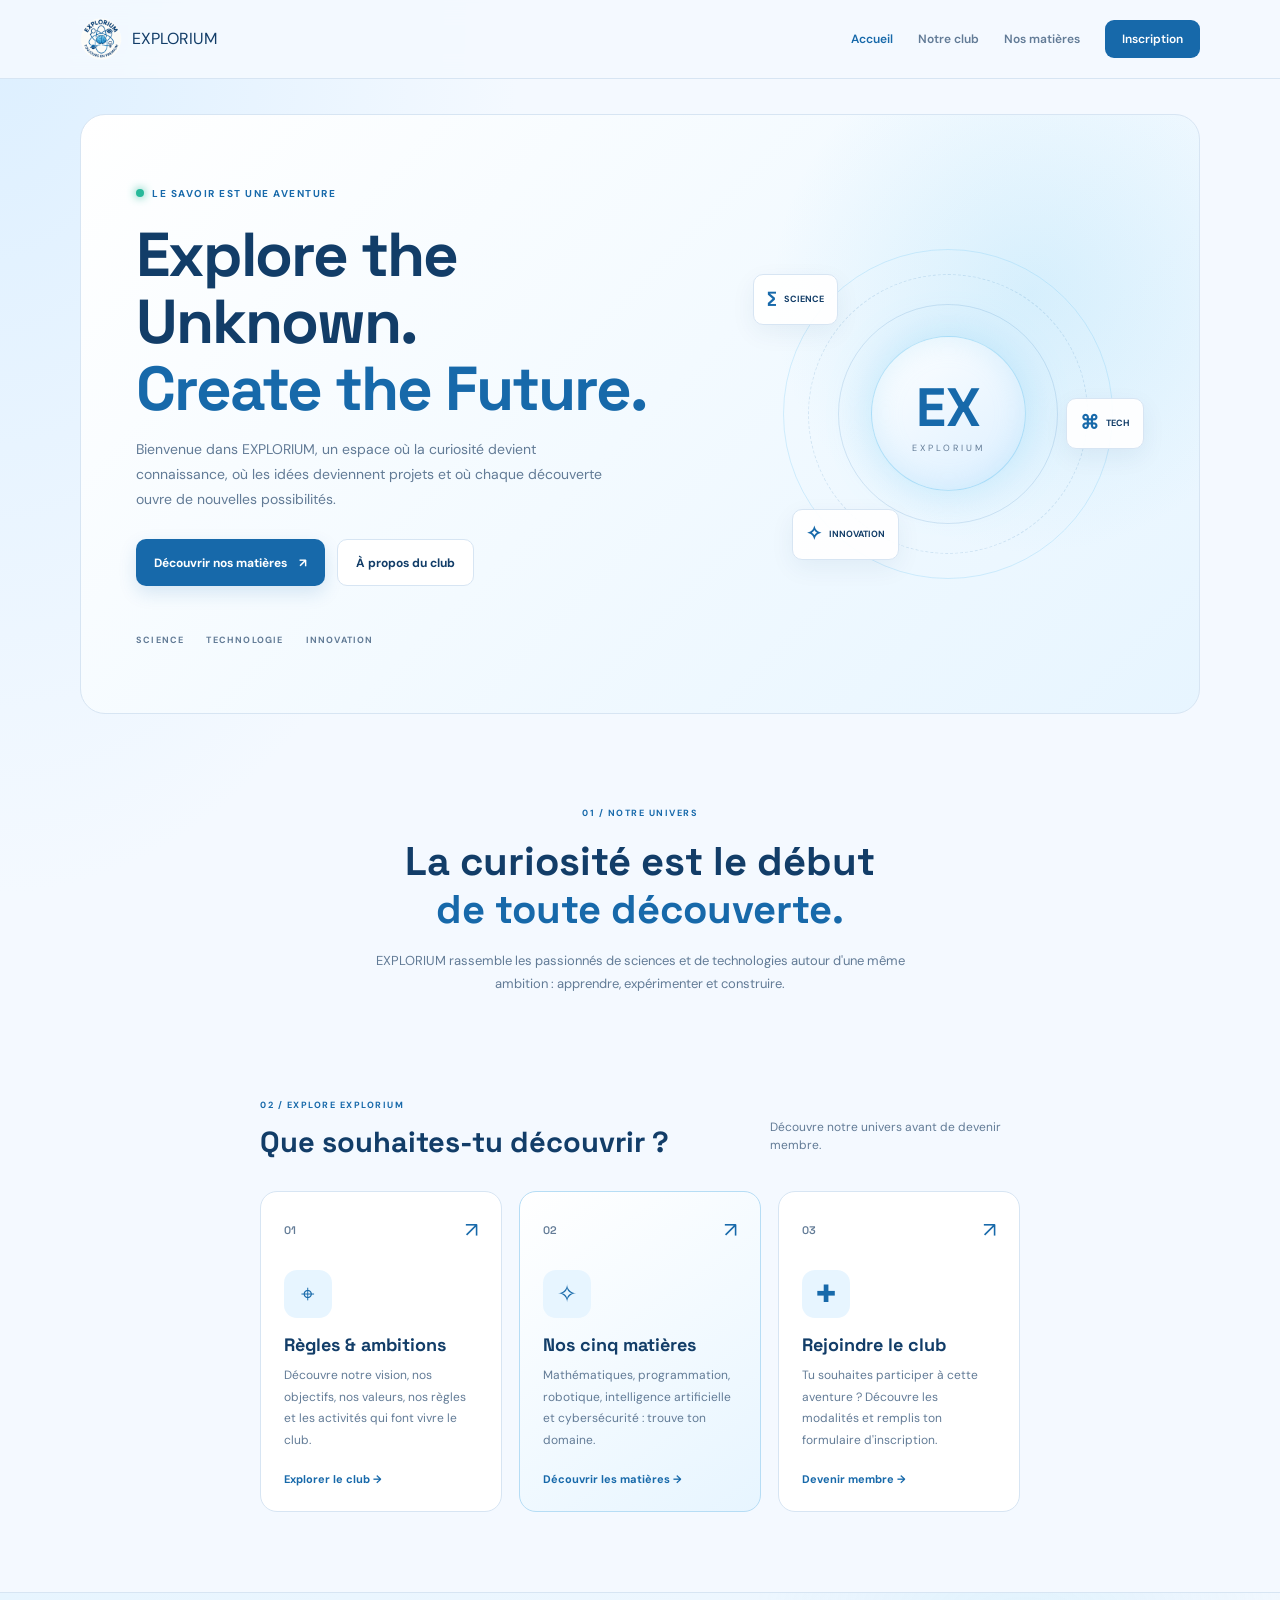
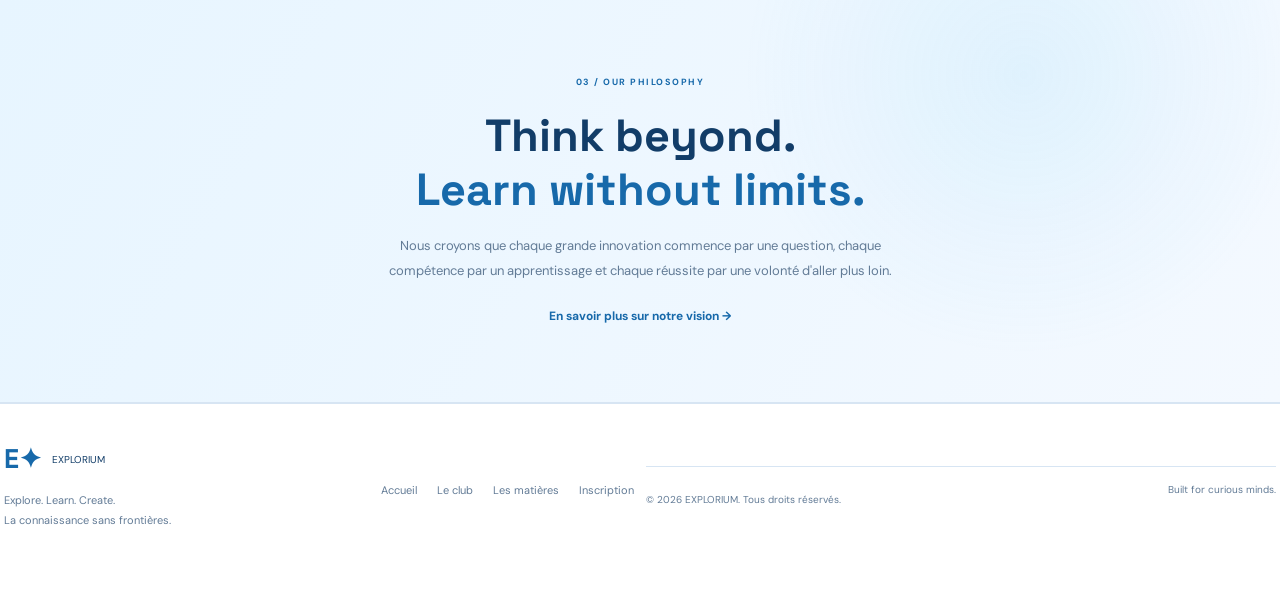
<file: index.html>
<!DOCTYPE html>
<html lang="fr">
<head>
    <meta charset="UTF-8">
    <meta name="viewport" content="width=device-width, initial-scale=1.0">

    <meta name="theme-color" content="#0b1020">
    <meta name="description" content="EXPLORIUM - Un club dédié aux sciences, à la programmation, à la robotique, à la Data Science et à la cybersécurité.">

    <title>EXPLORIUM | Explore, Learn, Create</title>

    <!-- Police d'écriture -->
    <link rel="preconnect" href="https://fonts.googleapis.com">
    <link rel="preconnect" href="https://fonts.gstatic.com" crossorigin>

    <link href="https://fonts.googleapis.com/css2?family=DM+Sans:wght@400;500;600;700&family=Space+Grotesk:wght@400;500;600;700&display=swap" rel="stylesheet">

    <!-- Feuille de style commune -->
    <link rel="stylesheet" href="style.css">
</head>

<body>

    <!-- ================= HEADER ================= -->

    <header class="header">

        <div class="container navbar">

            <a href="index.html" class="logo">
                <span class="logo-icon"><div class="logo-image-container">
      <img
        src="logo_explorium.png"
        alt="Logo EXPLORIUM"
        class="logo-image"
      >
    </div></span>
                <span>EXPLORIUM</span>
            </a>

            <nav class="nav-links">
                <a href="index.html" class="active">Accueil</a>
                <a href="regles.html">Notre club</a>
                <a href="matieres.html">Nos matières</a>
                <a href="inscription.html" class="nav-register">
                    Inscription
                </a>
            </nav>

        </div>

    </header>


    <!-- ================= HERO ================= -->

    <main>

        <section class="hero">

            <div class="hero-content">

                <span class="hero-tag">
                    <span class="status-dot"></span>
                    LE SAVOIR EST UNE AVENTURE
                </span>

                <h1>
                    Explore the Unknown.
                    <span>Create the Future.</span>
                </h1>

                <p class="hero-description">
                    Bienvenue dans EXPLORIUM, un espace où la curiosité
                    devient connaissance, où les idées deviennent projets
                    et où chaque découverte ouvre de nouvelles possibilités.
                </p>

                <div class="hero-actions">

                    <a href="matieres.html" class="btn btn-primary">
                        Découvrir nos matières
                        <span>↗</span>
                    </a>

                    <a href="regles.html" class="btn btn-secondary">
                        À propos du club
                    </a>

                </div>

                <div class="hero-bottom">
                    <span>SCIENCE</span>
                    <span>TECHNOLOGIE</span>
                    <span>INNOVATION</span>
                </div>

            </div>

            <div class="hero-visual">

                <div class="orbit orbit-one"></div>
                <div class="orbit orbit-two"></div>
                <div class="orbit orbit-three"></div>

                <div class="hero-symbol">
                    <span>EX</span>
                    <small>EXPLORIUM</small>
                </div>

                <div class="floating-card floating-card-one">
                    <span class="floating-icon">∑</span>
                    <span>SCIENCE</span>
                </div>

                <div class="floating-card floating-card-two">
                    <span class="floating-icon">⌘</span>
                    <span>TECH</span>
                </div>

                <div class="floating-card floating-card-three">
                    <span class="floating-icon">✧</span>
                    <span>INNOVATION</span>
                </div>

            </div>

        </section>


        <!-- ================= PRESENTATION ================= -->

        <section class="intro-section container">

            <div class="section-heading">

                <span class="section-label">01 / NOTRE UNIVERS</span>

                <h2>
                    La curiosité est le début
                    <span>de toute découverte.</span>
                </h2>

                <p>
                    EXPLORIUM rassemble les passionnés de sciences et
                    de technologies autour d'une même ambition :
                    apprendre, expérimenter et construire.
                </p>

            </div>

        </section>


        <!-- ================= MENU PRINCIPAL ================= -->

        <section class="main-menu container">

            <div class="menu-heading">
                <div>
                    <span class="section-label">02 / EXPLORE EXPLORIUM</span>
                    <h2>Que souhaites-tu découvrir ?</h2>
                </div>

                <p>
                    Découvre notre univers avant de devenir membre.
                </p>
            </div>


            <div class="menu-grid">


                <!-- CARTE 1 -->

                <a href="regles.html" class="menu-card">

                    <div class="card-top">
                        <span class="card-number">01</span>
                        <span class="card-arrow">↗</span>
                    </div>

                    <div class="card-icon">⌖</div>

                    <h3>Règles & ambitions</h3>

                    <p>
                        Découvre notre vision, nos objectifs,
                        nos valeurs, nos règles et les activités
                        qui font vivre le club.
                    </p>

                    <span class="card-link">
                        Explorer le club →
                    </span>

                </a>


                <!-- CARTE 2 -->

                <a href="matieres.html" class="menu-card featured-card">

                    <div class="card-top">
                        <span class="card-number">02</span>
                        <span class="card-arrow">↗</span>
                    </div>

                    <div class="card-icon">✧</div>

                    <h3>Nos cinq matières</h3>

                    <p>
                        Mathématiques, programmation, robotique,
                        intelligence artificielle et cybersécurité :
                        trouve ton domaine.
                    </p>

                    <span class="card-link">
                        Découvrir les matières →
                    </span>

                </a>


                <!-- CARTE 3 -->

                <a href="inscription.html" class="menu-card">

                    <div class="card-top">
                        <span class="card-number">03</span>
                        <span class="card-arrow">↗</span>
                    </div>

                    <div class="card-icon">✚</div>

                    <h3>Rejoindre le club</h3>

                    <p>
                        Tu souhaites participer à cette aventure ?
                        Découvre les modalités et remplis
                        ton formulaire d'inscription.
                    </p>

                    <span class="card-link">
                        Devenir membre →
                    </span>

                </a>


            </div>

        </section>


        <!-- ================= PHILOSOPHIE ================= -->

        <section class="philosophy-section">

            <div class="container philosophy-content">

                <span class="section-label">
                    03 / OUR PHILOSOPHY
                </span>

                <h2>
                    Think beyond.
                    <span>Learn without limits.</span>
                </h2>

                <p>
                    Nous croyons que chaque grande innovation commence
                    par une question, chaque compétence par un
                    apprentissage et chaque réussite par une volonté
                    d'aller plus loin.
                </p>

                <a href="regles.html" class="text-link">
                    En savoir plus sur notre vision →
                </a>

            </div>

        </section>

    </main>


    <!-- ================= FOOTER ================= -->

    <footer class="footer">

        <div class="container footer-content">

            <div class="footer-brand">

                <a href="index.html" class="logo">
                    <span class="logo-icon">E✦</span>
                    <span>EXPLORIUM</span>
                </a>

                <p>
                    Explore. Learn. Create.
                    <br>
                    La connaissance sans frontières.
                </p>

            </div>


            <div class="footer-links">

                <a href="index.html">Accueil</a>
                <a href="regles.html">Le club</a>
                <a href="matieres.html">Les matières</a>
                <a href="inscription.html">Inscription</a>

            </div>

        </div>

        <div class="container footer-bottom">

            <p>
                © 2026 EXPLORIUM. Tous droits réservés.
            </p>

            <span>Built for curious minds.</span>

        </div>

    </footer>

</body>
</html>
</file>
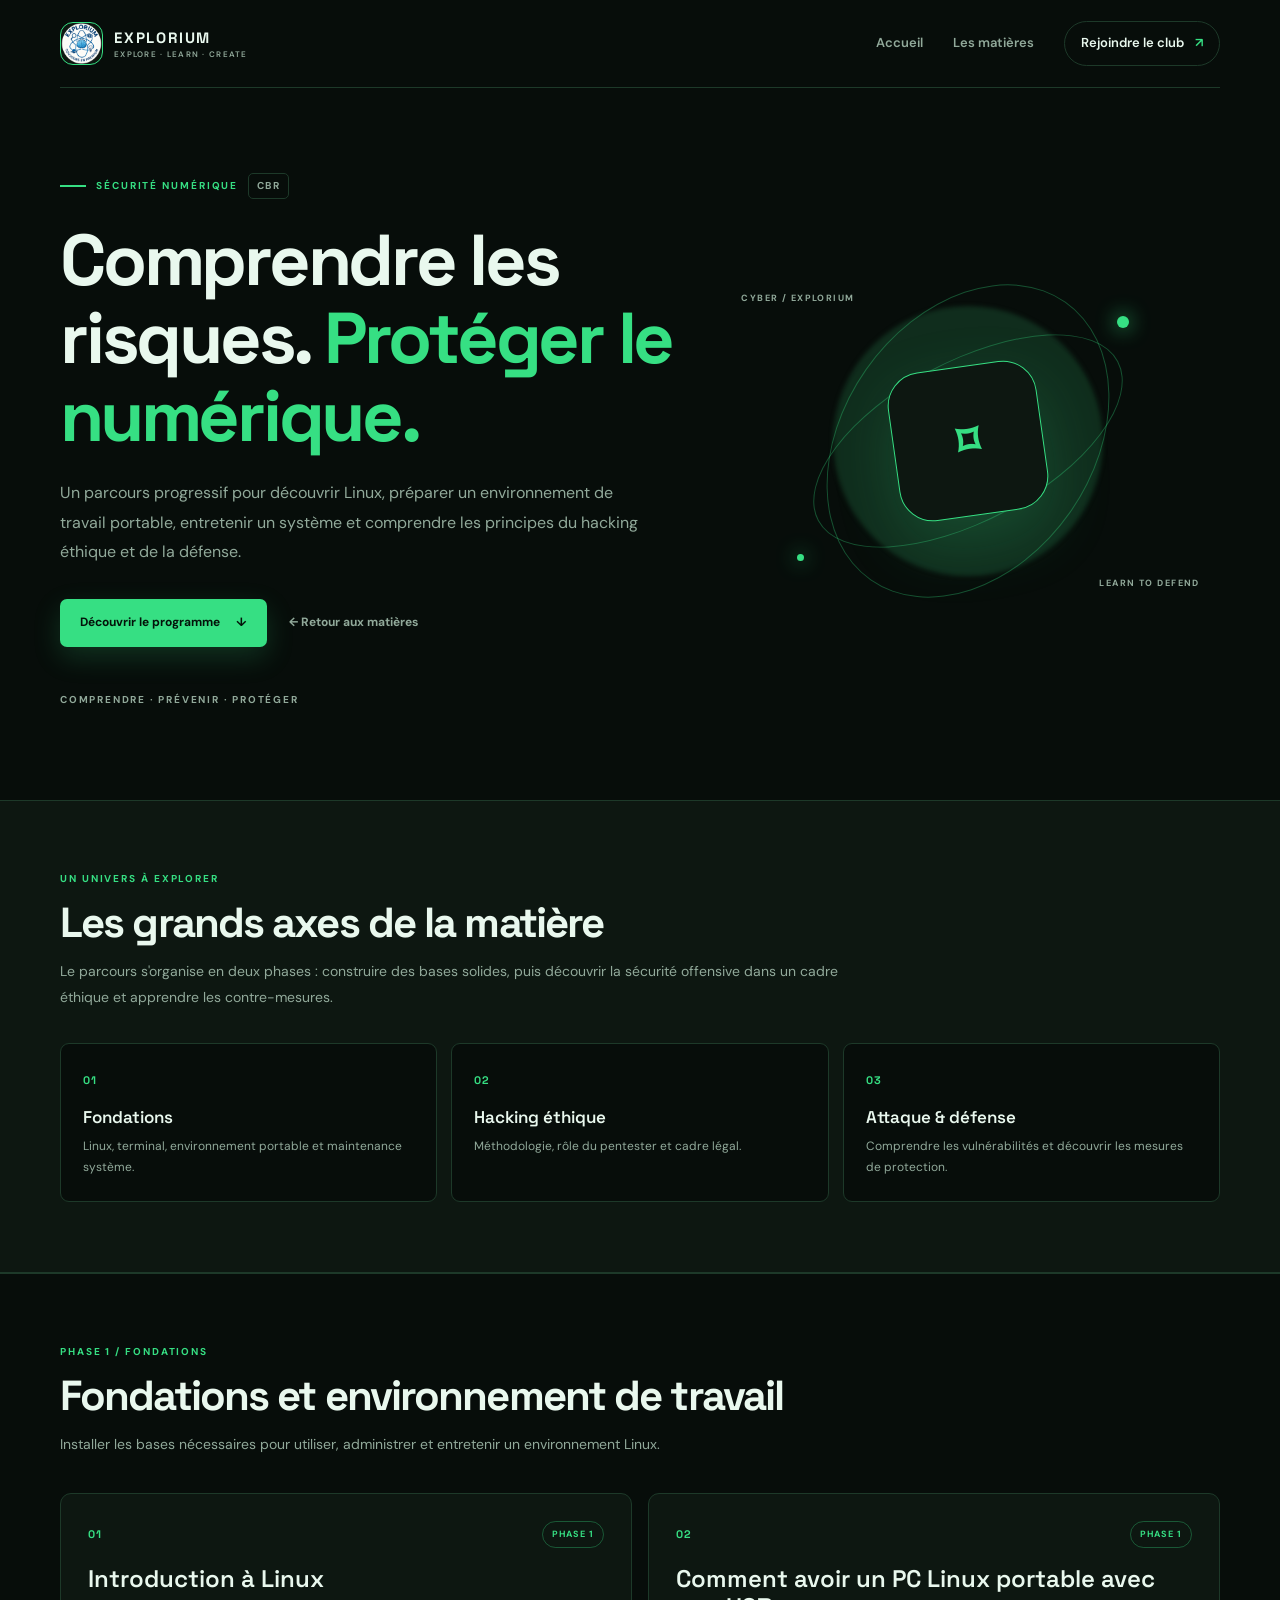
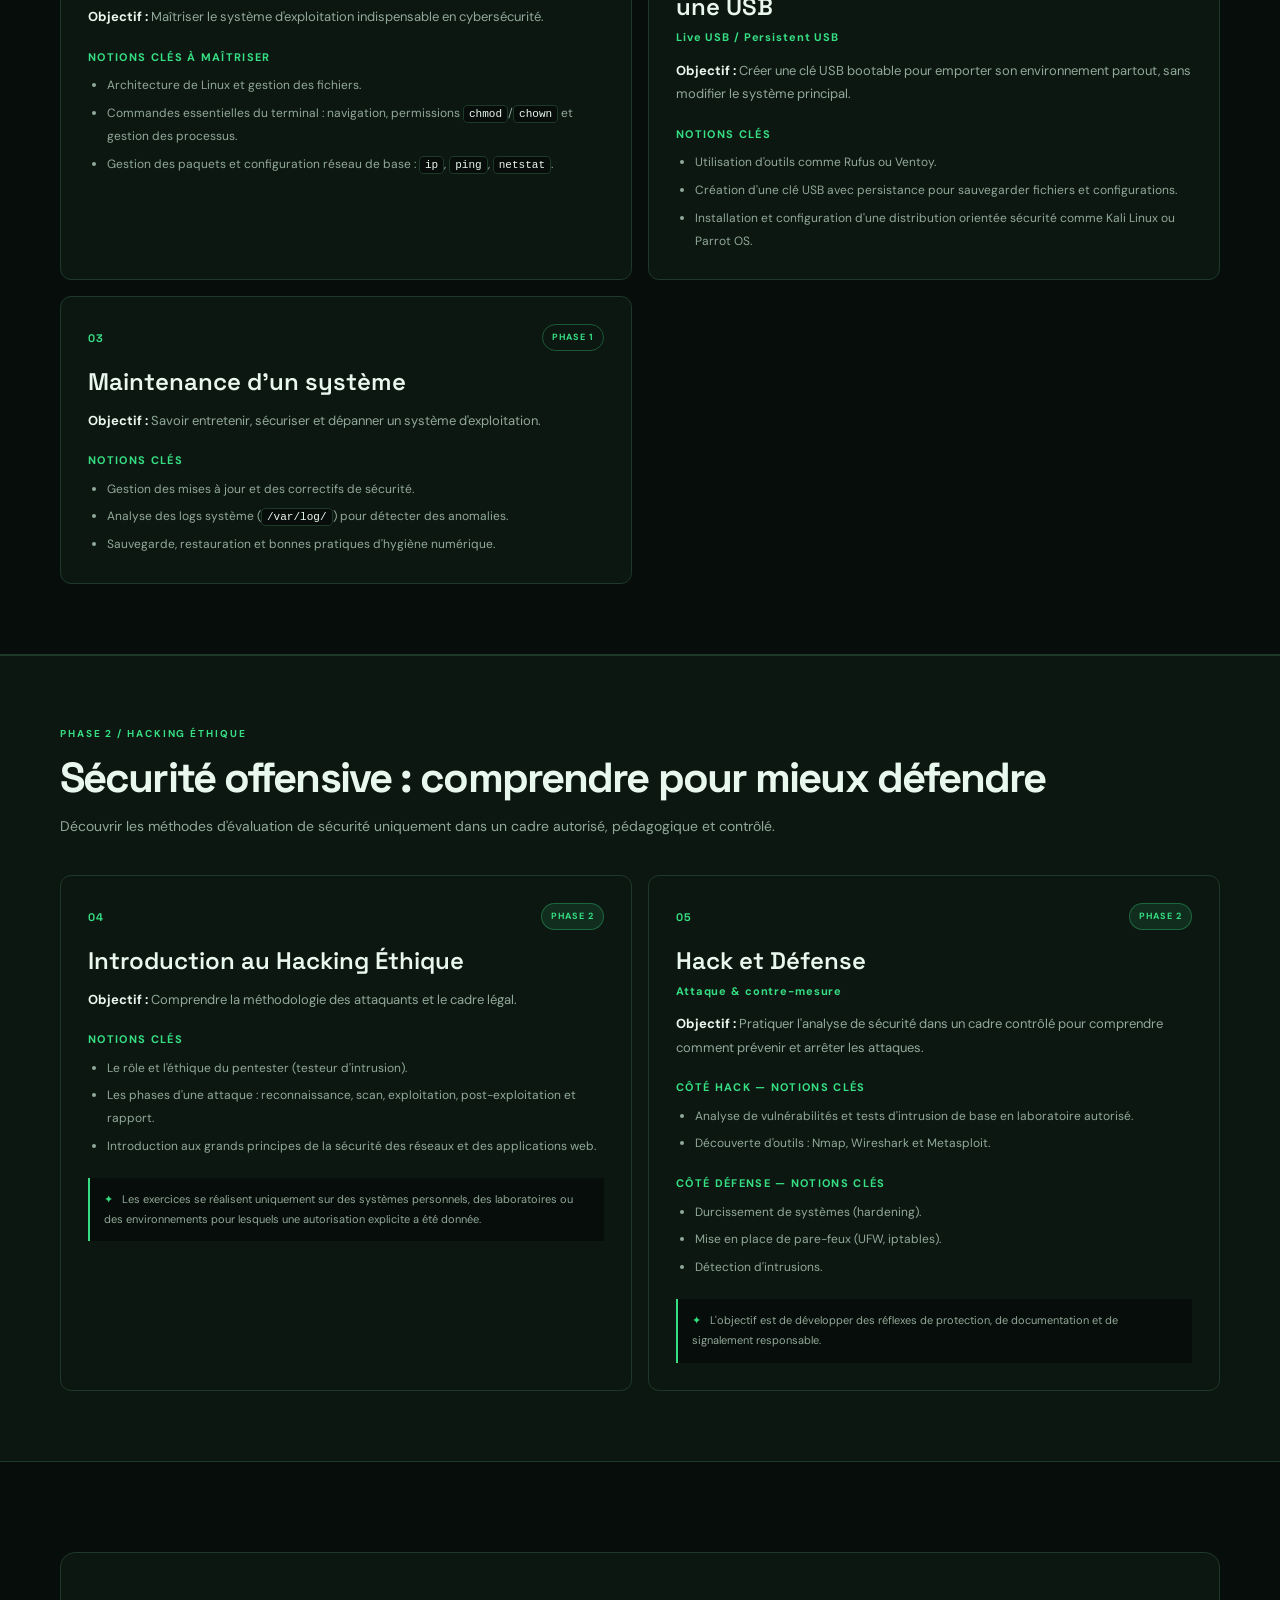
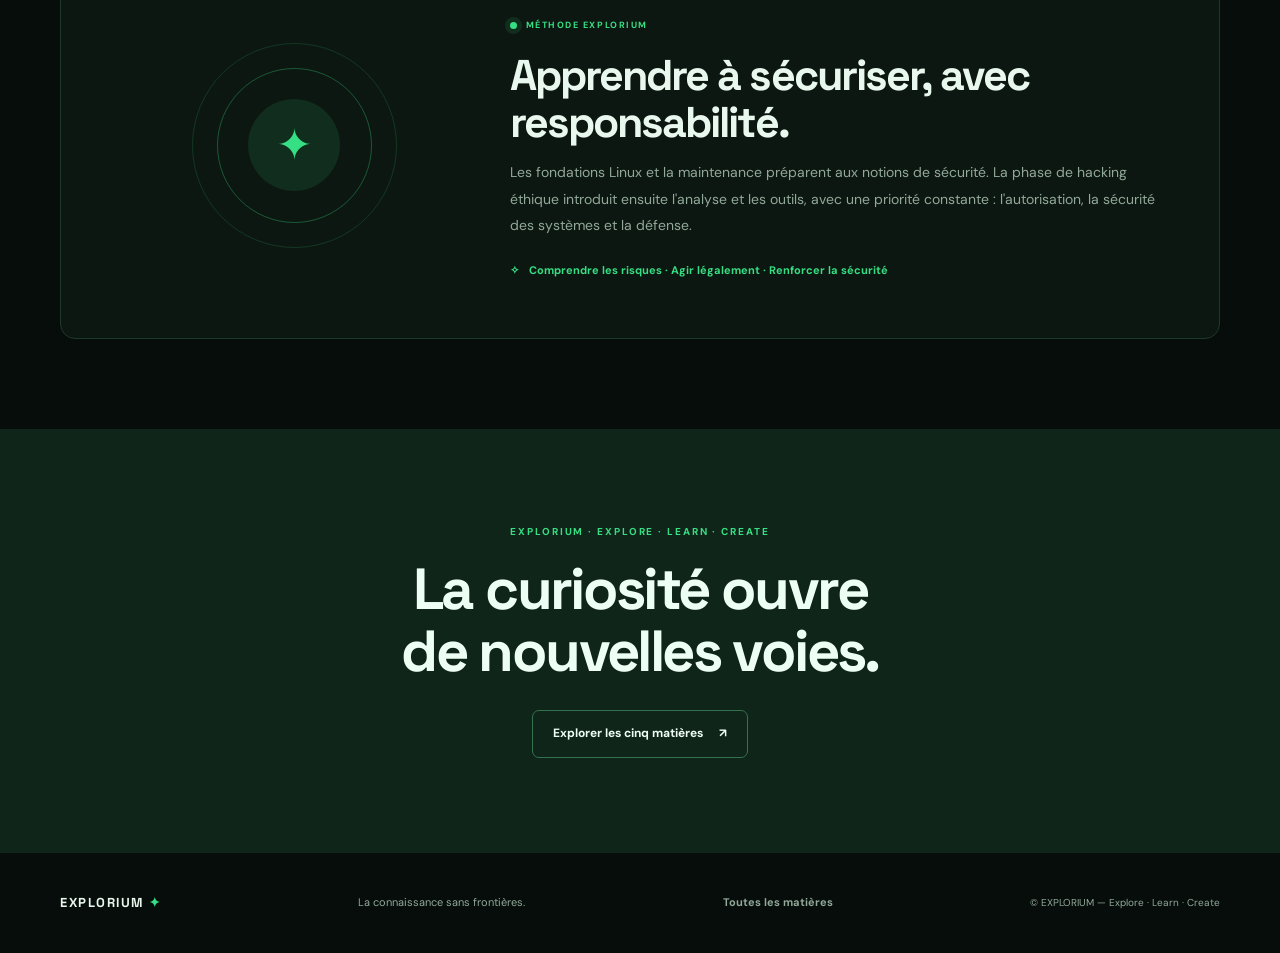
<file: cbr.html>
<!DOCTYPE html>
<html lang="fr">
<head>
  <meta charset="UTF-8">
  <meta name="viewport" content="width=device-width, initial-scale=1.0">
  <meta name="theme-color" content="#29d879">
  <meta name="description" content="Parcours EXPLORIUM de cybersécurité : Linux, environnement portable, maintenance, hacking éthique et défense des systèmes.">
  <title>CBR — Cybersécurité | EXPLORIUM</title>
  <link rel="stylesheet" href="cbr.css">
</head>
<body>
  <header class="site-header">
    <a class="brand" href="index.html" aria-label="EXPLORIUM, accueil">
      <span class="brand-mark"><img src="logo_explorium.png" alt="Logo EXPLORIUM" class="logo-image"></span>
      <span class="brand-name">EXPLORIUM<small>EXPLORE · LEARN · CREATE</small></span>
    </a>
    <nav class="main-nav" aria-label="Navigation principale">
      <a href="index.html">Accueil</a>
      <a href="matieres.html">Les matières</a>
      <a class="nav-cta" href="inscription.html">Rejoindre le club <span aria-hidden="true">↗</span></a>
    </nav>
  </header>

  <main>
    <section class="hero">
      <div class="hero-copy">
        <p class="eyebrow"><span class="eyebrow-line"></span>SÉCURITÉ NUMÉRIQUE <span class="subject-code">CBR</span></p>
        <h1>Comprendre les risques. <span>Protéger le numérique.</span></h1>
        <p class="hero-description">Un parcours progressif pour découvrir Linux, préparer un environnement de travail portable, entretenir un système et comprendre les principes du hacking éthique et de la défense.</p>
        <div class="hero-actions">
          <a class="button button-primary" href="#programme">Découvrir le programme <span aria-hidden="true">↓</span></a>
          <a class="text-link" href="matieres.html">← Retour aux matières</a>
        </div>
        <p class="hero-tagline">Comprendre · Prévenir · Protéger</p>
      </div>
      <div class="hero-art" aria-hidden="true">
        <div class="art-orbit orbit-one"></div><div class="art-orbit orbit-two"></div>
        <div class="art-core">⌑</div>
        <span class="art-dot dot-one"></span><span class="art-dot dot-two"></span>
        <span class="art-label label-top">CYBER / EXPLORIUM</span>
        <span class="art-label label-bottom">LEARN TO DEFEND</span>
      </div>
    </section>

    <section class="topic-section" aria-labelledby="axes-title">
      <div class="section-heading">
        <p class="eyebrow">UN UNIVERS À EXPLORER</p>
        <h2>Les grands axes de la matière</h2>
        <p class="section-intro">Le parcours s'organise en deux phases : construire des bases solides, puis découvrir la sécurité offensive dans un cadre éthique et apprendre les contre-mesures.</p>
      </div>
      <div class="topic-list">
        <article class="topic-chip"><span class="topic-number">01</span><h3>Fondations</h3><p>Linux, terminal, environnement portable et maintenance système.</p></article>
        <article class="topic-chip"><span class="topic-number">02</span><h3>Hacking éthique</h3><p>Méthodologie, rôle du pentester et cadre légal.</p></article>
        <article class="topic-chip"><span class="topic-number">03</span><h3>Attaque & défense</h3><p>Comprendre les vulnérabilités et découvrir les mesures de protection.</p></article>
      </div>
    </section>

    <section class="learning-section" id="programme">
      <div class="section-heading">
        <p class="eyebrow">PHASE 1 / FONDATIONS</p>
        <h2>Fondations et environnement de travail</h2>
        <p class="section-intro">Installer les bases nécessaires pour utiliser, administrer et entretenir un environnement Linux.</p>
      </div>
      <div class="course-list">
        <article class="course-card">
          <div class="course-head"><span class="course-number">01</span><span class="phase-tag">PHASE 1</span></div>
          <h3>Introduction à Linux</h3>
          <p class="course-objective"><strong>Objectif :</strong> Maîtriser le système d'exploitation indispensable en cybersécurité.</p>
          <h4>Notions clés à maîtriser</h4>
          <ul>
            <li>Architecture de Linux et gestion des fichiers.</li>
            <li>Commandes essentielles du terminal : navigation, permissions <code>chmod</code>/<code>chown</code> et gestion des processus.</li>
            <li>Gestion des paquets et configuration réseau de base : <code>ip</code>, <code>ping</code>, <code>netstat</code>.</li>
          </article>
        <article class="course-card">
          <div class="course-head"><span class="course-number">02</span><span class="phase-tag">PHASE 1</span></div>
          <h3>Comment avoir un PC Linux portable avec une USB</h3>
          <p class="course-subtitle">Live USB / Persistent USB</p>
          <p class="course-objective"><strong>Objectif :</strong> Créer une clé USB bootable pour emporter son environnement partout, sans modifier le système principal.</p>
          <h4>Notions clés</h4>
          <ul>
            <li>Utilisation d'outils comme Rufus ou Ventoy.</li>
            <li>Création d'une clé USB avec persistance pour sauvegarder fichiers et configurations.</li>
            <li>Installation et configuration d'une distribution orientée sécurité comme Kali Linux ou Parrot OS.</li>
          </ul>
        </article>
        <article class="course-card">
          <div class="course-head"><span class="course-number">03</span><span class="phase-tag">PHASE 1</span></div>
          <h3>Maintenance d'un système</h3>
          <p class="course-objective"><strong>Objectif :</strong> Savoir entretenir, sécuriser et dépanner un système d'exploitation.</p>
          <h4>Notions clés</h4>
          <ul>
            <li>Gestion des mises à jour et des correctifs de sécurité.</li>
            <li>Analyse des logs système (<code>/var/log/</code>) pour détecter des anomalies.</li>
            <li>Sauvegarde, restauration et bonnes pratiques d'hygiène numérique.</li>
          </ul>
        </article>
      </div>
    </section>

    <section class="learning-section offensive-section">
      <div class="section-heading">
        <p class="eyebrow">PHASE 2 / HACKING ÉTHIQUE</p>
        <h2>Sécurité offensive : comprendre pour mieux défendre</h2>
        <p class="section-intro">Découvrir les méthodes d'évaluation de sécurité uniquement dans un cadre autorisé, pédagogique et contrôlé.</p>
      </div>
      <div class="course-list">
        <article class="course-card">
          <div class="course-head"><span class="course-number">04</span><span class="phase-tag phase-tag-green">PHASE 2</span></div>
          <h3>Introduction au Hacking Éthique</h3>
          <p class="course-objective"><strong>Objectif :</strong> Comprendre la méthodologie des attaquants et le cadre légal.</p>
          <h4>Notions clés</h4>
          <ul>
            <li>Le rôle et l'éthique du pentester (testeur d'intrusion).</li>
            <li>Les phases d'une attaque : reconnaissance, scan, exploitation, post-exploitation et rapport.</li>
            <li>Introduction aux grands principes de la sécurité des réseaux et des applications web.</li>
          </ul>
          <p class="safety-note"><span aria-hidden="true">✦</span> Les exercices se réalisent uniquement sur des systèmes personnels, des laboratoires ou des environnements pour lesquels une autorisation explicite a été donnée.</p>
        </article>
        <article class="course-card">
          <div class="course-head"><span class="course-number">05</span><span class="phase-tag phase-tag-green">PHASE 2</span></div>
          <h3>Hack et Défense</h3>
          <p class="course-subtitle">Attaque & contre-mesure</p>
          <p class="course-objective"><strong>Objectif :</strong> Pratiquer l'analyse de sécurité dans un cadre contrôlé pour comprendre comment prévenir et arrêter les attaques.</p>
          <h4>Côté Hack — notions clés</h4>
          <ul>
            <li>Analyse de vulnérabilités et tests d'intrusion de base en laboratoire autorisé.</li>
            <li>Découverte d'outils : Nmap, Wireshark et Metasploit.</li>
          </ul>
          <h4>Côté Défense — notions clés</h4>
          <ul>
            <li>Durcissement de systèmes (hardening).</li>
            <li>Mise en place de pare-feux (UFW, iptables).</li>
            <li>Détection d'intrusions.</li>
          </ul>
          <p class="safety-note"><span aria-hidden="true">✦</span> L'objectif est de développer des réflexes de protection, de documentation et de signalement responsable.</p>
        </article>
      </div>
    </section>

    <section class="status-section">
      <div class="status-card">
        <div class="status-visual" aria-hidden="true"><span class="status-icon">✦</span><span class="status-ring ring-a"></span><span class="status-ring ring-b"></span></div>
        <div class="status-content">
          <span class="status-label"><span class="status-pulse"></span> MÉTHODE EXPLORIUM</span>
          <h2>Apprendre à sécuriser, avec responsabilité.</h2>
          <p>Les fondations Linux et la maintenance préparent aux notions de sécurité. La phase de hacking éthique introduit ensuite l'analyse et les outils, avec une priorité constante : l'autorisation, la sécurité des systèmes et la défense.</p>
          <div class="status-note"><span aria-hidden="true">✧</span> Comprendre les risques · Agir légalement · Renforcer la sécurité</div>
        </div>
      </div>
    </section>

    <section class="closing">
      <p class="eyebrow">EXPLORIUM · EXPLORE · LEARN · CREATE</p>
      <h2>La curiosité ouvre<br>de nouvelles voies.</h2>
      <a class="button button-secondary" href="matieres.html">Explorer les cinq matières <span aria-hidden="true">↗</span></a>
    </section>
  </main>

  <footer class="site-footer">
    <a class="footer-brand" href="index.html">EXPLORIUM <span>✦</span></a>
    <p>La connaissance sans frontières.</p>
    <a href="matieres.html">Toutes les matières</a>
    <small>© EXPLORIUM — Explore · Learn · Create</small>
  </footer>
</body>
</html>
</file>
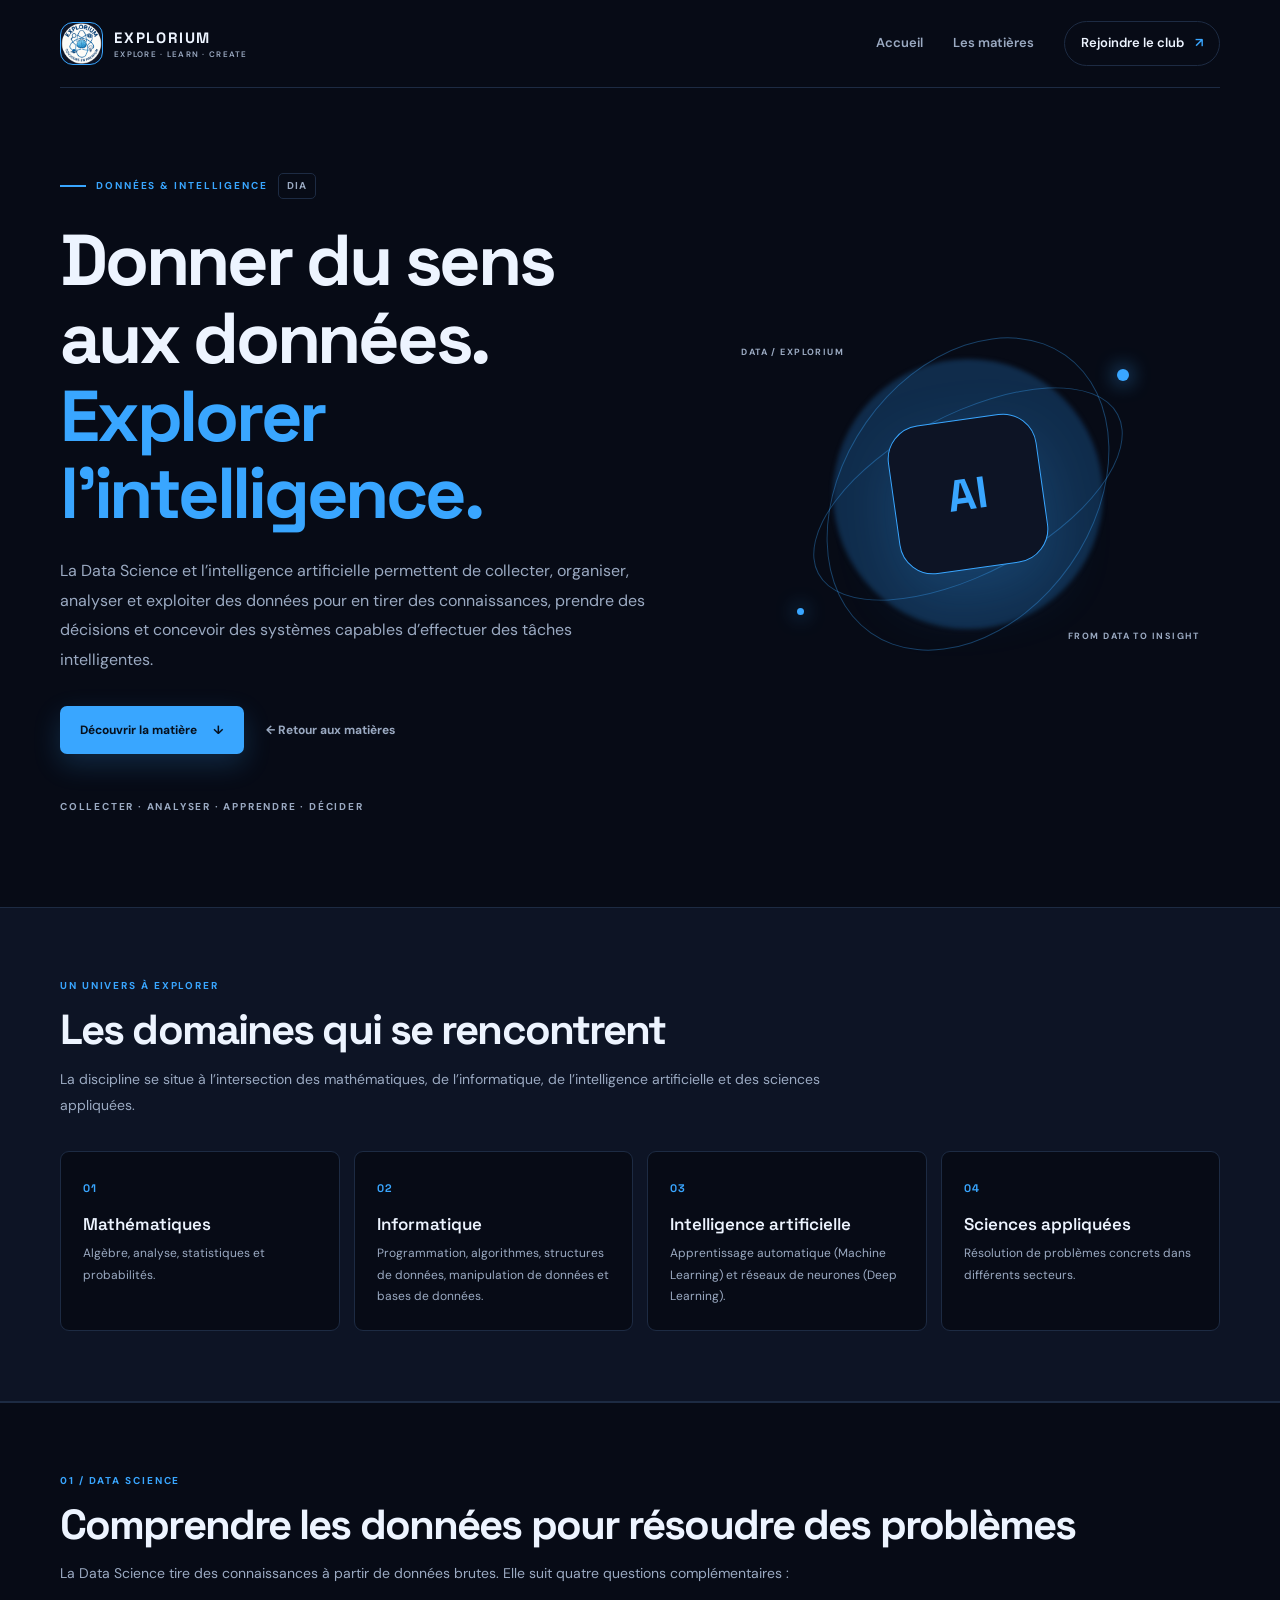
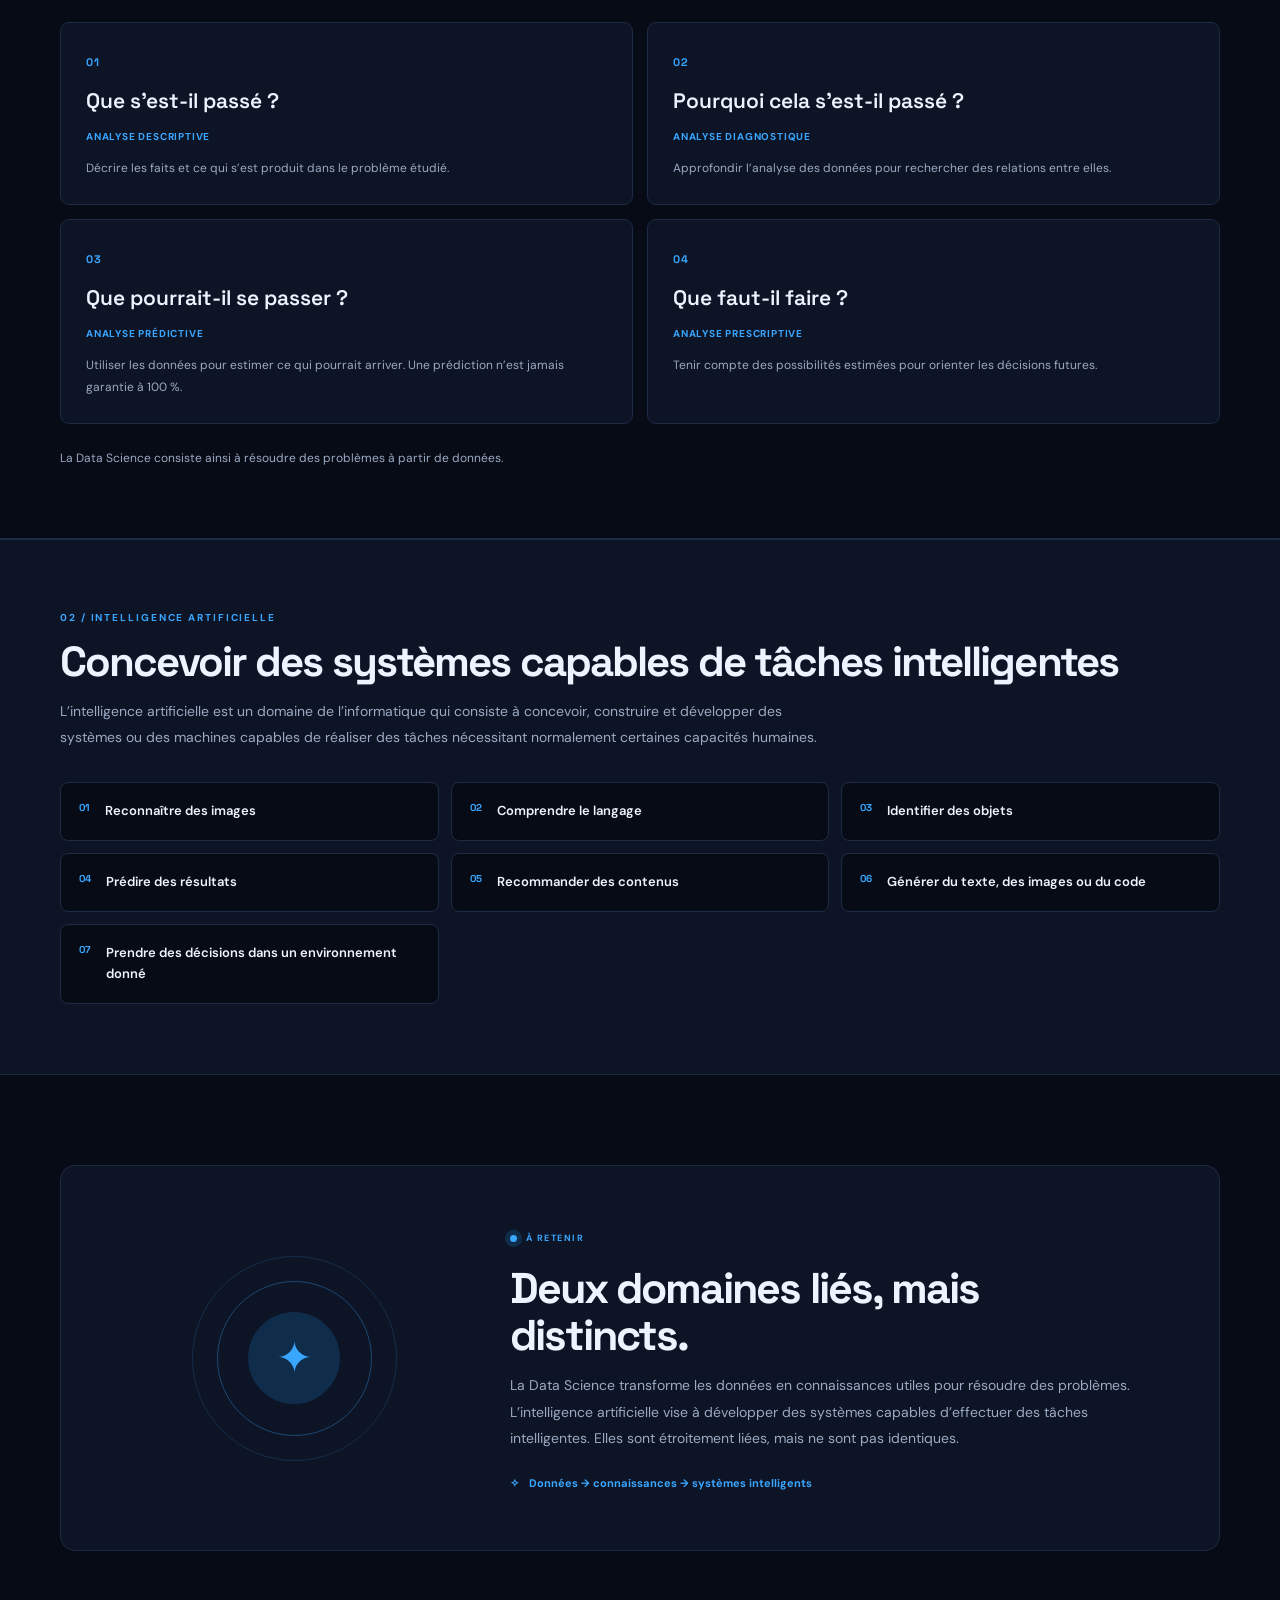
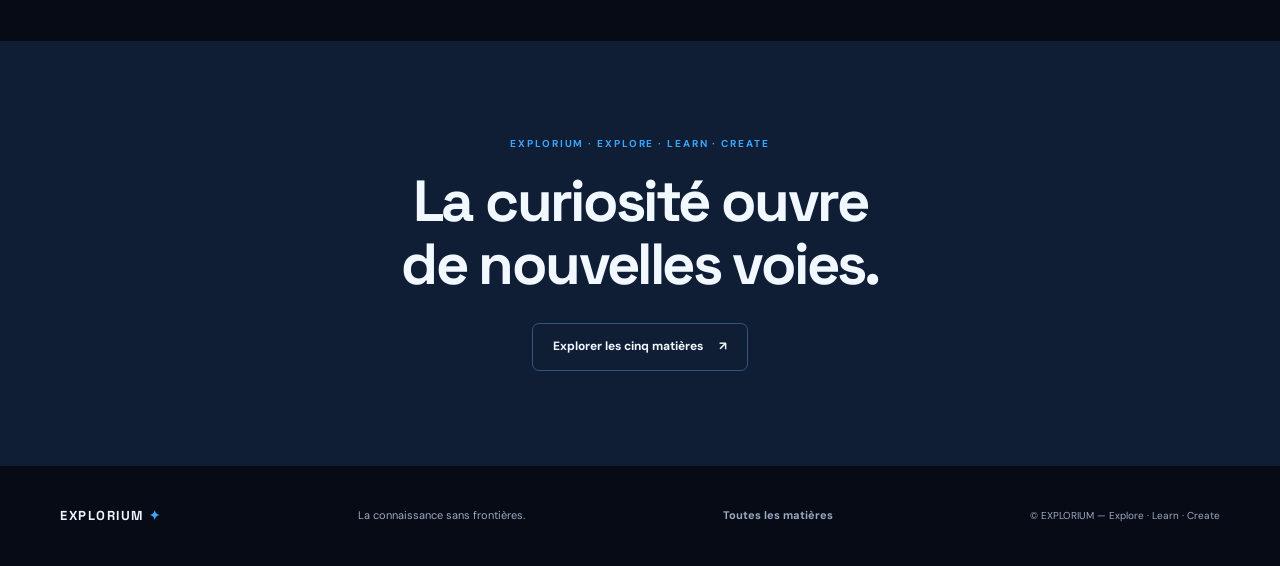
<file: dia.html>
<!DOCTYPE html>
<html lang="fr">
<head>
  <meta charset="UTF-8">
  <meta name="viewport" content="width=device-width, initial-scale=1.0">
  <meta name="theme-color" content="#168cff">
  <meta name="description" content="Découvrez la Data Science et l'intelligence artificielle : données, analyses, apprentissage automatique et applications concrètes.">
  <title>DIA — Data Science & IA | EXPLORIUM</title>
  <link rel="stylesheet" href="dia.css">
</head>
<body>
  <header class="site-header">
    <a class="brand" href="index.html" aria-label="EXPLORIUM, accueil">
      <span class="brand-mark"><img src="logo_explorium.png" alt="Logo EXPLORIUM" class="logo-image"></span>
      <span class="brand-name">EXPLORIUM<small>EXPLORE · LEARN · CREATE</small></span>
    </a>
    <nav class="main-nav" aria-label="Navigation principale">
      <a href="index.html">Accueil</a>
      <a href="matieres.html">Les matières</a>
      <a class="nav-cta" href="inscription.html">Rejoindre le club <span aria-hidden="true">↗</span></a>
    </nav>
  </header>

  <main>
    <section class="hero">
      <div class="hero-copy">
        <p class="eyebrow"><span class="eyebrow-line"></span>DONNÉES & INTELLIGENCE <span class="subject-code">DIA</span></p>
        <h1>Donner du sens aux données. <span>Explorer l’intelligence.</span></h1>
        <p class="hero-description">La Data Science et l’intelligence artificielle permettent de collecter, organiser, analyser et exploiter des données pour en tirer des connaissances, prendre des décisions et concevoir des systèmes capables d’effectuer des tâches intelligentes.</p>
        <div class="hero-actions">
          <a class="button button-primary" href="#programme">Découvrir la matière <span aria-hidden="true">↓</span></a>
          <a class="text-link" href="matieres.html">← Retour aux matières</a>
        </div>
        <p class="hero-tagline">Collecter · Analyser · Apprendre · Décider</p>
      </div>
      <div class="hero-art" aria-hidden="true">
        <div class="art-orbit orbit-one"></div><div class="art-orbit orbit-two"></div>
        <div class="art-core">AI</div>
        <span class="art-dot dot-one"></span><span class="art-dot dot-two"></span>
        <span class="art-label label-top">DATA / EXPLORIUM</span>
        <span class="art-label label-bottom">FROM DATA TO INSIGHT</span>
      </div>
    </section>

    <section class="topic-section" aria-labelledby="axes-title">
      <div class="section-heading">
        <p class="eyebrow">UN UNIVERS À EXPLORER</p>
        <h2 id="axes-title">Les domaines qui se rencontrent</h2>
        <p class="section-intro">La discipline se situe à l’intersection des mathématiques, de l’informatique, de l’intelligence artificielle et des sciences appliquées.</p>
      </div>
      <div class="topic-list">
        <article class="topic-chip"><span class="topic-number">01</span><h3>Mathématiques</h3><p>Algèbre, analyse, statistiques et probabilités.</p></article>
        <article class="topic-chip"><span class="topic-number">02</span><h3>Informatique</h3><p>Programmation, algorithmes, structures de données, manipulation de données et bases de données.</p></article>
        <article class="topic-chip"><span class="topic-number">03</span><h3>Intelligence artificielle</h3><p>Apprentissage automatique (Machine Learning) et réseaux de neurones (Deep Learning).</p></article>
        <article class="topic-chip"><span class="topic-number">04</span><h3>Sciences appliquées</h3><p>Résolution de problèmes concrets dans différents secteurs.</p></article>
      </div>
    </section>

    <section class="learning-section" id="programme">
      <div class="section-heading">
        <p class="eyebrow">01 / DATA SCIENCE</p>
        <h2>Comprendre les données pour résoudre des problèmes</h2>
        <p class="section-intro">La Data Science tire des connaissances à partir de données brutes. Elle suit quatre questions complémentaires :</p>
      </div>
      <div class="analysis-grid">
        <article class="analysis-card"><span class="analysis-step">01</span><h3>Que s’est-il passé ?</h3><span class="analysis-type">Analyse descriptive</span><p>Décrire les faits et ce qui s’est produit dans le problème étudié.</p></article>
        <article class="analysis-card"><span class="analysis-step">02</span><h3>Pourquoi cela s’est-il passé ?</h3><span class="analysis-type">Analyse diagnostique</span><p>Approfondir l’analyse des données pour rechercher des relations entre elles.</p></article>
        <article class="analysis-card"><span class="analysis-step">03</span><h3>Que pourrait-il se passer ?</h3><span class="analysis-type">Analyse prédictive</span><p>Utiliser les données pour estimer ce qui pourrait arriver. Une prédiction n’est jamais garantie à 100 %.</p></article>
        <article class="analysis-card"><span class="analysis-step">04</span><h3>Que faut-il faire ?</h3><span class="analysis-type">Analyse prescriptive</span><p>Tenir compte des possibilités estimées pour orienter les décisions futures.</p></article>
      </div>
      <p class="section-footnote">La Data Science consiste ainsi à résoudre des problèmes à partir de données.</p>
    </section>

    <section class="ai-section">
      <div class="ai-heading">
        <p class="eyebrow">02 / INTELLIGENCE ARTIFICIELLE</p>
        <h2>Concevoir des systèmes capables de tâches intelligentes</h2>
        <p>L’intelligence artificielle est un domaine de l’informatique qui consiste à concevoir, construire et développer des systèmes ou des machines capables de réaliser des tâches nécessitant normalement certaines capacités humaines.</p>
      </div>
      <div class="ai-examples">
        <div class="ai-example"><span>01</span><p>Reconnaître des images</p></div>
        <div class="ai-example"><span>02</span><p>Comprendre le langage</p></div>
        <div class="ai-example"><span>03</span><p>Identifier des objets</p></div>
        <div class="ai-example"><span>04</span><p>Prédire des résultats</p></div>
        <div class="ai-example"><span>05</span><p>Recommander des contenus</p></div>
        <div class="ai-example"><span>06</span><p>Générer du texte, des images ou du code</p></div>
        <div class="ai-example"><span>07</span><p>Prendre des décisions dans un environnement donné</p></div>
      </div>
    </section>

    <section class="status-section">
      <div class="status-card">
        <div class="status-visual" aria-hidden="true"><span class="status-icon">✦</span><span class="status-ring ring-a"></span><span class="status-ring ring-b"></span></div>
        <div class="status-content">
          <span class="status-label"><span class="status-pulse"></span> À RETENIR</span>
          <h2>Deux domaines liés, mais distincts.</h2>
          <p>La Data Science transforme les données en connaissances utiles pour résoudre des problèmes. L’intelligence artificielle vise à développer des systèmes capables d’effectuer des tâches intelligentes. Elles sont étroitement liées, mais ne sont pas identiques.</p>
          <div class="status-note"><span aria-hidden="true">✧</span> Données → connaissances → systèmes intelligents</div>
        </div>
      </div>
    </section>

    <section class="closing">
      <p class="eyebrow">EXPLORIUM · EXPLORE · LEARN · CREATE</p>
      <h2>La curiosité ouvre<br>de nouvelles voies.</h2>
      <a class="button button-secondary" href="matieres.html">Explorer les cinq matières <span aria-hidden="true">↗</span></a>
    </section>
  </main>

  <footer class="site-footer">
    <a class="footer-brand" href="index.html">EXPLORIUM <span>✦</span></a>
    <p>La connaissance sans frontières.</p>
    <a href="matieres.html">Toutes les matières</a>
    <small>© EXPLORIUM — Explore · Learn · Create</small>
  </footer>
</body>
</html>
</file>
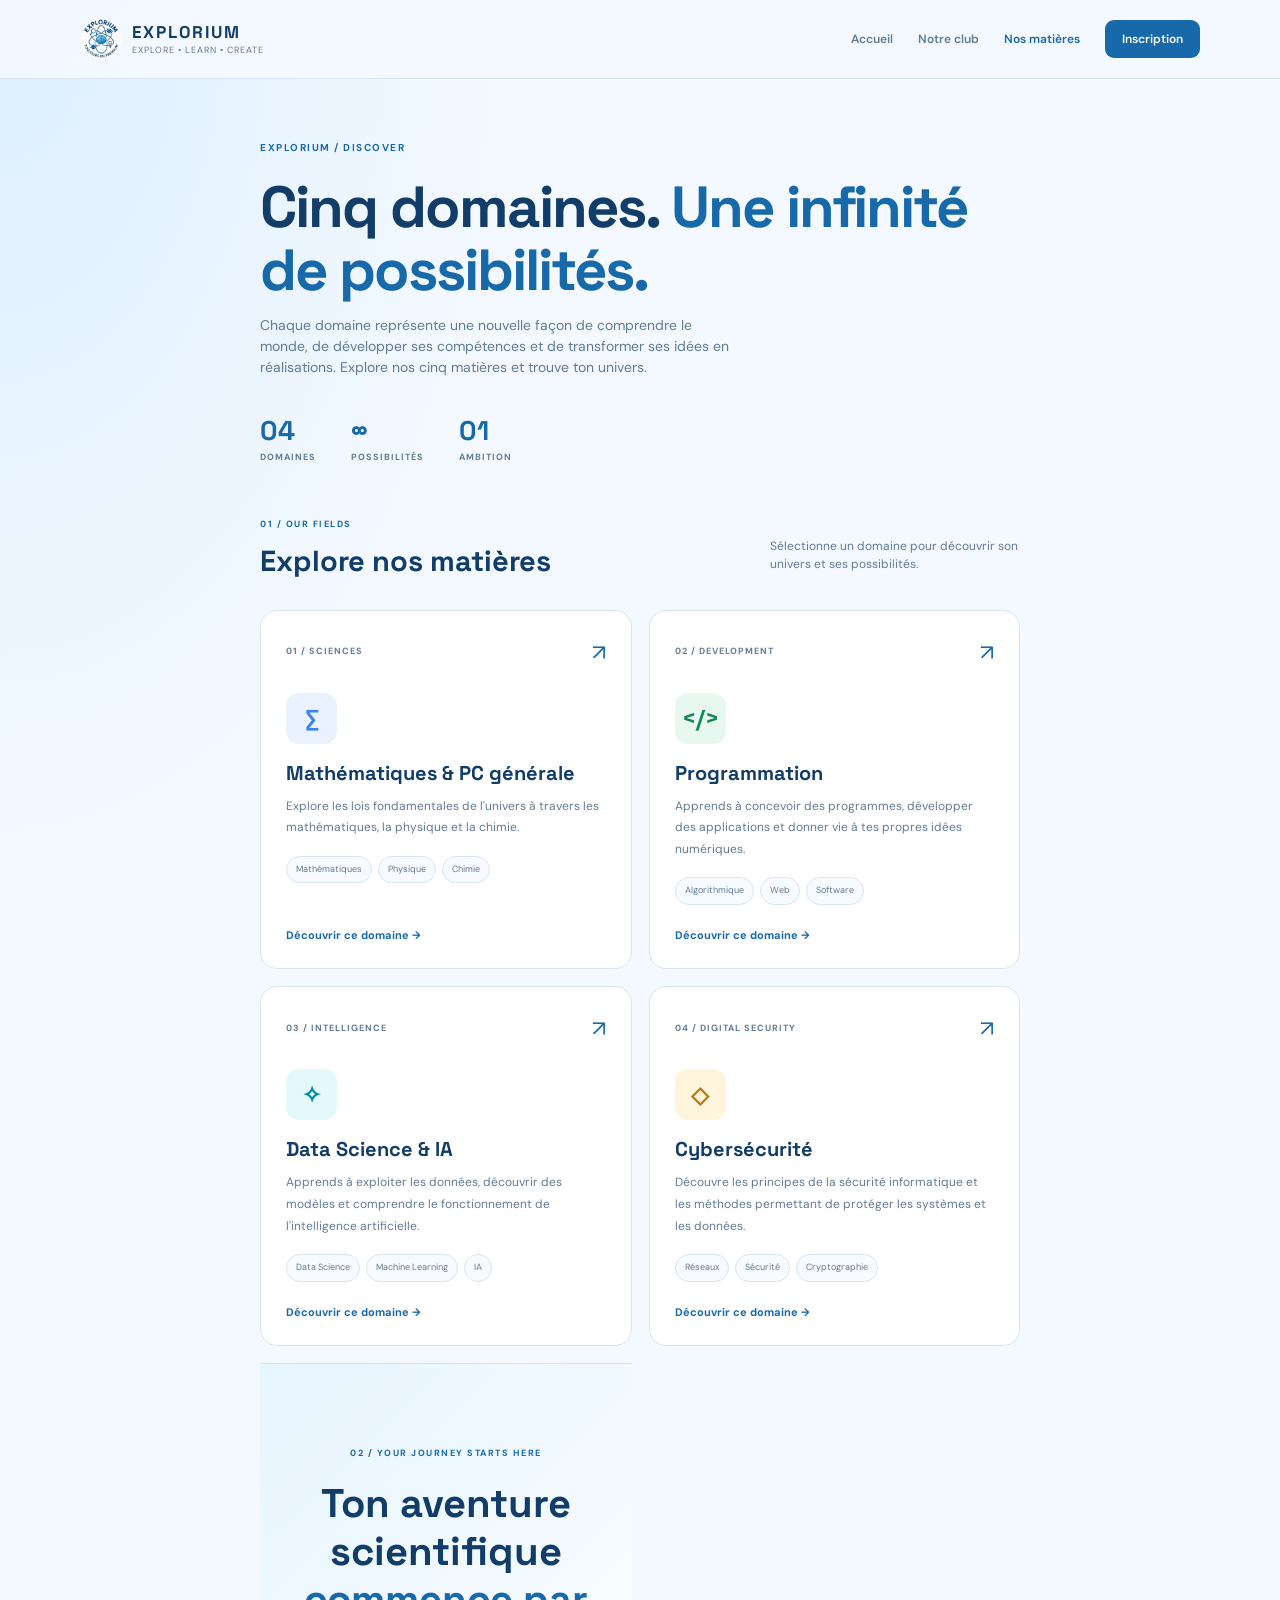
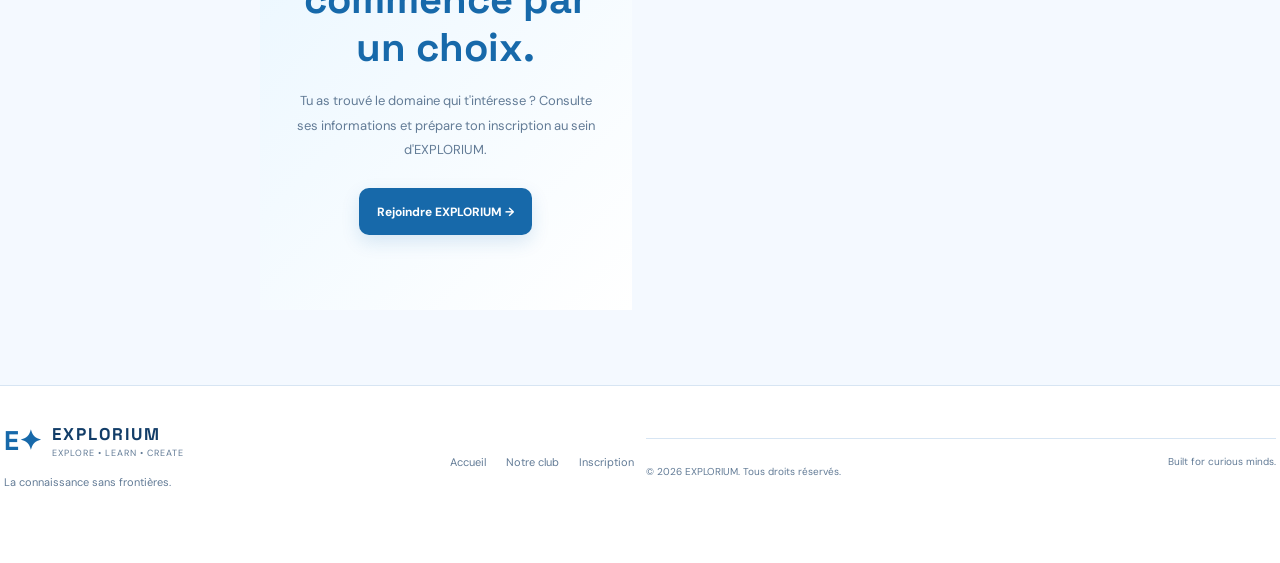
<file: matieres.html>
<!DOCTYPE html>
<html lang="fr">

<head>
    <meta charset="UTF-8">
    <meta name="viewport" content="width=device-width, initial-scale=1.0">

    <meta name="theme-color" content="#f4f9ff">
    <meta name="description" content="Explorez les cinq domaines scientifiques et technologiques du club EXPLORIUM.">

    <title>Nos matières | EXPLORIUM</title>

    <link rel="preconnect" href="https://fonts.googleapis.com">
    <link rel="preconnect" href="https://fonts.gstatic.com" crossorigin>

    <link href="https://fonts.googleapis.com/css2?family=DM+Sans:wght@400;500;600;700&family=Space+Grotesk:wght@400;500;600;700&display=swap" rel="stylesheet">

    <link rel="stylesheet" href="style.css">
    <link rel="stylesheet" href="style2.css">
</head>

<body>

<!-- ================= HEADER ================= -->

<header class="header">

    <div class="navbar">

        <a href="index.html" class="logo">
            <span class="logo-icon"><div class="logo-image-container">
      <img
        src="logo_explorium.png"
        alt="Logo EXPLORIUM"
        class="logo-image"
      >
    </div></span>

            <span class="logo-text">
                <strong>EXPLORIUM</strong>
                <small>EXPLORE • LEARN • CREATE</small>
            </span>
        </a>

        <nav class="nav-links">
            <a href="index.html">Accueil</a>
            <a href="regles.html">Notre club</a>
            <a href="matieres.html" class="active">Nos matières</a>
            <a href="inscription.html" class="nav-register">
                Inscription
            </a>
        </nav>

    </div>

</header>


<main>

<!-- ================= HERO ================= -->

<section class="subjects-hero container">

    <span class="eyebrow">
        EXPLORIUM / DISCOVER
    </span>

    <h1>
        Cinq domaines.
        <span>Une infinité de possibilités.</span>
    </h1>

    <p class="intro-text">
        Chaque domaine représente une nouvelle façon
        de comprendre le monde, de développer ses compétences
        et de transformer ses idées en réalisations.
        Explore nos cinq matières et trouve ton univers.
    </p>

    <div class="subjects-counter">
        <div>
            <strong>04</strong>
            <span>DOMAINES</span>
        </div>

        <div>
            <strong>∞</strong>
            <span>POSSIBILITÉS</span>
        </div>

        <div>
            <strong>01</strong>
            <span>AMBITION</span>
        </div>
    </div>

</section>


<!-- ================= PRESENTATION ================= -->

<section class="container subject-catalog">

    <div class="menu-heading">

        <div>
            <span class="section-label">
                01 / OUR FIELDS
            </span>

            <h2>Explore nos matières</h2>
        </div>

        <p>
            Sélectionne un domaine pour découvrir
            son univers et ses possibilités.
        </p>

    </div>


    <!-- ================= MATIERE 1 ================= -->

    <div class="subject-catalog-grid">

        <a href="mpc.html"
           class="catalog-card maths-card">

            <div class="catalog-top">
                <span class="catalog-number">01 / SCIENCES</span>
                <span class="catalog-arrow">↗</span>
            </div>

            <div class="catalog-icon">∑</div>

            <h3>Mathématiques & PC générale</h3>

            <p>
                Explore les lois fondamentales de l'univers
                à travers les mathématiques, la physique
                et la chimie.
            </p>

            <div class="catalog-tags">
                <span>Mathématiques</span>
                <span>Physique</span>
                <span>Chimie</span>
            </div>

            <span class="catalog-link">
                Découvrir ce domaine →
            </span>

        </a>


        <!-- ================= MATIERE 2 ================= -->

        <a href="pgr.html"
           class="catalog-card programming-card">

            <div class="catalog-top">
                <span class="catalog-number">02 / DEVELOPMENT</span>
                <span class="catalog-arrow">↗</span>
            </div>

            <div class="catalog-icon">&lt;/&gt;</div>

            <h3>Programmation</h3>

            <p>
                Apprends à concevoir des programmes,
                développer des applications et donner vie
                à tes propres idées numériques.
            </p>

            <div class="catalog-tags">
                <span>Algorithmique</span>
                <span>Web</span>
                <span>Software</span>
            </div>

            <span class="catalog-link">
                Découvrir ce domaine →
            </span>

        </a>

        <!-- ================= MATIERE 4 ================= -->

        <a href="dia.html"
           class="catalog-card data-card">

            <div class="catalog-top">
                <span class="catalog-number">03 / INTELLIGENCE</span>
                <span class="catalog-arrow">↗</span>
            </div>

            <div class="catalog-icon">✧</div>

            <h3>Data Science & IA</h3>

            <p>
                Apprends à exploiter les données,
                découvrir des modèles et comprendre
                le fonctionnement de l'intelligence artificielle.
            </p>

            <div class="catalog-tags">
                <span>Data Science</span>
                <span>Machine Learning</span>
                <span>IA</span>
            </div>

            <span class="catalog-link">
                Découvrir ce domaine →
            </span>

        </a>


        <!-- ================= MATIERE 5 ================= -->

        <a href="cbr.html"
           class="catalog-card cyber-card">

            <div class="catalog-top">
                <span class="catalog-number">04 / DIGITAL SECURITY</span>
                <span class="catalog-arrow">↗</span>
            </div>

            <div class="catalog-icon">◇</div>

            <h3>Cybersécurité</h3>

            <p>
                Découvre les principes de la sécurité
                informatique et les méthodes permettant
                de protéger les systèmes et les données.
            </p>

            <div class="catalog-tags">
                <span>Réseaux</span>
                <span>Sécurité</span>
                <span>Cryptographie</span>
            </div>

            <span class="catalog-link">
                Découvrir ce domaine →
            </span>

        </a>
        
         <!-- ================= MATIERE 5 ================= 

        <a href="rbt.html"
           class="catalog-card robotics-card">

            <div class="catalog-top">
                <span class="catalog-number">05 / ENGINEERING</span>
                <span class="catalog-arrow">↗</span>
            </div>

            <div class="catalog-icon">⚙</div>

            <h3>Robotique</h3>

            <p>
                Découvre l'univers des robots,
                de l'électronique et des systèmes
                automatisés.
            </p>

            <div class="catalog-tags">
                <span>Électronique</span>
                <span>Robots</span>
                <span>Automatisation</span>
            </div>

            <span class="catalog-link">
                Découvrir ce domaine →
            </span>

        </a>

    </div>

</section>


<!-- ================= CHOIX ================= -->

<section class="subject-choice">

    <div class="container subject-choice-content">

        <span class="section-label">
            02 / YOUR JOURNEY STARTS HERE
        </span>

        <h2>
            Ton aventure scientifique
            <span>commence par un choix.</span>
        </h2>

        <p>
            Tu as trouvé le domaine qui t'intéresse ?
            Consulte ses informations et prépare ton inscription
            au sein d'EXPLORIUM.
        </p>

        <a href="inscription.html" class="btn btn-primary">
            Rejoindre EXPLORIUM →
        </a>

    </div>

</section>

</main>


<!-- ================= FOOTER ================= -->

<footer class="footer">

    <div class="container footer-content">

        <div class="footer-brand">

            <a href="index.html" class="logo">
                <span class="logo-icon">E✦</span>

                <span class="logo-text">
                    <strong>EXPLORIUM</strong>
                    <small>EXPLORE • LEARN • CREATE</small>
                </span>
            </a>

            <p>
                La connaissance sans frontières.
            </p>

        </div>

        <div class="footer-links">
            <a href="index.html">Accueil</a>
            <a href="regles.html">Notre club</a>
            <a href="inscription.html">Inscription</a>
        </div>

    </div>

    <div class="container footer-bottom">
        <p>© 2026 EXPLORIUM. Tous droits réservés.</p>
        <span>Built for curious minds.</span>
    </div>

</footer>

</body>
</html>
</file>
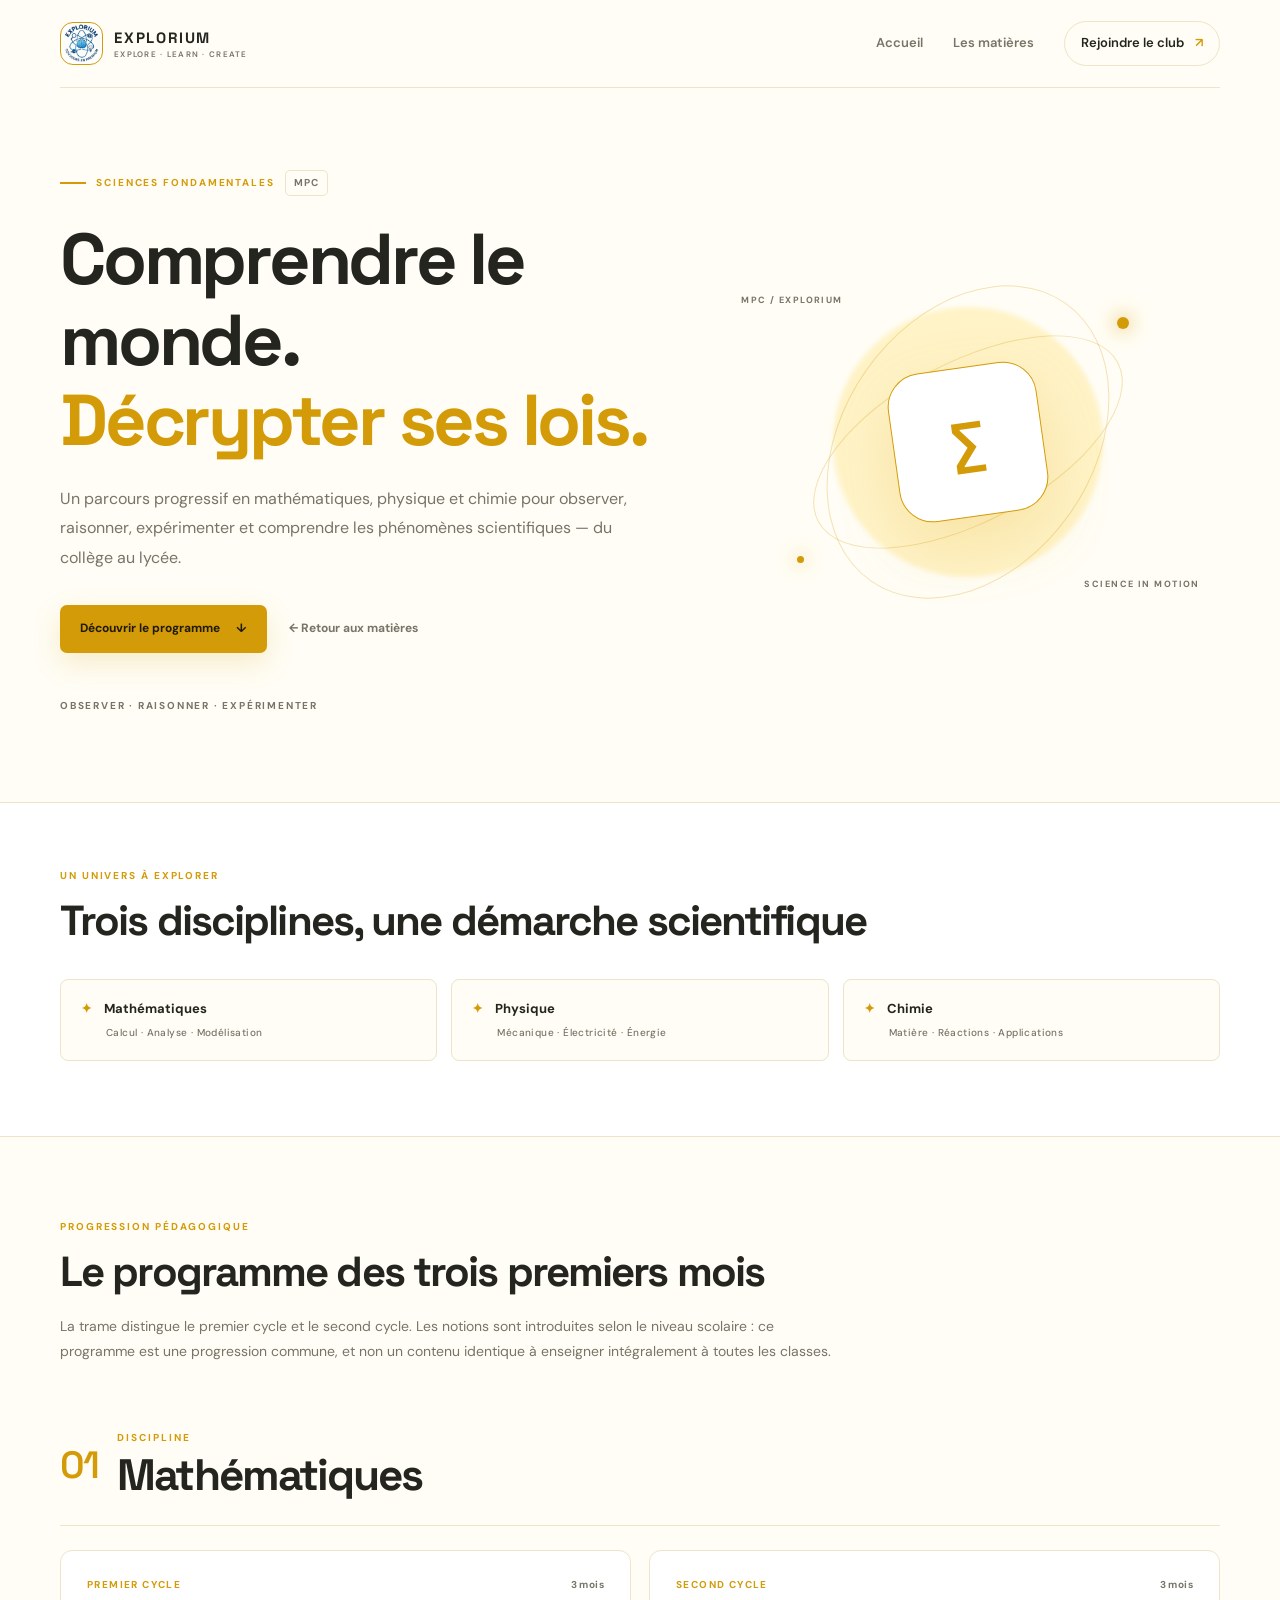
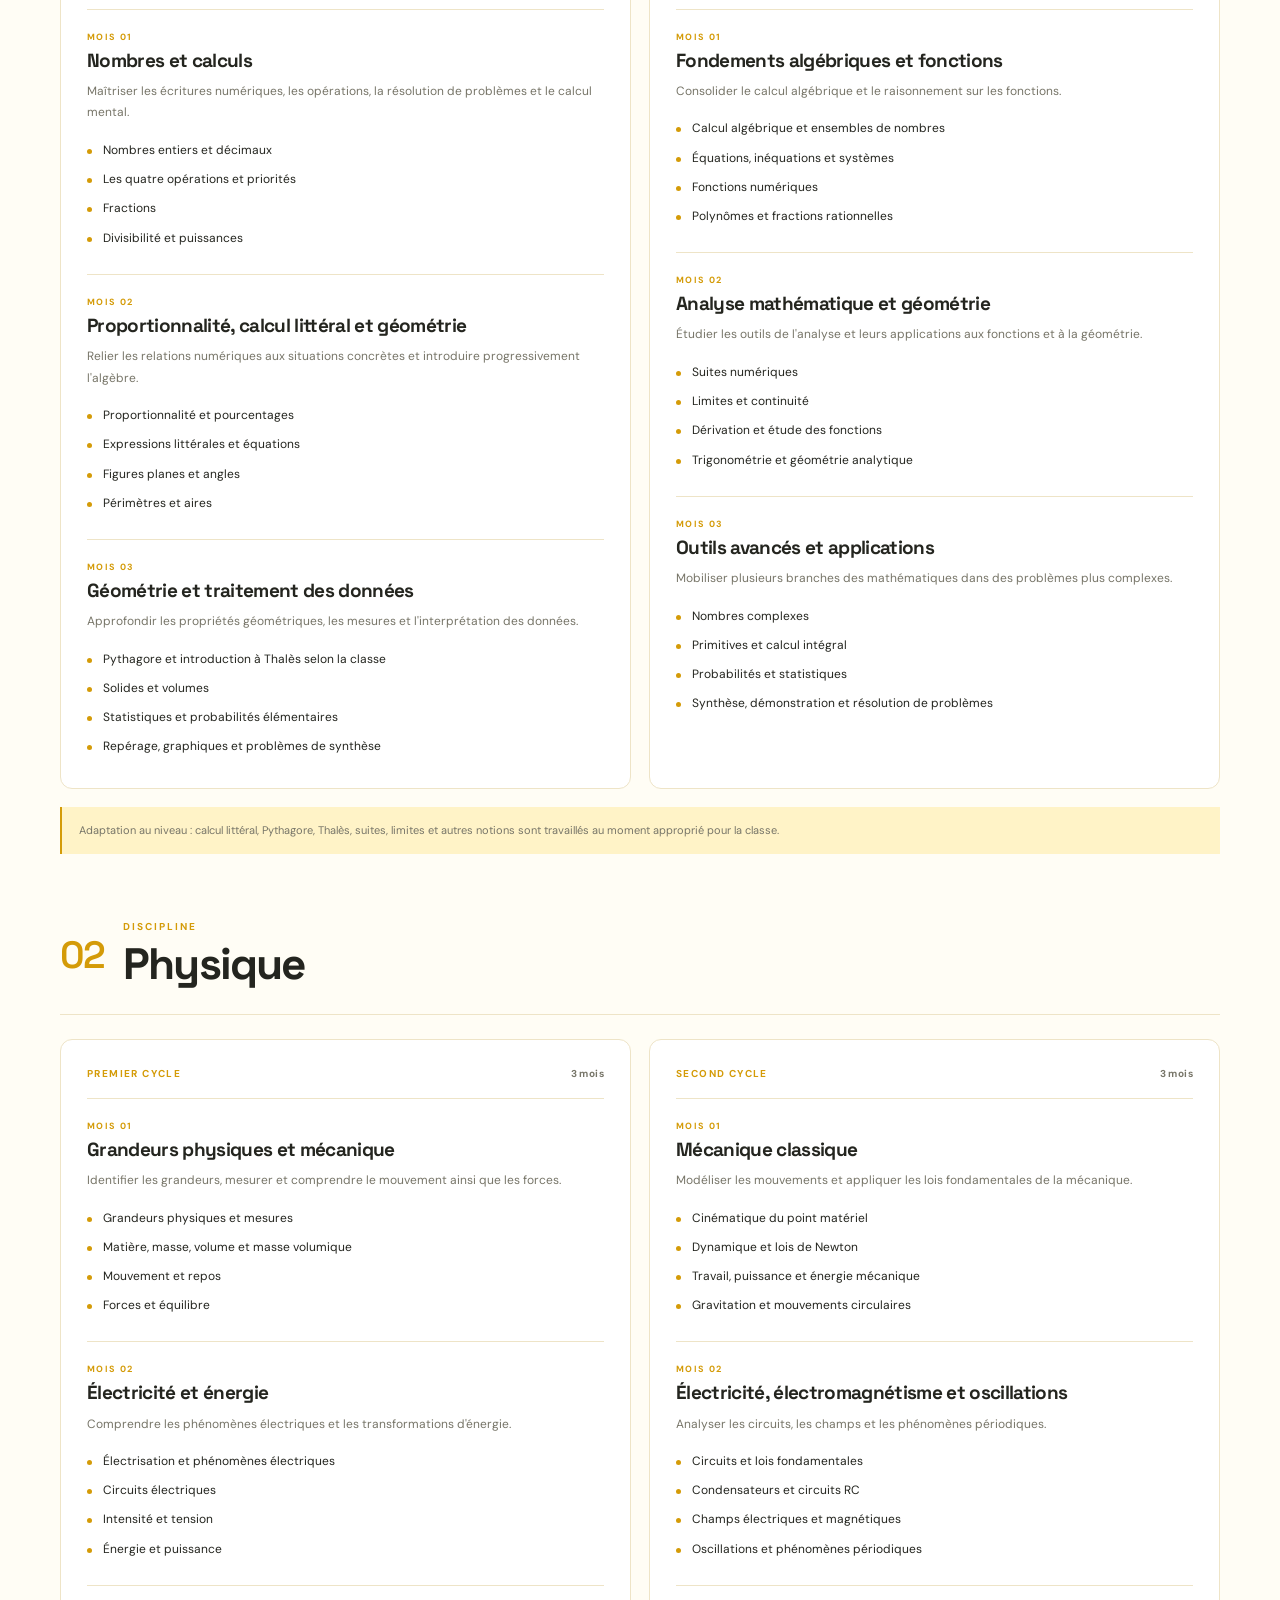
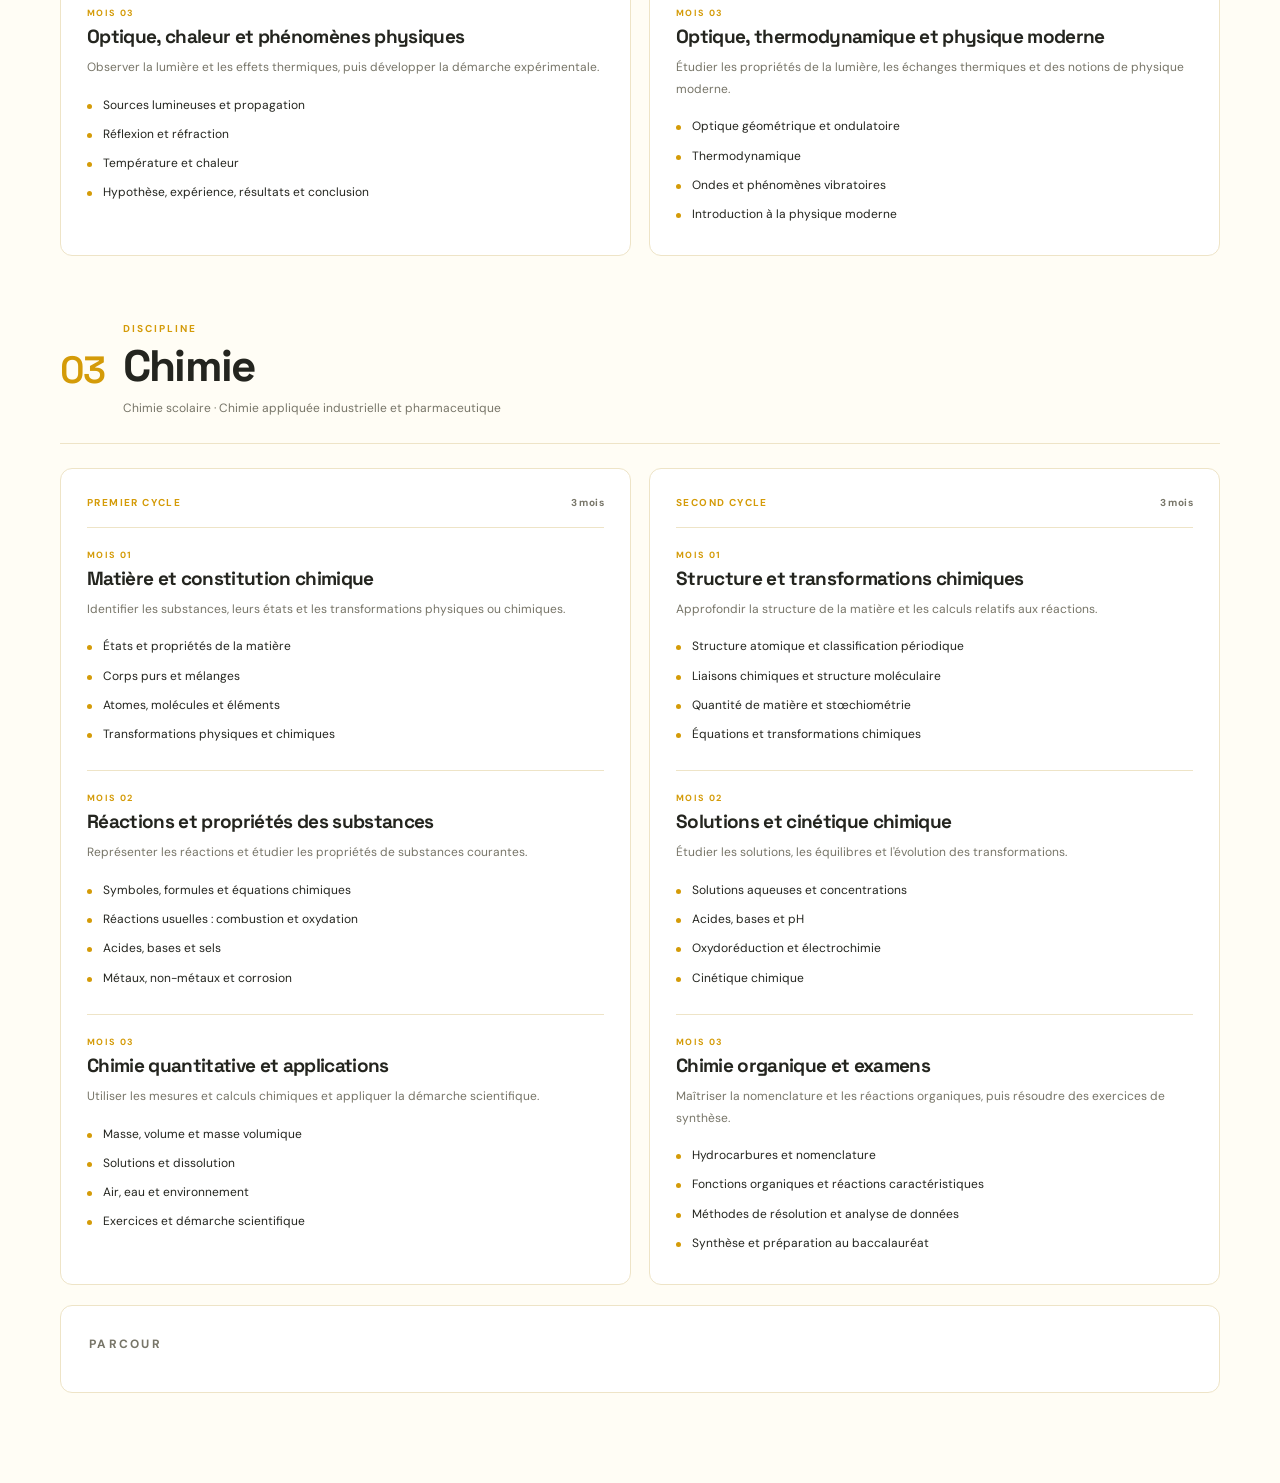
<file: mpc.html>
<!DOCTYPE html>
<html lang="fr">
<head>
  <meta charset="UTF-8">
  <meta name="viewport" content="width=device-width, initial-scale=1.0">
  <meta name="theme-color" content="#f4c542">
  <meta name="description" content="Programme EXPLORIUM de Mathématiques, Physique et Chimie : objectifs, progression mensuelle et chapitres du premier et du second cycle.">
  <title>MPC — Mathématiques, Physique & Chimie | EXPLORIUM</title>
  <link rel="stylesheet" href="mpc.css">
</head>
<body>
  <header class="site-header">
    <a class="brand" href="index.html" aria-label="EXPLORIUM, accueil">
      <span class="brand-mark">
        <img src="logo_explorium.png" alt="Logo EXPLORIUM" class="logo-image">
      </span>
      <span class="brand-name">EXPLORIUM<small>EXPLORE · LEARN · CREATE</small></span>
    </a>
    <nav class="main-nav" aria-label="Navigation principale">
      <a href="index.html">Accueil</a>
      <a href="matieres.html">Les matières</a>
      <a class="nav-cta" href="inscription.html">Rejoindre le club <span aria-hidden="true">↗</span></a>
    </nav>
  </header>

  <main>
    <section class="hero">
      <div class="hero-copy">
        <p class="eyebrow"><span class="eyebrow-line"></span>SCIENCES FONDAMENTALES <span class="subject-code">MPC</span></p>
        <h1>Comprendre le monde.<br><span>Décrypter ses lois.</span></h1>
        <p class="hero-description">Un parcours progressif en mathématiques, physique et chimie pour observer, raisonner, expérimenter et comprendre les phénomènes scientifiques — du collège au lycée.</p>
        <div class="hero-actions">
          <a class="button button-primary" href="#programme">Découvrir le programme <span aria-hidden="true">↓</span></a>
          <a class="text-link" href="matieres.html">← Retour aux matières</a>
        </div>
        <p class="hero-tagline">Observer · Raisonner · Expérimenter</p>
      </div>
      <div class="hero-art" aria-hidden="true">
        <div class="art-orbit orbit-one"></div><div class="art-orbit orbit-two"></div>
        <div class="art-core">∑</div><span class="art-dot dot-one"></span><span class="art-dot dot-two"></span>
        <span class="art-label label-top">MPC / EXPLORIUM</span><span class="art-label label-bottom">SCIENCE IN MOTION</span>
      </div>
    </section>

    <section class="topic-section" aria-label="Domaines associés">
      <div class="section-heading">
        <p class="eyebrow">UN UNIVERS À EXPLORER</p>
        <h2>Trois disciplines, une démarche scientifique</h2>
      </div>
      <div class="topic-list">
        <a class="topic-chip" href="#mathematiques">Mathématiques <span>Calcul · Analyse · Modélisation</span></a>
        <a class="topic-chip" href="#physique">Physique <span>Mécanique · Électricité · Énergie</span></a>
        <a class="topic-chip" href="#chimie">Chimie <span>Matière · Réactions · Applications</span></a>
      </div>
    </section>

    <section class="program-section" id="programme">
      <div class="section-heading">
        <p class="eyebrow">PROGRESSION PÉDAGOGIQUE</p>
        <h2>Le programme des trois premiers mois</h2>
        <p class="section-intro">La trame distingue le premier cycle et le second cycle. Les notions sont introduites selon le niveau scolaire : ce programme est une progression commune, et non un contenu identique à enseigner intégralement à toutes les classes.</p>
      </div>

      <section class="discipline" id="mathematiques">
        <div class="discipline-heading">
          <span class="discipline-number">01</span><div><p class="eyebrow">DISCIPLINE</p><h2>Mathématiques</h2></div>
        </div>
        <div class="cycle-grid">
          <article class="cycle-card">
            <div class="cycle-title"><span>PREMIER CYCLE</span><span>3 mois</span></div>
            <div class="month">
              <h3><span>Mois 01</span>Nombres et calculs</h3>
              <p>Maîtriser les écritures numériques, les opérations, la résolution de problèmes et le calcul mental.</p>
              <ul><li>Nombres entiers et décimaux</li><li>Les quatre opérations et priorités</li><li>Fractions</li><li>Divisibilité et puissances</li></ul>
            </div>
            <div class="month">
              <h3><span>Mois 02</span>Proportionnalité, calcul littéral et géométrie</h3>
              <p>Relier les relations numériques aux situations concrètes et introduire progressivement l'algèbre.</p>
              <ul><li>Proportionnalité et pourcentages</li><li>Expressions littérales et équations</li><li>Figures planes et angles</li><li>Périmètres et aires</li></ul>
            </div>
            <div class="month">
              <h3><span>Mois 03</span>Géométrie et traitement des données</h3>
              <p>Approfondir les propriétés géométriques, les mesures et l'interprétation des données.</p>
              <ul><li>Pythagore et introduction à Thalès selon la classe</li><li>Solides et volumes</li><li>Statistiques et probabilités élémentaires</li><li>Repérage, graphiques et problèmes de synthèse</li></ul>
            </div>
          </article>
          <article class="cycle-card">
            <div class="cycle-title"><span>SECOND CYCLE</span><span>3 mois</span></div>
            <div class="month">
              <h3><span>Mois 01</span>Fondements algébriques et fonctions</h3>
              <p>Consolider le calcul algébrique et le raisonnement sur les fonctions.</p>
              <ul><li>Calcul algébrique et ensembles de nombres</li><li>Équations, inéquations et systèmes</li><li>Fonctions numériques</li><li>Polynômes et fractions rationnelles</li></ul>
            </div>
            <div class="month">
              <h3><span>Mois 02</span>Analyse mathématique et géométrie</h3>
              <p>Étudier les outils de l'analyse et leurs applications aux fonctions et à la géométrie.</p>
              <ul><li>Suites numériques</li><li>Limites et continuité</li><li>Dérivation et étude des fonctions</li><li>Trigonométrie et géométrie analytique</li></ul>
            </div>
            <div class="month">
              <h3><span>Mois 03</span>Outils avancés et applications</h3>
              <p>Mobiliser plusieurs branches des mathématiques dans des problèmes plus complexes.</p>
              <ul><li>Nombres complexes</li><li>Primitives et calcul intégral</li><li>Probabilités et statistiques</li><li>Synthèse, démonstration et résolution de problèmes</li></ul>
            </div>
          </article>
        </div>
        <p class="discipline-note">Adaptation au niveau : calcul littéral, Pythagore, Thalès, suites, limites et autres notions sont travaillés au moment approprié pour la classe.</p>
      </section>

      <section class="discipline" id="physique">
        <div class="discipline-heading">
          <span class="discipline-number">02</span><div><p class="eyebrow">DISCIPLINE</p><h2>Physique</h2></div>
        </div>
        <div class="cycle-grid">
          <article class="cycle-card">
            <div class="cycle-title"><span>PREMIER CYCLE</span><span>3 mois</span></div>
            <div class="month"><h3><span>Mois 01</span>Grandeurs physiques et mécanique</h3><p>Identifier les grandeurs, mesurer et comprendre le mouvement ainsi que les forces.</p><ul><li>Grandeurs physiques et mesures</li><li>Matière, masse, volume et masse volumique</li><li>Mouvement et repos</li><li>Forces et équilibre</li></ul></div>
            <div class="month"><h3><span>Mois 02</span>Électricité et énergie</h3><p>Comprendre les phénomènes électriques et les transformations d'énergie.</p><ul><li>Électrisation et phénomènes électriques</li><li>Circuits électriques</li><li>Intensité et tension</li><li>Énergie et puissance</li></ul></div>
            <div class="month"><h3><span>Mois 03</span>Optique, chaleur et phénomènes physiques</h3><p>Observer la lumière et les effets thermiques, puis développer la démarche expérimentale.</p><ul><li>Sources lumineuses et propagation</li><li>Réflexion et réfraction</li><li>Température et chaleur</li><li>Hypothèse, expérience, résultats et conclusion</li></ul></div>
          </article>
          <article class="cycle-card">
            <div class="cycle-title"><span>SECOND CYCLE</span><span>3 mois</span></div>
            <div class="month"><h3><span>Mois 01</span>Mécanique classique</h3><p>Modéliser les mouvements et appliquer les lois fondamentales de la mécanique.</p><ul><li>Cinématique du point matériel</li><li>Dynamique et lois de Newton</li><li>Travail, puissance et énergie mécanique</li><li>Gravitation et mouvements circulaires</li></ul></div>
            <div class="month"><h3><span>Mois 02</span>Électricité, électromagnétisme et oscillations</h3><p>Analyser les circuits, les champs et les phénomènes périodiques.</p><ul><li>Circuits et lois fondamentales</li><li>Condensateurs et circuits RC</li><li>Champs électriques et magnétiques</li><li>Oscillations et phénomènes périodiques</li></ul></div>
            <div class="month"><h3><span>Mois 03</span>Optique, thermodynamique et physique moderne</h3><p>Étudier les propriétés de la lumière, les échanges thermiques et des notions de physique moderne.</p><ul><li>Optique géométrique et ondulatoire</li><li>Thermodynamique</li><li>Ondes et phénomènes vibratoires</li><li>Introduction à la physique moderne</li></ul></div>
          </article>
        </div>
      </section>

      <section class="discipline" id="chimie">
        <div class="discipline-heading">
          <span class="discipline-number">03</span><div><p class="eyebrow">DISCIPLINE</p><h2>Chimie</h2><p class="discipline-subtitle">Chimie scolaire · Chimie appliquée industrielle et pharmaceutique</p></div>
        </div>
        <div class="cycle-grid">
          <article class="cycle-card">
            <div class="cycle-title"><span>PREMIER CYCLE</span><span>3 mois</span></div>
            <div class="month"><h3><span>Mois 01</span>Matière et constitution chimique</h3><p>Identifier les substances, leurs états et les transformations physiques ou chimiques.</p><ul><li>États et propriétés de la matière</li><li>Corps purs et mélanges</li><li>Atomes, molécules et éléments</li><li>Transformations physiques et chimiques</li></ul></div>
            <div class="month"><h3><span>Mois 02</span>Réactions et propriétés des substances</h3><p>Représenter les réactions et étudier les propriétés de substances courantes.</p><ul><li>Symboles, formules et équations chimiques</li><li>Réactions usuelles : combustion et oxydation</li><li>Acides, bases et sels</li><li>Métaux, non-métaux et corrosion</li></ul></div>
            <div class="month"><h3><span>Mois 03</span>Chimie quantitative et applications</h3><p>Utiliser les mesures et calculs chimiques et appliquer la démarche scientifique.</p><ul><li>Masse, volume et masse volumique</li><li>Solutions et dissolution</li><li>Air, eau et environnement</li><li>Exercices et démarche scientifique</li></ul></div>
          </article>
          <article class="cycle-card">
            <div class="cycle-title"><span>SECOND CYCLE</span><span>3 mois</span></div>
            <div class="month"><h3><span>Mois 01</span>Structure et transformations chimiques</h3><p>Approfondir la structure de la matière et les calculs relatifs aux réactions.</p><ul><li>Structure atomique et classification périodique</li><li>Liaisons chimiques et structure moléculaire</li><li>Quantité de matière et stœchiométrie</li><li>Équations et transformations chimiques</li></ul></div>
            <div class="month"><h3><span>Mois 02</span>Solutions et cinétique chimique</h3><p>Étudier les solutions, les équilibres et l'évolution des transformations.</p><ul><li>Solutions aqueuses et concentrations</li><li>Acides, bases et pH</li><li>Oxydoréduction et électrochimie</li><li>Cinétique chimique</li></ul></div>
            <div class="month"><h3><span>Mois 03</span>Chimie organique et examens</h3><p>Maîtriser la nomenclature et les réactions organiques, puis résoudre des exercices de synthèse.</p><ul><li>Hydrocarbures et nomenclature</li><li>Fonctions organiques et réactions caractéristiques</li><li>Méthodes de résolution et analyse de données</li><li>Synthèse et préparation au baccalauréat</li></ul></div>
          </article>
        </div>
        <div class="applied-chemistry">
          <div><p class="eyebrow">PARCOUR
</file>
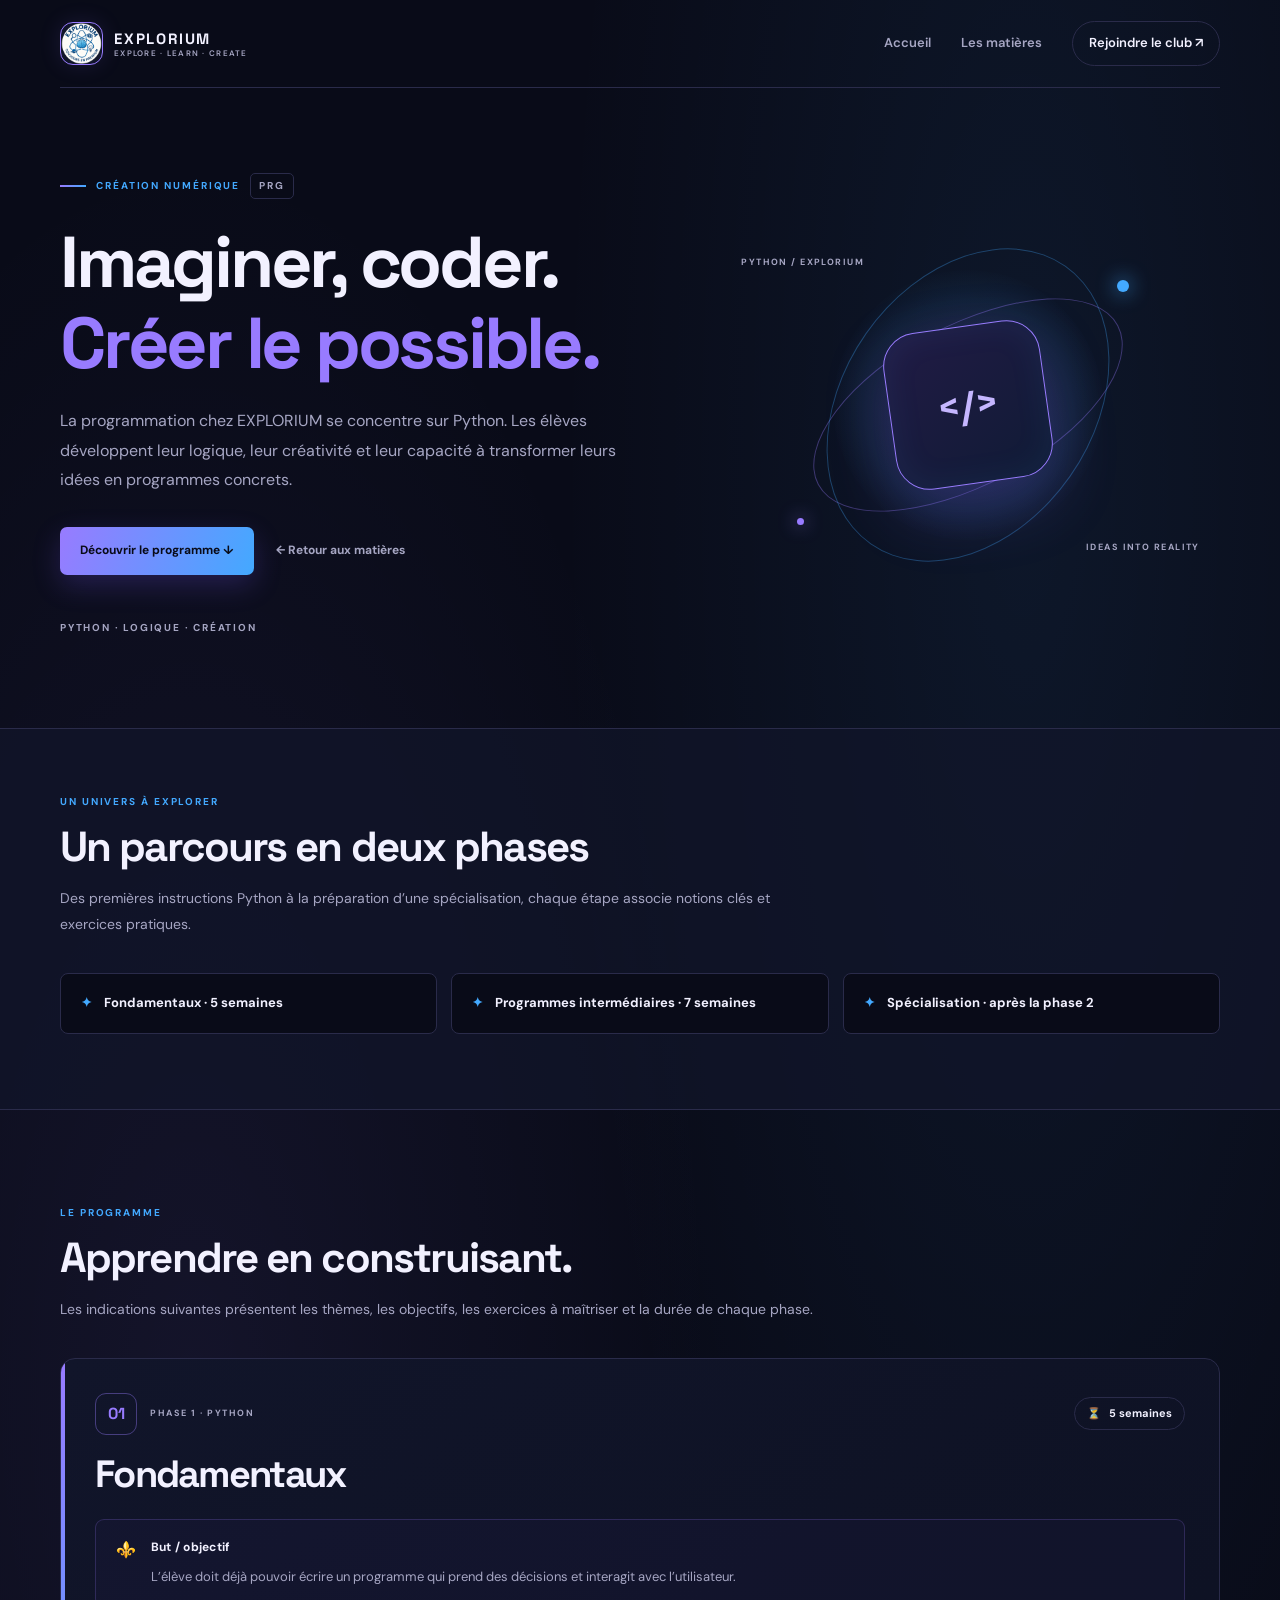
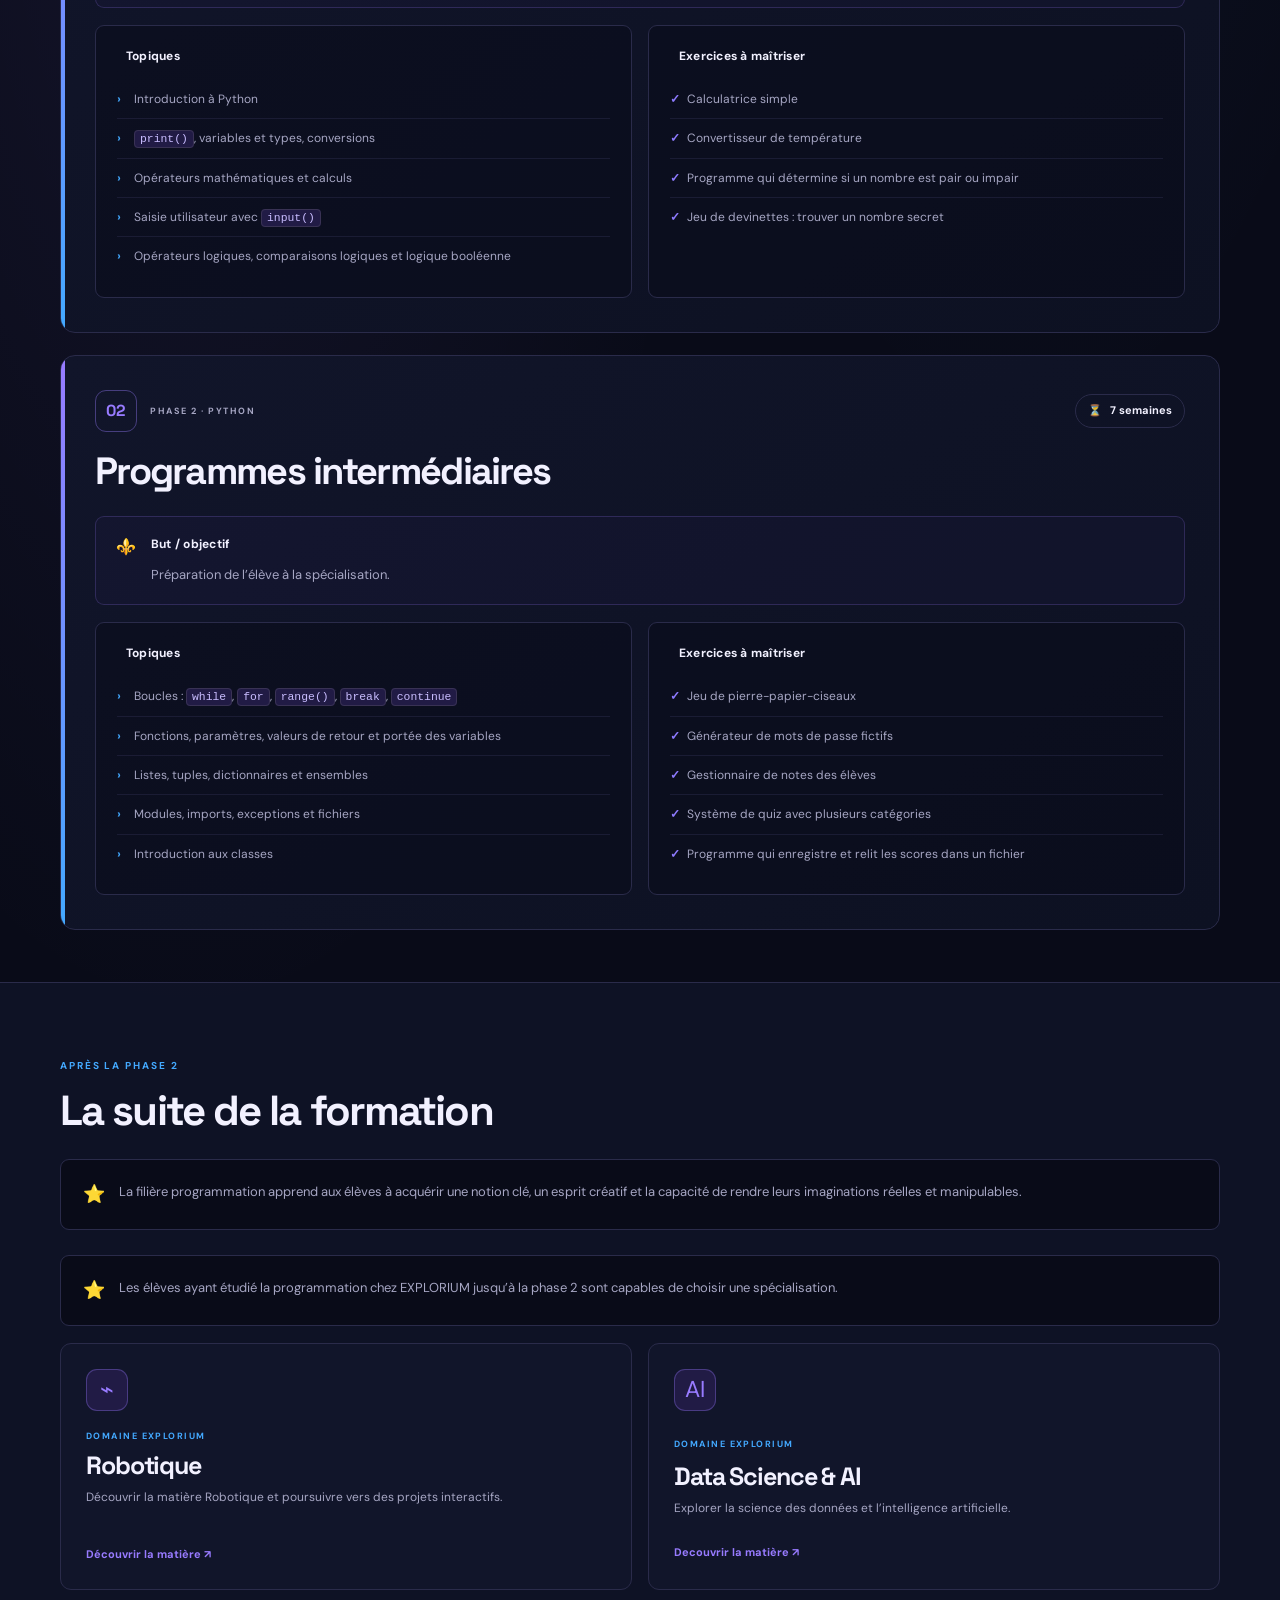
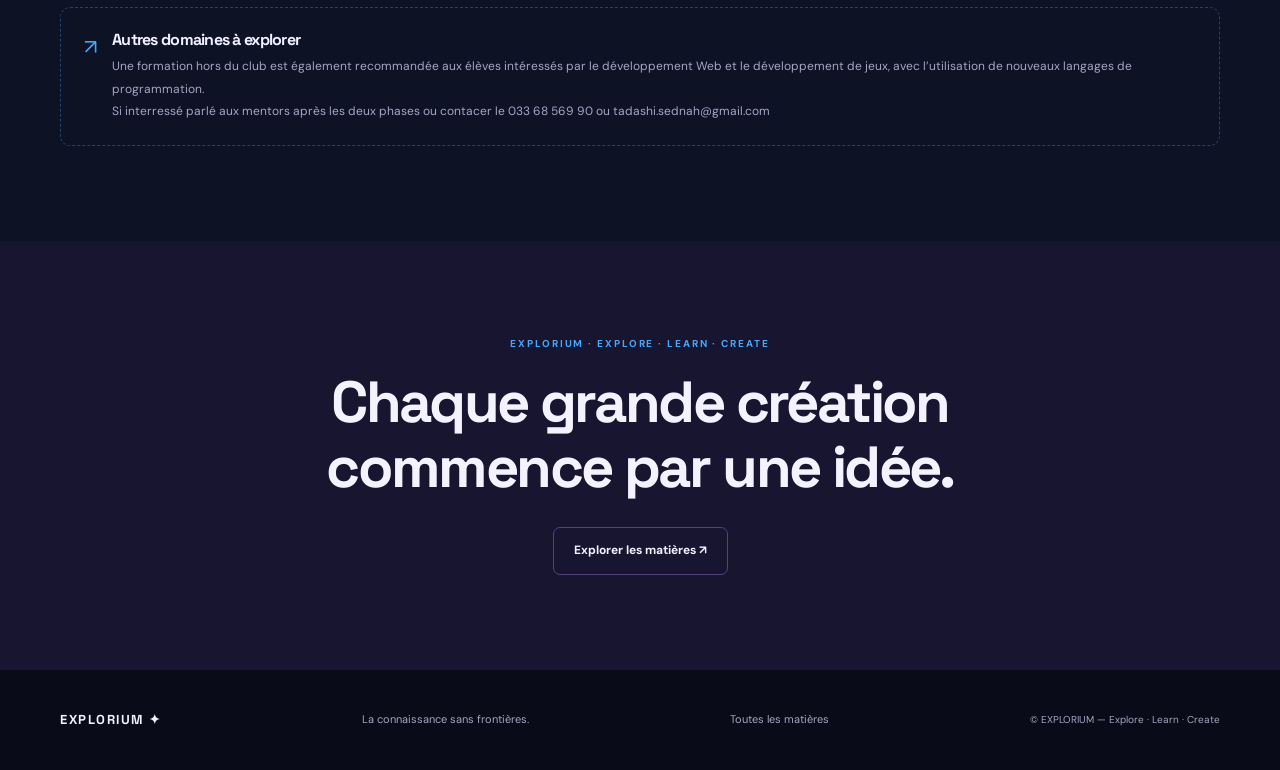
<file: pgr.html>
<!doctype html>
<html lang="fr"><head>
<meta charset="utf-8"><meta name="viewport" content="width=device-width, initial-scale=1">
<meta name="theme-color" content="#7255e8">
<meta name="description" content="Programme de programmation Python chez EXPLORIUM : fondamentaux, projets intermédiaires et spécialisations.">
<title>PRG — Programmation Python | EXPLORIUM</title><link rel="stylesheet" href="pgr.css">
</head><body>
<header class="site-header">
<a class="brand" href="index.html" aria-label="EXPLORIUM, accueil"><span class="brand-mark"><img src="logo_explorium.png" alt="Logo EXPLORIUM" class="logo-image"></span><span class="brand-name">EXPLORIUM<small>EXPLORE · LEARN · CREATE</small></span></a>
<nav class="main-nav"><a href="index.html">Accueil</a><a href="matieres.html">Les matières</a><a class="nav-cta" href="inscription.html">Rejoindre le club ↗</a></nav>
</header>
<main>
<section class="hero"><div class="hero-copy">
<p class="eyebrow"><span class="eyebrow-line"></span> CRÉATION NUMÉRIQUE <span class="subject-code">PRG</span></p>
<h1>Imaginer, coder. <span>Créer le possible.</span></h1>
<p class="hero-description">La programmation chez EXPLORIUM se concentre sur Python. Les élèves développent leur logique, leur créativité et leur capacité à transformer leurs idées en programmes concrets.</p>
<div class="hero-actions"><a class="button button-primary" href="#programme">Découvrir le programme ↓</a><a class="text-link" href="matieres.html">← Retour aux matières</a></div>
<p class="hero-tagline">Python · Logique · Création</p></div>
<div class="hero-art" aria-hidden="true"><div class="art-orbit orbit-one"></div><div class="art-orbit orbit-two"></div><div class="art-core">&lt;/&gt;</div><span class="art-dot dot-one"></span><span class="art-dot dot-two"></span><span class="art-label label-top">PYTHON / EXPLORIUM</span><span class="art-label label-bottom">IDEAS INTO REALITY</span></div></section>

<section class="topic-section"><div class="section-heading"><p class="eyebrow">UN UNIVERS À EXPLORER</p><h2>Un parcours en deux phases</h2><p class="section-intro">Des premières instructions Python à la préparation d’une spécialisation, chaque étape associe notions clés et exercices pratiques.</p></div>
<div class="topic-list"><span class="topic-chip">Fondamentaux · 5 semaines</span><span class="topic-chip">Programmes intermédiaires · 7 semaines</span><span class="topic-chip">Spécialisation · après la phase 2</span></div></section>

<section class="program-section" id="programme"><div class="section-heading program-heading"><p class="eyebrow">LE PROGRAMME</p><h2>Apprendre en construisant.</h2><p class="section-intro">Les indications suivantes présentent les thèmes, les objectifs, les exercices à maîtriser et la durée de chaque phase.</p></div>
<article class="phase-card phase-one"><div class="phase-top"><div><span class="phase-number">01</span><p class="phase-kicker">PHASE 1 · PYTHON</p></div><span class="duration"><span>⏳</span> 5 semaines</span></div><h3>Fondamentaux</h3>
<div class="objective"><span class="field-symbol">⚜️</span><div><h4>But / objectif</h4><p>L’élève doit déjà pouvoir écrire un programme qui prend des décisions et interagit avec l’utilisateur.</p></div></div>
<div class="phase-content-grid"><div class="content-block"><h4><span class="field-symbol"></span> Topiques</h4><ul class="topic-items"><li>Introduction à Python</li><li><code>print()</code>, variables et types, conversions</li><li>Opérateurs mathématiques et calculs</li><li>Saisie utilisateur avec <code>input()</code></li><li>Opérateurs logiques, comparaisons logiques et logique booléenne</li></ul></div>
<div class="content-block exercise-block"><h4><span class="field-symbol"></span> Exercices à maîtriser</h4><ul class="exercise-items"><li>Calculatrice simple</li><li>Convertisseur de température</li><li>Programme qui détermine si un nombre est pair ou impair</li><li>Jeu de devinettes : trouver un nombre secret</li></ul></div></div></article>

<article class="phase-card phase-two"><div class="phase-top"><div><span class="phase-number">02</span><p class="phase-kicker">PHASE 2 · PYTHON</p></div><span class="duration"><span>⏳</span> 7 semaines</span></div><h3>Programmes intermédiaires</h3>
<div class="objective"><span class="field-symbol">⚜️</span><div><h4>But / objectif</h4><p>Préparation de l’élève à la spécialisation.</p></div></div>
<div class="phase-content-grid"><div class="content-block"><h4><span class="field-symbol"></span> Topiques</h4><ul class="topic-items"><li>Boucles : <code>while</code>, <code>for</code>, <code>range()</code>, <code>break</code>, <code>continue</code></li><li>Fonctions, paramètres, valeurs de retour et portée des variables</li><li>Listes, tuples, dictionnaires et ensembles</li><li>Modules, imports, exceptions et fichiers</li><li>Introduction aux classes</li></ul></div>
<div class="content-block exercise-block"><h4><span class="field-symbol"></span> Exercices à maîtriser</h4><ul class="exercise-items"><li>Jeu de pierre-papier-ciseaux</li><li>Générateur de mots de passe fictifs</li><li>Gestionnaire de notes des élèves</li><li>Système de quiz avec plusieurs catégories</li><li>Programme qui enregistre et relit les scores dans un fichier</li></ul></div></div></article>
</section>

<section class="specialization-section"><div class="section-heading"><p class="eyebrow">APRÈS LA PHASE 2</p><h2>La suite de la formation</h2></div>
<div class="specialization-intro"><span class="specialization-star">⭐</span><p>La filière programmation apprend aux élèves à acquérir une notion clé, un esprit créatif et la capacité de rendre leurs imaginations réelles et manipulables.</p></div>
<div class="specialization-intro"><span class="specialization-star">⭐</span><p>Les élèves ayant étudié la programmation chez EXPLORIUM jusqu’à la phase 2 sont capables de choisir une spécialisation.</p></div>
<div class="specialization-grid"><a class="specialization-card" href="rbt.html"><span class="specialization-icon">⌁</span><span class="specialization-label">DOMAINE EXPLORIUM</span><h3>Robotique</h3><p>Découvrir la matière Robotique et poursuivre vers des projets interactifs.</p><span class="specialization-link">Découvrir la matière ↗</span></a>
<div class="specialization-card"><a href="dia.html"><span class="specialization-icon">AI</span><span class="specialization-label">DOMAINE EXPLORIUM</span><h3>Data Science &amp; AI</h3><p>Explorer la science des données et l’intelligence artificielle.</p><span class="specialization-link">Decouvrir la matière ↗ </span></div></div></a>
<div class="external-note"><span class="external-note-icon">↗</span><div><h3>Autres domaines à explorer</h3><p>Une formation hors du club est également recommandée aux élèves intéressés par le développement Web et le développement de jeux, avec l’utilisation de nouveaux langages de programmation.</p><p>Si interressé parlé aux mentors après les deux phases ou contacer le 033 68 569 90 ou tadashi.sednah@gmail.com </p></div></div></section>
<section class="closing"><p class="eyebrow">EXPLORIUM · EXPLORE · LEARN · CREATE</p><h2>Chaque grande création<br>commence par une idée.</h2><a class="button button-secondary" href="matieres.html">Explorer les matières ↗</a></section>
</main>
<footer class="site-footer"><a class="footer-brand" href="index.html">EXPLORIUM ✦</a><p>La connaissance sans frontières.</p><a href="matieres.html">Toutes les matières</a><small>© EXPLORIUM — Explore · Learn · Create</small></footer>
</body></html>
</file>
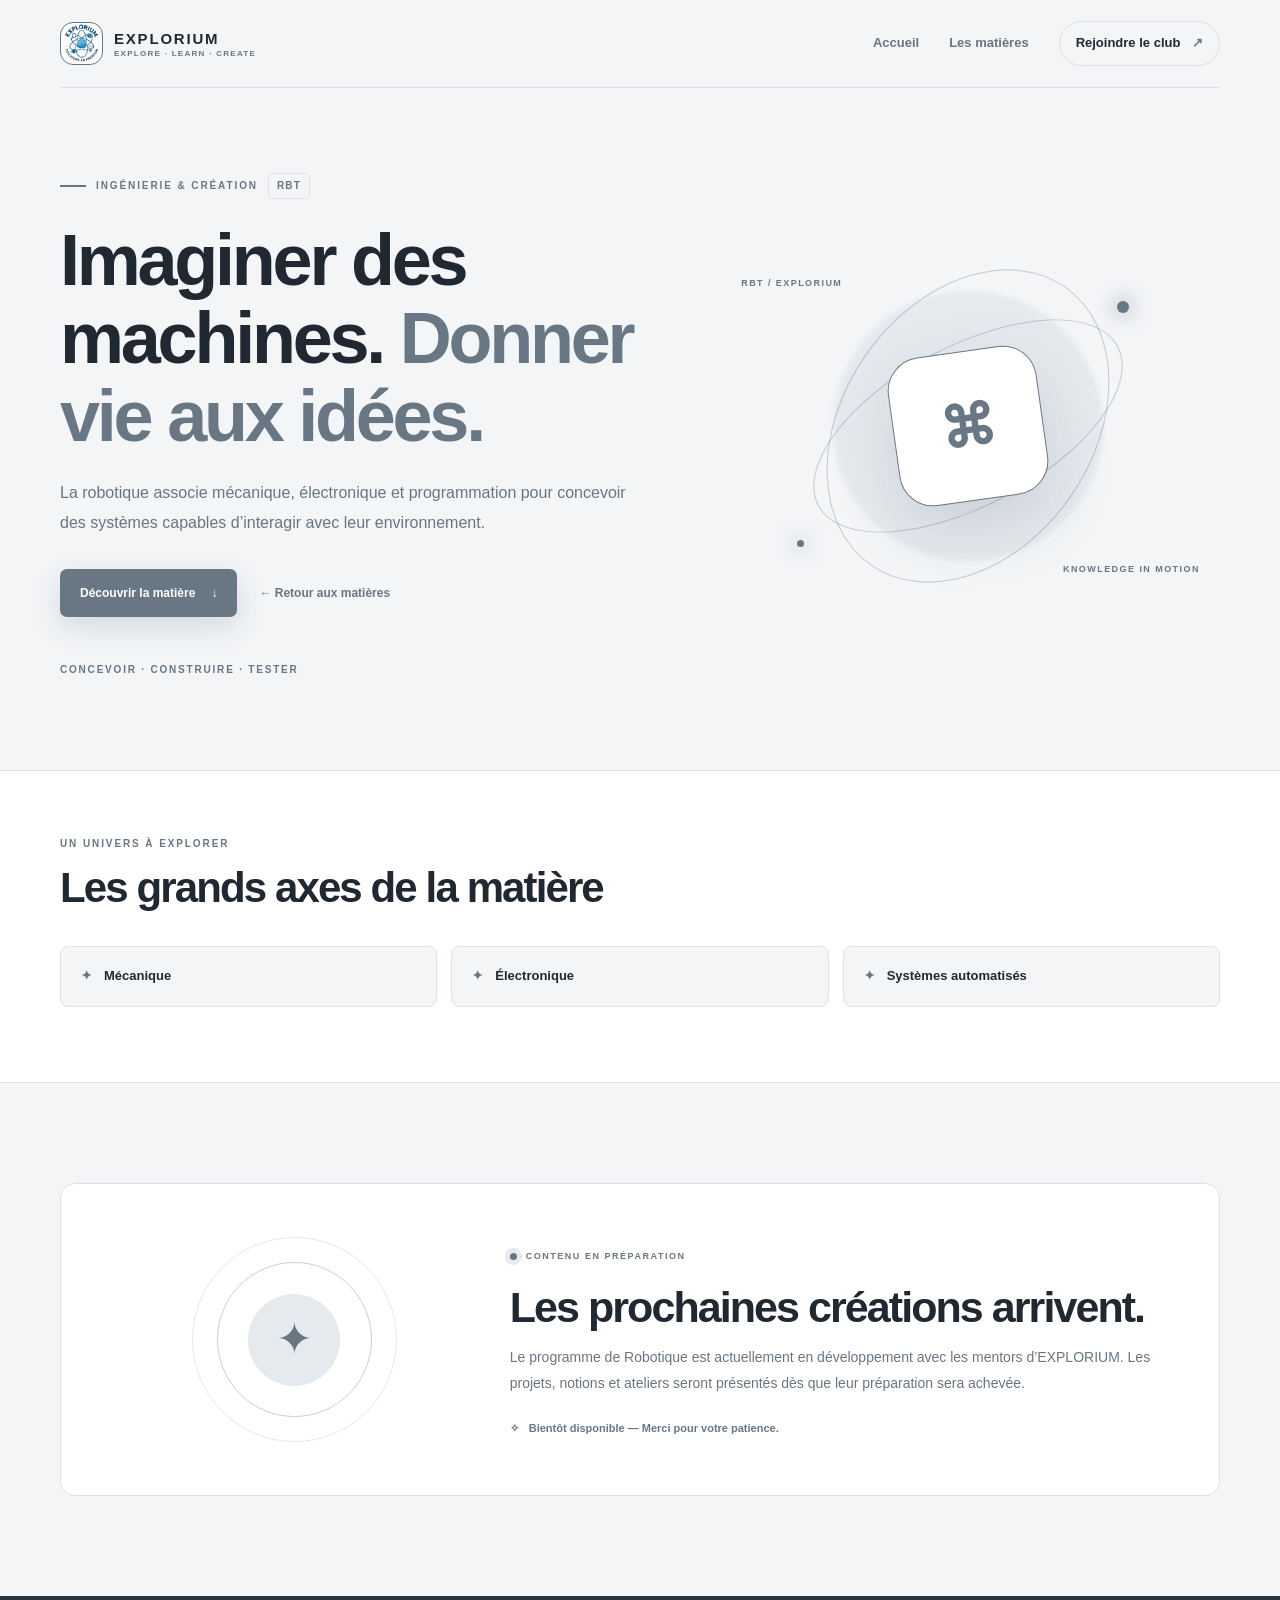
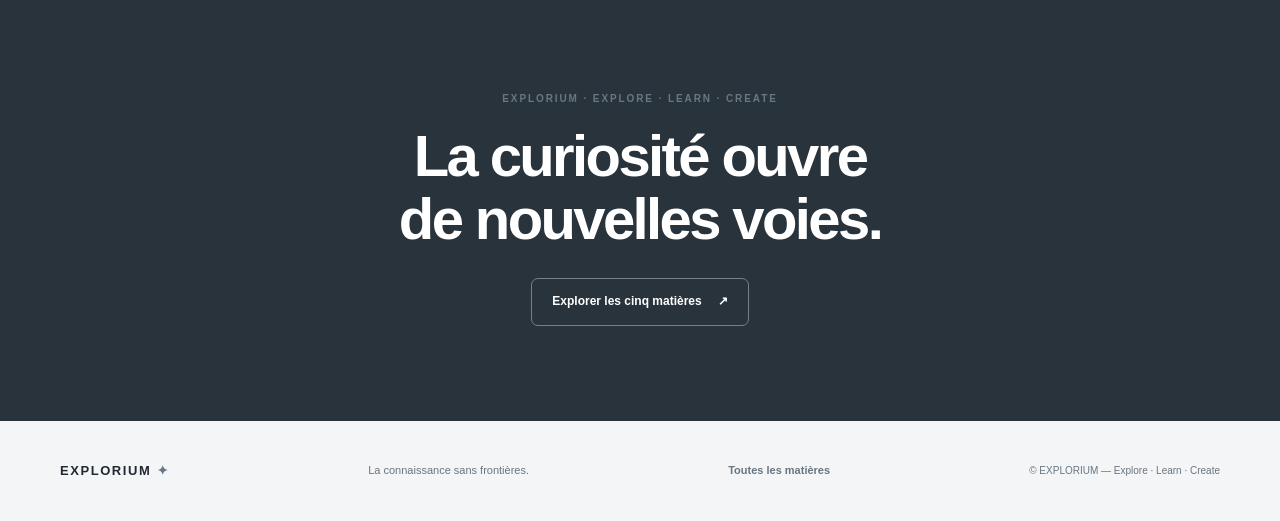
<file: rbt.html>
<!DOCTYPE html>
<html lang="fr">
<head>
  <meta charset="UTF-8">
  <meta name="viewport" content="width=device-width, initial-scale=1.0">
  <meta name="theme-color" content="#aeb8c4">
  <meta name="description" content="La robotique associe mécanique, électronique et programmation pour concevoir des systèmes capables d’interagir avec leur environnement.">
  <title>RBT — Robotique | EXPLORIUM</title>
  <link rel="stylesheet" href="rbt.css">
</head>
<body>
  <header class="site-header">
    <a class="brand" href="index.html" aria-label="EXPLORIUM, accueil">
  <span class="brand-mark">
    <img
      src="logo_explorium.png"
      alt="Logo EXPLORIUM"
      class="logo-image"
    >
  </span>

  <span class="brand-name">
    EXPLORIUM
    <small>EXPLORE · LEARN · CREATE</small>
  </span>
</a>
    <nav class="main-nav" aria-label="Navigation principale">
      <a href="index.html">Accueil</a>
      <a href="matieres.html">Les matières</a>
      <a class="nav-cta" href="inscription.html">Rejoindre le club <span aria-hidden="true">↗</span></a>
    </nav>
  </header>

  <main>
    <section class="hero">
      <div class="hero-copy">
        <p class="eyebrow"><span class="eyebrow-line"></span>INGÉNIERIE & CRÉATION <span class="subject-code">RBT</span></p>
        <h1>Imaginer des machines. <span>Donner vie aux idées.</span></h1>
        <p class="hero-description">La robotique associe mécanique, électronique et programmation pour concevoir des systèmes capables d’interagir avec leur environnement.</p>
        <div class="hero-actions">
          <a class="button button-primary" href="#programme">Découvrir la matière <span aria-hidden="true">↓</span></a>
          <a class="text-link" href="matieres.html">← Retour aux matières</a>
        </div>
        <p class="hero-tagline">Concevoir · Construire · Tester</p>
      </div>
      <div class="hero-art" aria-hidden="true">
        <div class="art-orbit orbit-one"></div>
        <div class="art-orbit orbit-two"></div>
        <div class="art-core">⌘</div>
        <span class="art-dot dot-one"></span>
        <span class="art-dot dot-two"></span>
        <span class="art-label label-top">RBT / EXPLORIUM</span>
        <span class="art-label label-bottom">KNOWLEDGE IN MOTION</span>
      </div>
    </section>

    <section class="topic-section" aria-label="Domaines associés">
      <div class="section-heading">
        <p class="eyebrow">UN UNIVERS À EXPLORER</p>
        <h2>Les grands axes de la matière</h2>
      </div>
      <div class="topic-list">
          <span class="topic-chip">Mécanique</span>
          <span class="topic-chip">Électronique</span>
          <span class="topic-chip">Systèmes automatisés</span>
      </div>
    </section>

    <section class="status-section" id="programme">
      <div class="status-card">
        <div class="status-visual" aria-hidden="true">
          <span class="status-icon">✦</span>
          <span class="status-ring ring-a"></span>
          <span class="status-ring ring-b"></span>
        </div>
        <div class="status-content">
          <span class="status-label"><span class="status-pulse"></span> CONTENU EN PRÉPARATION</span>
          <h2>Les prochaines créations arrivent.</h2>
          <p>Le programme de Robotique est actuellement en développement avec les mentors d’EXPLORIUM. Les projets, notions et ateliers seront présentés dès que leur préparation sera achevée.</p>
          <div class="status-note"><span aria-hidden="true">✧</span> Bientôt disponible — Merci pour votre patience.</div>
        </div>
      </div>
    </section>

    <section class="closing">
      <p class="eyebrow">EXPLORIUM · EXPLORE · LEARN · CREATE</p>
      <h2>La curiosité ouvre<br>de nouvelles voies.</h2>
      <a class="button button-secondary" href="matieres.html">Explorer les cinq matières <span aria-hidden="true">↗</span></a>
    </section>
  </main>

  <footer class="site-footer">
    <a class="footer-brand" href="index.html">EXPLORIUM <span>✦</span></a>
    <p>La connaissance sans frontières.</p>
    <a href="matieres.html">Toutes les matières</a>
    <small>© EXPLORIUM — Explore · Learn · Create</small>
  </footer>
</body>
</html>
</file>
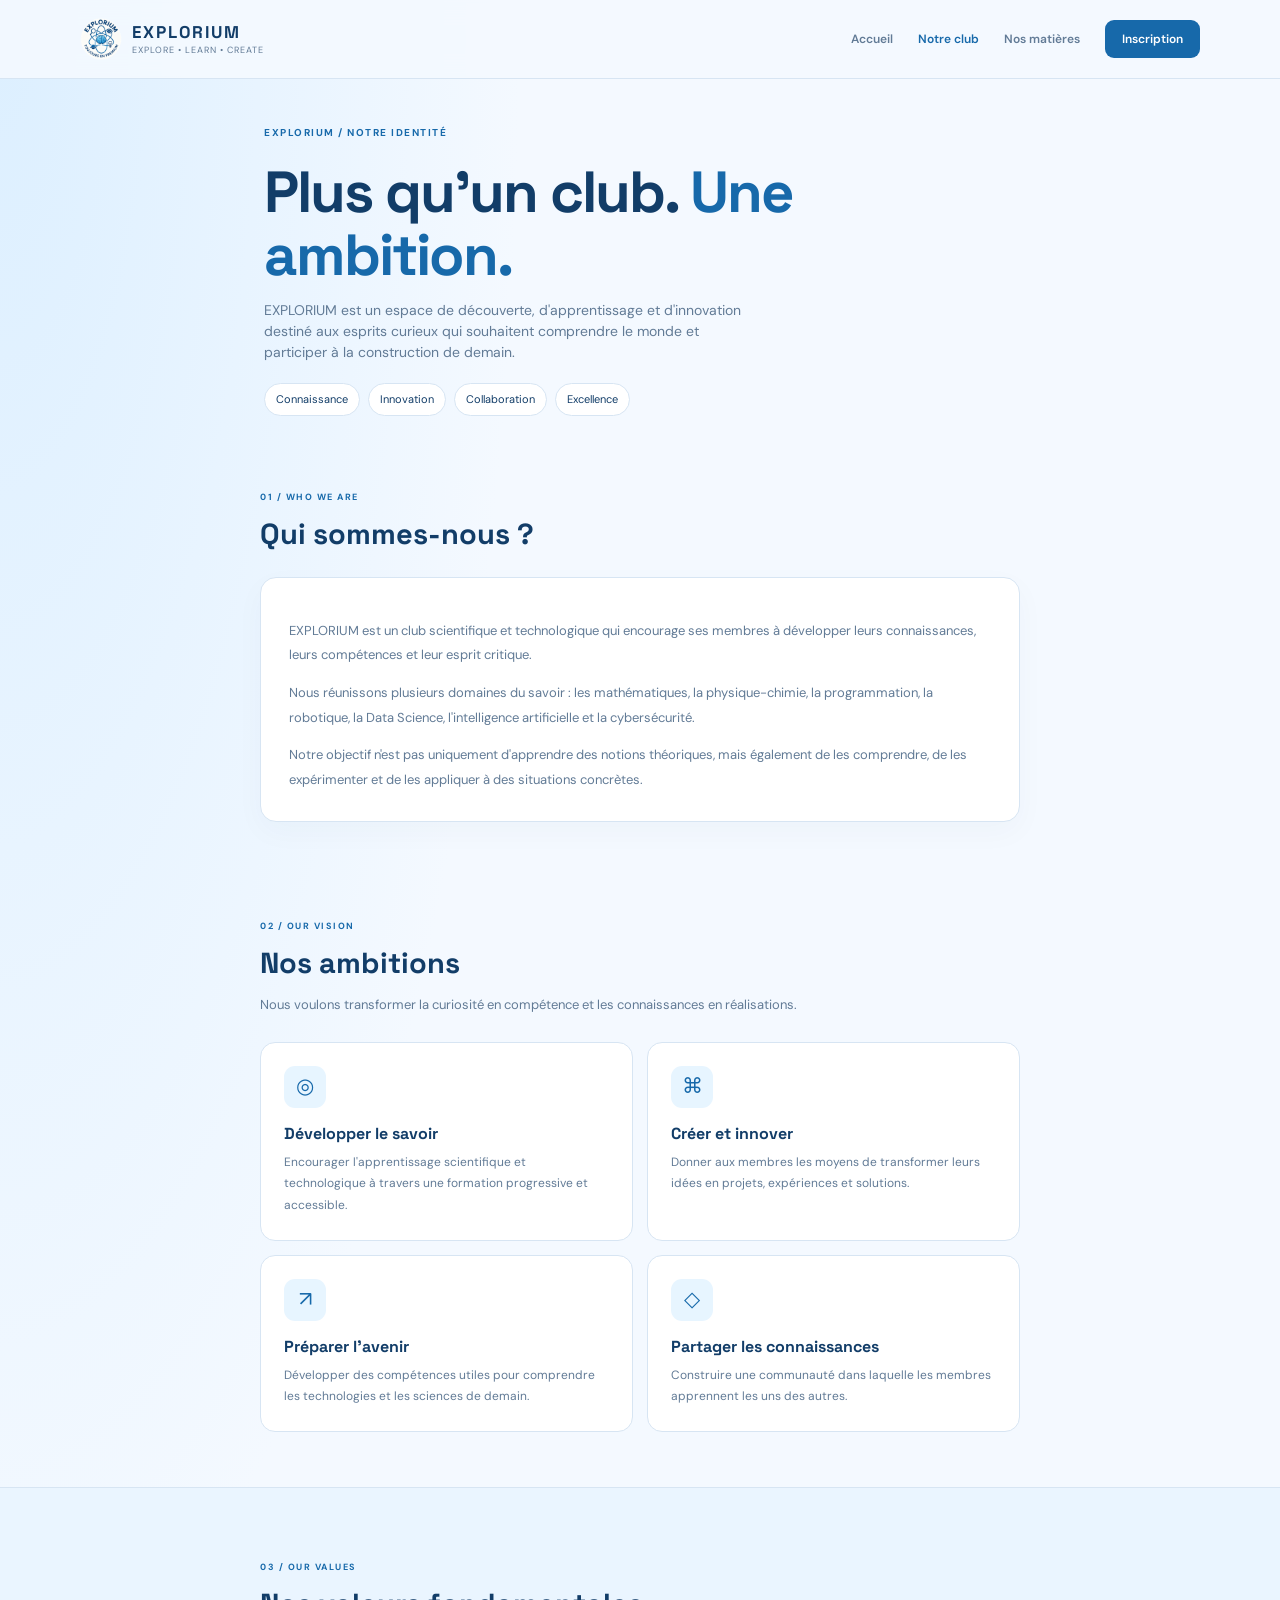
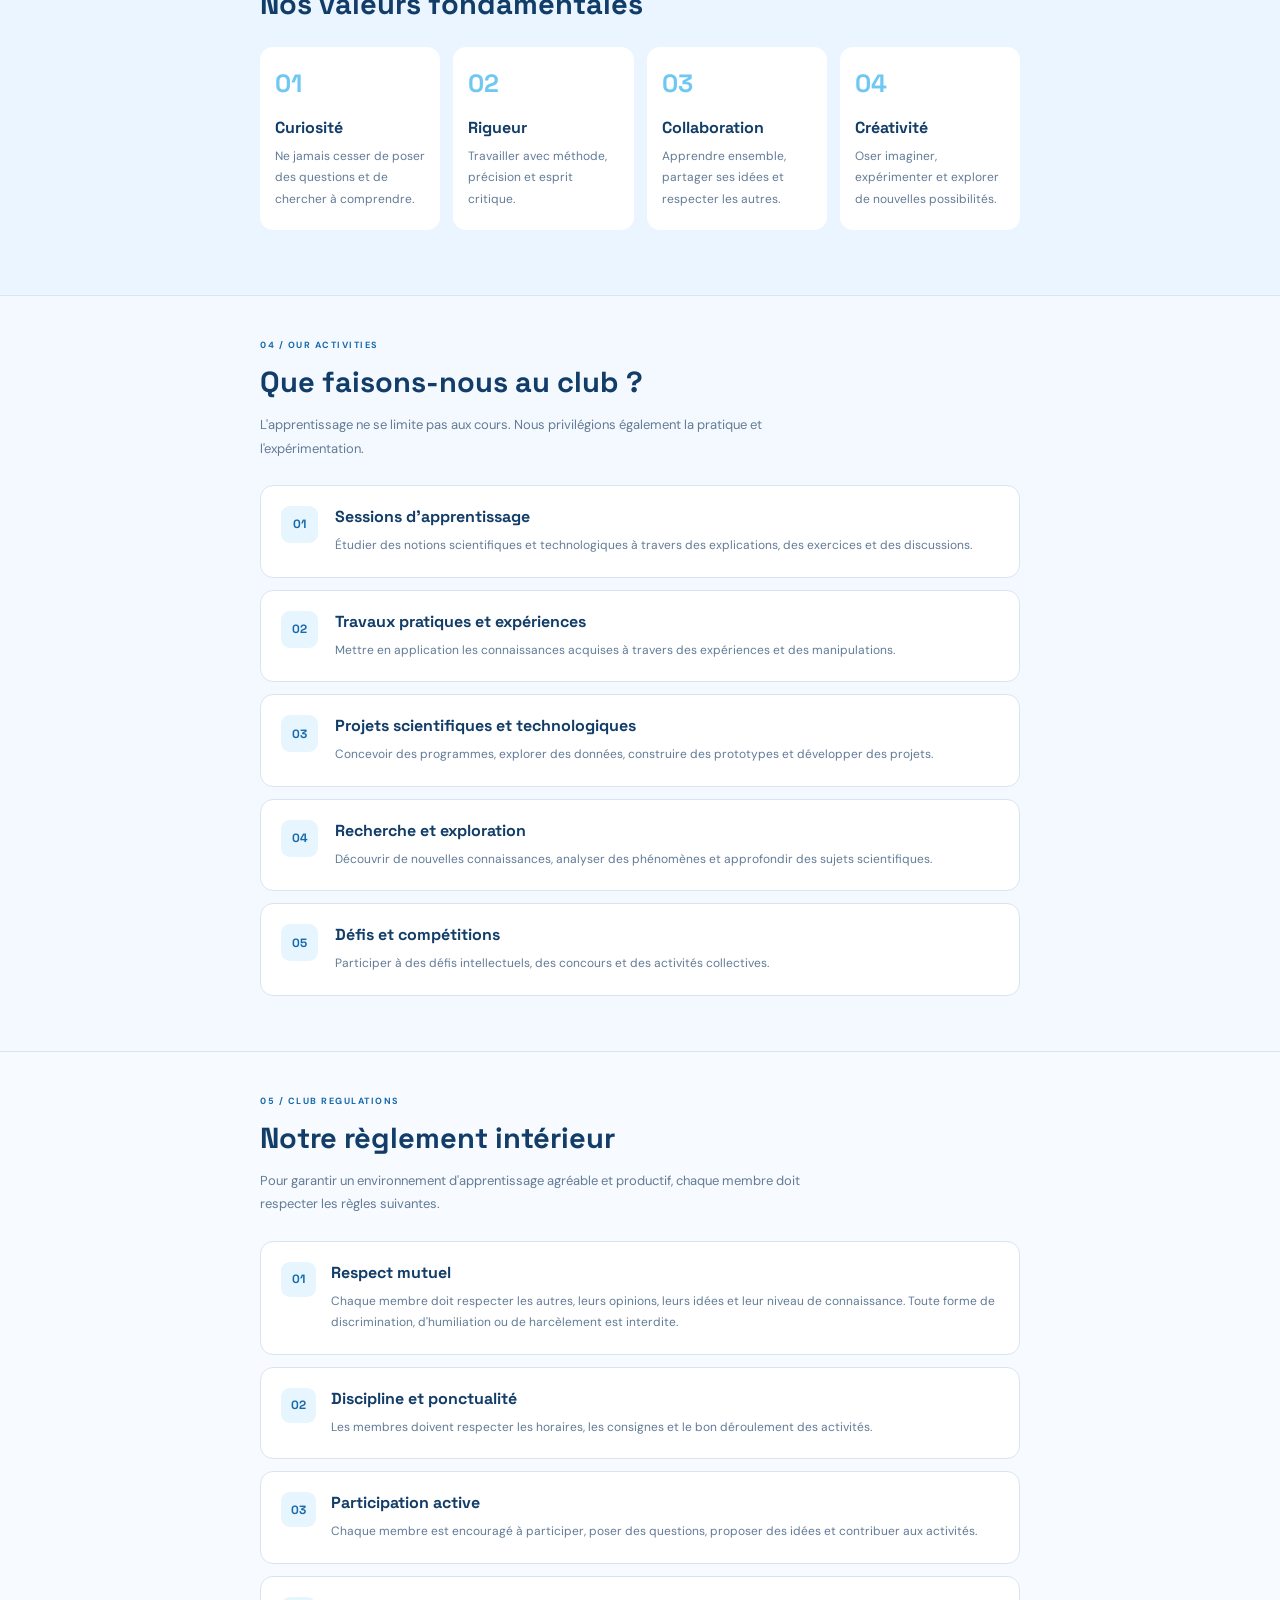
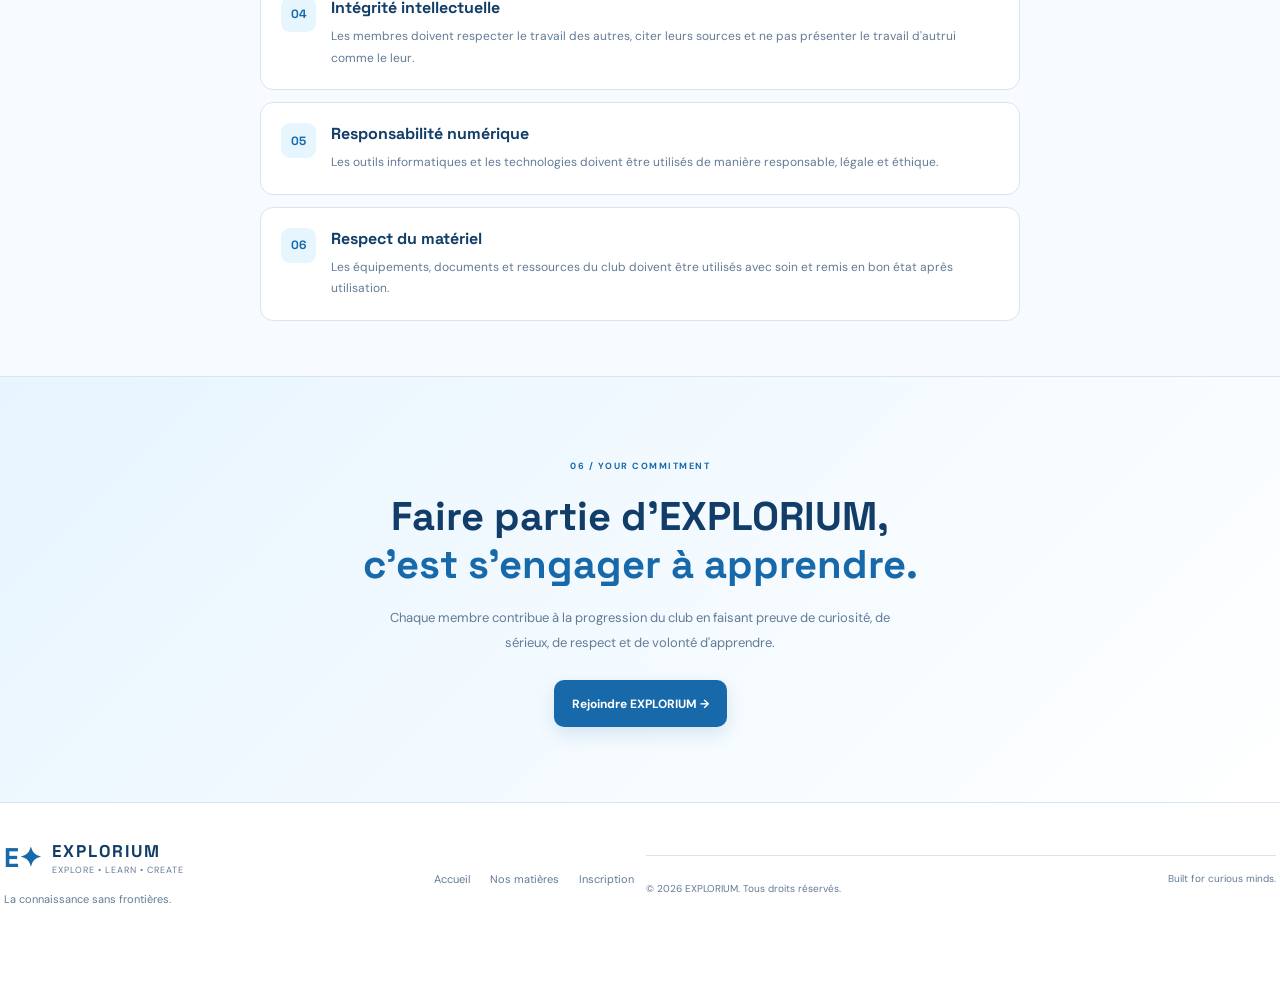
<file: regles.html>
<!DOCTYPE html>
<html lang="fr">

<head>
    <meta charset="UTF-8">
    <meta name="viewport" content="width=device-width, initial-scale=1.0">

    <meta name="theme-color" content="#f4f9ff">
    <meta name="description" content="Découvrez les règles, les ambitions, les valeurs et les activités du club EXPLORIUM.">

    <title>Notre club | EXPLORIUM</title>

    <link rel="preconnect" href="https://fonts.googleapis.com">
    <link rel="preconnect" href="https://fonts.gstatic.com" crossorigin>

    <link href="https://fonts.googleapis.com/css2?family=DM+Sans:wght@400;500;600;700&family=Space+Grotesk:wght@400;500;600;700&display=swap" rel="stylesheet">

    <link rel="stylesheet" href="style.css">
    <link rel="stylesheet" href="style2.css">
</head>

<body>

<!-- ================= HEADER ================= -->

<header class="header">

    <div class="navbar">

        <a href="index.html" class="logo">
            <span class="logo-icon"><div class="logo-image-container">
      <img
        src="logo_explorium.png"
        alt="Logo EXPLORIUM"
        class="logo-image"
      >
    </div></span>

            <span class="logo-text">
                <strong>EXPLORIUM</strong>
                <small>EXPLORE • LEARN • CREATE</small>
            </span>
        </a>

        <nav class="nav-links">
            <a href="index.html">Accueil</a>
            <a href="regles.html" class="active">Notre club</a>
            <a href="matieres.html">Nos matières</a>
            <a href="inscription.html" class="nav-register">
                Inscription
            </a>
        </nav>

    </div>

</header>


<main>

<!-- ================= HERO ================= -->

<section class="intro container">

    <span class="eyebrow">
        EXPLORIUM / NOTRE IDENTITÉ
    </span>

    <h1>
        Plus qu'un club.
        <span>Une ambition.</span>
    </h1>

    <p class="intro-text">
        EXPLORIUM est un espace de découverte, d'apprentissage
        et d'innovation destiné aux esprits curieux qui souhaitent
        comprendre le monde et participer à la construction de demain.
    </p>

    <div class="tags">
        <span>Connaissance</span>
        <span>Innovation</span>
        <span>Collaboration</span>
        <span>Excellence</span>
    </div>

</section>


<!-- ================= IDENTITE ================= -->

<section class="container rules-section">

    <div class="rules-heading">
        <span class="section-label">01 / WHO WE ARE</span>
        <h2>Qui sommes-nous ?</h2>
    </div>

    <div class="rules-card">

        <p>
            EXPLORIUM est un club scientifique et technologique
            qui encourage ses membres à développer leurs connaissances,
            leurs compétences et leur esprit critique.
        </p>

        <p>
            Nous réunissons plusieurs domaines du savoir :
            les mathématiques, la physique-chimie, la programmation,
            la robotique, la Data Science, l'intelligence artificielle
            et la cybersécurité.
        </p>

        <p>
            Notre objectif n'est pas uniquement d'apprendre des
            notions théoriques, mais également de les comprendre,
            de les expérimenter et de les appliquer à des situations
            concrètes.
        </p>

    </div>

</section>


<!-- ================= AMBITIONS ================= -->

<section class="container rules-section">

    <div class="rules-heading">
        <span class="section-label">02 / OUR VISION</span>
        <h2>Nos ambitions</h2>

        <p>
            Nous voulons transformer la curiosité en compétence
            et les connaissances en réalisations.
        </p>
    </div>

    <div class="ambition-grid">

        <article class="ambition-card">
            <span class="ambition-icon">◎</span>
            <h3>Développer le savoir</h3>
            <p>
                Encourager l'apprentissage scientifique et
                technologique à travers une formation progressive
                et accessible.
            </p>
        </article>

        <article class="ambition-card">
            <span class="ambition-icon">⌘</span>
            <h3>Créer et innover</h3>
            <p>
                Donner aux membres les moyens de transformer
                leurs idées en projets, expériences et solutions.
            </p>
        </article>

        <article class="ambition-card">
            <span class="ambition-icon">↗</span>
            <h3>Préparer l'avenir</h3>
            <p>
                Développer des compétences utiles pour comprendre
                les technologies et les sciences de demain.
            </p>
        </article>

        <article class="ambition-card">
            <span class="ambition-icon">◇</span>
            <h3>Partager les connaissances</h3>
            <p>
                Construire une communauté dans laquelle
                les membres apprennent les uns des autres.
            </p>
        </article>

    </div>

</section>


<!-- ================= VALEURS ================= -->

<section class="values-section">

    <div class="container">

        <div class="rules-heading">
            <span class="section-label">03 / OUR VALUES</span>
            <h2>Nos valeurs fondamentales</h2>
        </div>

        <div class="values-grid">

            <div class="value-item">
                <span>01</span>
                <h3>Curiosité</h3>
                <p>
                    Ne jamais cesser de poser des questions
                    et de chercher à comprendre.
                </p>
            </div>

            <div class="value-item">
                <span>02</span>
                <h3>Rigueur</h3>
                <p>
                    Travailler avec méthode, précision
                    et esprit critique.
                </p>
            </div>

            <div class="value-item">
                <span>03</span>
                <h3>Collaboration</h3>
                <p>
                    Apprendre ensemble, partager ses idées
                    et respecter les autres.
                </p>
            </div>

            <div class="value-item">
                <span>04</span>
                <h3>Créativité</h3>
                <p>
                    Oser imaginer, expérimenter
                    et explorer de nouvelles possibilités.
                </p>
            </div>

        </div>

    </div>

</section>


<!-- ================= ACTIVITES ================= -->

<section class="container rules-section">

    <div class="rules-heading">
        <span class="section-label">04 / OUR ACTIVITIES</span>
        <h2>Que faisons-nous au club ?</h2>

        <p>
            L'apprentissage ne se limite pas aux cours.
            Nous privilégions également la pratique et l'expérimentation.
        </p>
    </div>

    <div class="activity-list">

        <article class="activity-item">
            <span class="activity-number">01</span>
            <div>
                <h3>Sessions d'apprentissage</h3>
                <p>
                    Étudier des notions scientifiques et technologiques
                    à travers des explications, des exercices et des discussions.
                </p>
            </div>
        </article>

        <article class="activity-item">
            <span class="activity-number">02</span>
            <div>
                <h3>Travaux pratiques et expériences</h3>
                <p>
                    Mettre en application les connaissances acquises
                    à travers des expériences et des manipulations.
                </p>
            </div>
        </article>

        <article class="activity-item">
            <span class="activity-number">03</span>
            <div>
                <h3>Projets scientifiques et technologiques</h3>
                <p>
                    Concevoir des programmes, explorer des données,
                    construire des prototypes et développer des projets.
                </p>
            </div>
        </article>

        <article class="activity-item">
            <span class="activity-number">04</span>
            <div>
                <h3>Recherche et exploration</h3>
                <p>
                    Découvrir de nouvelles connaissances, analyser
                    des phénomènes et approfondir des sujets scientifiques.
                </p>
            </div>
        </article>

        <article class="activity-item">
            <span class="activity-number">05</span>
            <div>
                <h3>Défis et compétitions</h3>
                <p>
                    Participer à des défis intellectuels,
                    des concours et des activités collectives.
                </p>
            </div>
        </article>

    </div>

</section>


<!-- ================= REGLEMENT ================= -->

<section class="rules-section regulation-section">

    <div class="container">

        <div class="rules-heading">
            <span class="section-label">05 / CLUB REGULATIONS</span>
            <h2>Notre règlement intérieur</h2>

            <p>
                Pour garantir un environnement d'apprentissage
                agréable et productif, chaque membre doit respecter
                les règles suivantes.
            </p>
        </div>

        <div class="regulation-list">

            <article class="regulation-item">
                <span class="regulation-icon">01</span>
                <div>
                    <h3>Respect mutuel</h3>
                    <p>
                        Chaque membre doit respecter les autres,
                        leurs opinions, leurs idées et leur niveau
                        de connaissance. Toute forme de discrimination,
                        d'humiliation ou de harcèlement est interdite.
                    </p>
                </div>
            </article>

            <article class="regulation-item">
                <span class="regulation-icon">02</span>
                <div>
                    <h3>Discipline et ponctualité</h3>
                    <p>
                        Les membres doivent respecter les horaires,
                        les consignes et le bon déroulement des activités.
                    </p>
                </div>
            </article>

            <article class="regulation-item">
                <span class="regulation-icon">03</span>
                <div>
                    <h3>Participation active</h3>
                    <p>
                        Chaque membre est encouragé à participer,
                        poser des questions, proposer des idées
                        et contribuer aux activités.
                    </p>
                </div>
            </article>

            <article class="regulation-item">
                <span class="regulation-icon">04</span>
                <div>
                    <h3>Intégrité intellectuelle</h3>
                    <p>
                        Les membres doivent respecter le travail
                        des autres, citer leurs sources et ne pas
                        présenter le travail d'autrui comme le leur.
                    </p>
                </div>
            </article>

            <article class="regulation-item">
                <span class="regulation-icon">05</span>
                <div>
                    <h3>Responsabilité numérique</h3>
                    <p>
                        Les outils informatiques et les technologies
                        doivent être utilisés de manière responsable,
                        légale et éthique.
                    </p>
                </div>
            </article>

            <article class="regulation-item">
                <span class="regulation-icon">06</span>
                <div>
                    <h3>Respect du matériel</h3>
                    <p>
                        Les équipements, documents et ressources
                        du club doivent être utilisés avec soin
                        et remis en bon état après utilisation.
                    </p>
                </div>
            </article>

        </div>

    </div>

</section>


<!-- ================= ENGAGEMENT ================= -->

<section class="commitment-section">

    <div class="container commitment-content">

        <span class="section-label">
            06 / YOUR COMMITMENT
        </span>

        <h2>
            Faire partie d'EXPLORIUM,
            <span>c'est s'engager à apprendre.</span>
        </h2>

        <p>
            Chaque membre contribue à la progression du club
            en faisant preuve de curiosité, de sérieux,
            de respect et de volonté d'apprendre.
        </p>

        <a href="inscription.html" class="btn btn-primary">
            Rejoindre EXPLORIUM →
        </a>

    </div>

</section>

</main>


<!-- ================= FOOTER ================= -->

<footer class="footer">

    <div class="container footer-content">

        <div class="footer-brand">

            <a href="index.html" class="logo">
                <span class="logo-icon">E✦</span>

                <span class="logo-text">
                    <strong>EXPLORIUM</strong>
                    <small>EXPLORE • LEARN • CREATE</small>
                </span>
            </a>

            <p>
                La connaissance sans frontières.
            </p>

        </div>

        <div class="footer-links">
            <a href="index.html">Accueil</a>
            <a href="matieres.html">Nos matières</a>
            <a href="inscription.html">Inscription</a>
        </div>

    </div>

    <div class="container footer-bottom">
        <p>© 2026 EXPLORIUM. Tous droits réservés.</p>
        <span>Built for curious minds.</span>
    </div>

</footer>

</body>
</html>
</file>
<file: style.css>
@import url('https://fonts.googleapis.com/css2?family=DM+Sans:wght@400;500;600;700&family=Space+Grotesk:wght@400;500;600;700&display=swap');

:root {
  --bg: #f4f9ff;
  --card: #ffffff;
  --input: #f7faff;
  --line: #d7e5f3;
  --text: #123d68;
  --muted: #627b96;
  --accent: #1769aa;
  --accent-light: #70c8f2;
  --accent-pale: #e7f5ff;
}

* {
  box-sizing: border-box;
}

body {
  margin: 0;
  color: var(--text);
  background:
    radial-gradient(ellipse at top left, #dcefff, transparent 520px),
    var(--bg);
  font-family: 'DM Sans', sans-serif;
  line-height: 1.5;
}

button, input, textarea {
  font: inherit;
}

.header {
  max-width: 1120px;
  margin: auto;
  padding: 22px 24px;
  display: flex;
  justify-content: space-between;
  align-items: center;
  gap: 12px;
}

.logo {
  display: flex;
  align-items: center;
  gap: 10px;
  text-decoration: none;
  color: var(--text);
}

.logo-image-container {
  width: 42px;
  height: 42px;
  display: flex;
  align-items: center;
  justify-content: center;
  flex-shrink: 0;
}

.logo-image {
  width: 100%;
  height: 100%;
  object-fit: contain;
}

.logo-text {
  display: flex;
  flex-direction: column;
  justify-content: center;
  gap: 3px;
}

.logo-text strong {
  font-family: 'Space Grotesk', sans-serif;
  font-size: 17px;
  font-weight: 700;
  letter-spacing: 2px;
  line-height: 1.2;
}

.logo-text small {
  font-size: 9px;
  letter-spacing: 1px;
  color: var(--muted);
  line-height: 1.2;
}
.header-label {
  color: var(--muted);
  font-size: 10px;
  letter-spacing: 1px;
}

.container {
  width: min(100% - 30px, 760px);
  margin: auto;
}

.intro {
  padding: 40px 4px 32px;
}

.eyebrow,
.section-label {
  color: var(--accent);
  font-size: 10px;
  font-weight: 700;
  letter-spacing: 1.5px;
}

h1 {
  margin: 18px 0 12px;
  font: 700 clamp(36px, 7vw, 58px)/1.08
    'Space Grotesk', sans-serif;
  letter-spacing: -2px;
}

h1 span {
  color: var(--accent);
}

.intro-text {
  max-width: 480px;
  color: var(--muted);
  font-size: 14px;
}

.tags {
  display: flex;
  flex-wrap: wrap;
  gap: 8px;
  margin-top: 20px;
}

.tags span {
  padding: 7px 11px;
  border: 1px solid var(--line);
  border-radius: 30px;
  color: var(--text);
  background: white;
  font-size: 11px;
}

.form-card {
  padding: clamp(18px, 5vw, 36px);
  border: 1px solid var(--line);
  border-radius: 22px;
  background: var(--card);
  box-shadow: 0 18px 55px #123d6810;
}

.form-heading {
  display: flex;
  justify-content: space-between;
  align-items: flex-start;
  gap: 12px;
  margin-bottom: 24px;
}

.section-label {
  font-size: 9px;
}

h2 {
  margin: 0 0 6px;
  font: 700 clamp(22px, 4vw, 29px)/1.2
    'Space Grotesk', sans-serif;
}

.subtitle {
  margin: 0;
  color: var(--muted);
  font-size: 12px;
}

.step {
  padding: 8px;
  display: flex;
  flex-direction: column;
  align-items: center;
  border: 1px solid var(--line);
  border-radius: 10px;
  background: var(--accent-pale);
}

.step strong {
  color: var(--accent);
  font-size: 20px;
}

.step small {
  color: var(--muted);
  font-size: 7px;
}

.notice {
  display: flex;
  gap: 10px;
  padding: 12px;
  margin-bottom: 28px;
  border: 1px solid #b6ddf5;
  border-radius: 11px;
  background: var(--accent-pale);
}

.notice > span {
  width: 20px;
  height: 20px;
  flex-shrink: 0;
  display: grid;
  place-items: center;
  border: 1px solid var(--accent);
  border-radius: 50%;
  color: var(--accent);
  font-size: 12px;
}

.notice p {
  margin: 0;
  color: #345c7e;
  font-size: 11px;
}

b {
  color: var(--accent);
}

fieldset {
  min-width: 0;
  padding: 0;
  margin: 0 0 30px;
  border: 0;
}

legend {
  width: 100%;
  display: flex;
  align-items: center;
  gap: 10px;
  padding-bottom: 14px;
  margin-bottom: 17px;
  border-bottom: 1px solid var(--line);
  font: 700 16px 'Space Grotesk', sans-serif;
}

legend span {
  width: 27px;
  height: 27px;
  display: grid;
  place-items: center;
  border-radius: 8px;
  background: var(--accent-pale);
  color: var(--accent);
  font-size: 10px;
}

.field-grid {
  display: grid;
  grid-template-columns: 1fr 1fr;
  gap: 16px;
}

.field {
  display: flex;
  flex-direction: column;
  gap: 8px;
  margin-bottom: 16px;
  min-width: 0;
}

.field label {
  color: var(--text);
  font-size: 12px;
  font-weight: 700;
}

input:not([type="checkbox"]),
textarea {
  width: 100%;
  min-height: 48px;
  padding: 12px;
  border: 1px solid #cbdced;
  border-radius: 10px;
  outline: none;
  background: var(--input);
  color: var(--text);
  transition: border-color .2s, box-shadow .2s;
}

input::placeholder,
textarea::placeholder {
  color: #91a5ba;
}

input:focus,
textarea:focus {
  border-color: var(--accent);
  box-shadow: 0 0 0 3px #1769aa18;
  background: white;
}

.help,
.hint {
  color: var(--muted);
  font-size: 11px;
}

.help {
  margin: -5px 0 15px;
}

.subjects {
  display: grid;
  grid-template-columns: 1fr 1fr;
  gap: 10px;
}

.subject {
  position: relative;
  display: flex;
  align-items: center;
  gap: 9px;
  min-height: 75px;
  padding: 10px;
  border: 1px solid var(--line);
  border-radius: 12px;
  background: var(--input);
  cursor: pointer;
  transition: .2s;
}

.subject:has(input:checked) {
  border-color: var(--accent);
  background: var(--accent-pale);
}

.subject input {
  position: absolute;
  width: 1px;
  height: 1px;
  opacity: 0;
}

.subject:focus-within {
  outline: 2px solid var(--accent);
}

.subject-icon {
  width: 34px;
  height: 34px;
  flex-shrink: 0;
  display: grid;
  place-items: center;
  border-radius: 9px;
  background: #dcefff;
  color: var(--accent);
  font-size: 13px;
}

.subject-text {
  display: flex;
  flex-direction: column;
  gap: 3px;
  min-width: 0;
}

.subject-text strong {
  color: var(--text);
  font-size: 11px;
  line-height: 1.3;
}

.subject-text small {
  color: var(--muted);
  font-size: 9px;
  line-height: 1.4;
}

.check {
  width: 17px;
  height: 17px;
  flex-shrink: 0;
  display: grid;
  place-items: center;
  margin-left: auto;
  border: 1px solid #a9bfd3;
  border-radius: 5px;
  color: transparent;
  font-size: 10px;
}

.subject:has(input:checked) .check {
  background: var(--accent);
  color: white;
  border-color: var(--accent);
}

.error {
  color: #d33b55;
  font-size: 11px;
}

textarea {
  min-height: 110px;
  resize: vertical;
}

.counter {
  display: flex;
  justify-content: space-between;
  gap: 8px;
  color: var(--muted);
  font-size: 10px;
}

.optional {
  color: var(--muted);
  font-weight: 400;
}

.consent {
  display: flex;
  align-items: flex-start;
  gap: 10px;
  margin: 4px 0 20px;
  color: #526d88;
  font-size: 11px;
  line-height: 1.6;
}

.consent input {
  width: 17px;
  height: 17px;
  flex-shrink: 0;
  margin-top: 3px;
  accent-color: var(--accent);
}

.submit-btn {
  width: 100%;
  min-height: 53px;
  display: flex;
  align-items: center;
  justify-content: space-between;
  gap: 10px;
  padding: 0 17px;
  border: 0;
  border-radius: 11px;
  background: var(--accent);
  color: white;
  font-weight: 700;
  cursor: pointer;
  transition: .2s;
  box-shadow: 0 7px 18px #1769aa25;
}

.submit-btn:hover {
  background: #10558e;
  transform: translateY(-1px);
}

.submit-btn:disabled {
  opacity: .65;
  cursor: wait;
  transform: none;
}

.arrow {
  font-size: 22px;
}

.privacy {
  margin: 13px 0 0;
  color: var(--muted);
  font-size: 10px;
  text-align: center;
}

.success {
  padding: 25px 0;
  text-align: center;
}

.success-icon {
  width: 48px;
  height: 48px;
  display: grid;
  place-items: center;
  margin: 0 auto 15px;
  border-radius: 50%;
  background: var(--accent);
  color: white;
  font-size: 24px;
}

.success p {
  color: var(--muted);
  font-size: 13px;
}

.edit-btn {
  padding: 12px 16px;
  border: 1px solid var(--line);
  border-radius: 10px;
  background: var(--accent-pale);
  color: var(--text);
  cursor: pointer;
}

footer {
  display: flex;
  justify-content: space-between;
  gap: 12px;
  padding: 25px 4px 35px;
  color: var(--muted);
  font-size: 10px;
}

[hidden] {
  display: none !important;
}

@media (max-width: 520px) {
  .header {
    padding: 18px 15px;
  }

  .header-label {
    font-size: 8px;
  }

  .container {
    width: calc(100% - 24px);
  }

  .intro {
    padding: 28px 3px;
  }

  h1 {
    letter-spacing: -1px;
  }

  .form-card {
    padding: 19px 15px;
  }

  .field-grid,
  .subjects {
    grid-template-columns: 1fr;
  }

  footer {
    flex-direction: column;
    align-items: center;
    text-align: center;
  }
}


/* ==========================================
   EXPLORIUM — DESIGN GLOBAL DU SITE
========================================== */

/* HEADER ET NAVIGATION */

.header {
  width: 100%;
  max-width: 100%;
  padding: 18px max(24px, calc((100% - 1120px) / 2));
  position: sticky;
  top: 0;
  z-index: 100;
  background: #f4f9ffee;
  backdrop-filter: blur(14px);
  border-bottom: 1px solid var(--line);
}

.navbar {
  width: 100%;
  max-width: 1120px;
  display: flex;
  justify-content: space-between;
  align-items: center;
  margin: auto;
}

.logo-icon {
  color: var(--accent);
  font-family: 'Space Grotesk', sans-serif;
  font-size: 27px;
  font-weight: 700;
}

.nav-links {
  display: flex;
  align-items: center;
  gap: 25px;
}

.nav-links a {
  color: var(--muted);
  font-size: 12px;
  font-weight: 600;
  text-decoration: none;
  transition: .2s;
}

.nav-links a:hover,
.nav-links a.active {
  color: var(--accent);
}

.nav-register {
  padding: 10px 17px;
  border-radius: 9px;
  background: var(--accent);
  color: white !important;
}


/* HERO — PAGE PRINCIPALE */

.hero {
  width: min(100% - 30px, 1120px);
  min-height: 490px;
  margin: 35px auto 65px;
  padding: 65px 55px;
  display: grid;
  grid-template-columns: 1.2fr .8fr;
  align-items: center;
  gap: 30px;
  overflow: hidden;
  position: relative;
  border: 1px solid var(--line);
  border-radius: 25px;
  background:
    radial-gradient(circle at 85% 30%, #70c8f233, transparent 260px),
    linear-gradient(135deg, #ffffff, #e7f5ff);
}

.hero-content {
  position: relative;
  z-index: 2;
}

.hero-tag {
  display: inline-flex;
  align-items: center;
  gap: 8px;
  color: var(--accent);
  font-size: 10px;
  font-weight: 700;
  letter-spacing: 1.5px;
}

.status-dot {
  width: 8px;
  height: 8px;
  border-radius: 50%;
  background: #28b99a;
  box-shadow: 0 0 10px #28b99a;
}

.hero h1 {
  max-width: 600px;
  font-size: clamp(38px, 5vw, 62px);
}

.hero h1 span,
.section-heading h2 span,
.philosophy-content h2 span {
  display: block;
  color: var(--accent);
}

.hero-description {
  max-width: 490px;
  color: var(--muted);
  font-size: 14px;
  line-height: 1.8;
}

.hero-actions {
  display: flex;
  flex-wrap: wrap;
  gap: 12px;
  margin-top: 27px;
}

.btn {
  min-height: 47px;
  padding: 12px 18px;
  display: inline-flex;
  align-items: center;
  justify-content: center;
  gap: 12px;
  border-radius: 10px;
  font-size: 12px;
  font-weight: 700;
  text-decoration: none;
  transition: .25s;
}

.btn-primary {
  background: var(--accent);
  color: white;
  box-shadow: 0 7px 18px #1769aa25;
}

.btn-primary:hover {
  background: #10558e;
  transform: translateY(-3px);
}

.btn-secondary {
  border: 1px solid var(--line);
  background: white;
  color: var(--text);
}

.btn-secondary:hover {
  border-color: var(--accent);
  color: var(--accent);
}

.hero-bottom {
  display: flex;
  flex-wrap: wrap;
  gap: 22px;
  margin-top: 48px;
}

.hero-bottom span {
  color: var(--muted);
  font-size: 9px;
  font-weight: 700;
  letter-spacing: 1.2px;
}


/* HERO — ILLUSTRATION */

.hero-visual {
  min-height: 310px;
  display: grid;
  place-items: center;
  position: relative;
}

.hero-symbol {
  width: 155px;
  height: 155px;
  display: flex;
  flex-direction: column;
  align-items: center;
  justify-content: center;
  border: 1px solid #70c8f280;
  border-radius: 50%;
  background: linear-gradient(145deg, #ffffff, #dcefff);
  box-shadow:
    0 0 45px #70c8f255,
    inset 0 0 30px #70c8f233;
  animation: float 5s ease-in-out infinite;
}

.hero-symbol span {
  color: var(--accent);
  font: 700 54px 'Space Grotesk', sans-serif;
}

.hero-symbol small {
  color: var(--muted);
  font-size: 9px;
  letter-spacing: 3px;
}

.orbit {
  position: absolute;
  border: 1px solid #1769aa25;
  border-radius: 50%;
  animation: rotate 20s linear infinite;
}

.orbit-one {
  width: 220px;
  height: 220px;
}

.orbit-two {
  width: 280px;
  height: 280px;
  border-style: dashed;
  animation-duration: 30s;
}

.orbit-three {
  width: 330px;
  height: 330px;
  border-color: #70c8f244;
  animation-direction: reverse;
  animation-duration: 40s;
}

.floating-card {
  position: absolute;
  z-index: 3;
  display: flex;
  align-items: center;
  gap: 7px;
  padding: 10px 13px;
  border: 1px solid var(--line);
  border-radius: 10px;
  background: #ffffffed;
  box-shadow: 0 8px 25px #123d6810;
  color: var(--text);
  font-size: 9px;
  font-weight: 700;
}

.floating-icon {
  color: var(--accent);
  font-size: 19px;
}

.floating-card-one {
  top: 5%;
  left: 0;
}

.floating-card-two {
  right: 0;
  top: 45%;
}

.floating-card-three {
  bottom: 3%;
  left: 10%;
}

@keyframes float {
  0%, 100% { transform: translateY(0); }
  50% { transform: translateY(-12px); }
}

@keyframes rotate {
  from { transform: rotate(0deg); }
  to { transform: rotate(360deg); }
}


/* INTRODUCTION */

.intro-section {
  max-width: 760px;
  padding: 20px 0 55px;
}

.section-heading {
  text-align: center;
}

.section-heading h2 {
  margin-top: 15px;
  font-size: clamp(27px, 4vw, 40px);
}

.section-heading p {
  max-width: 560px;
  margin: 15px auto;
  color: var(--muted);
  font-size: 13px;
  line-height: 1.8;
}


/* MENU PRINCIPAL */

.main-menu {
  max-width: 1120px;
  padding: 25px 0 80px;
}

.menu-heading {
  display: flex;
  justify-content: space-between;
  align-items: end;
  gap: 20px;
  margin-bottom: 25px;
}

.menu-heading h2 {
  margin-top: 10px;
}

.menu-heading > p {
  max-width: 250px;
  color: var(--muted);
  font-size: 12px;
}

.menu-grid {
  display: grid;
  grid-template-columns: repeat(3, 1fr);
  gap: 17px;
}

.menu-card {
  min-height: 280px;
  padding: 23px;
  display: flex;
  flex-direction: column;
  align-items: flex-start;
  border: 1px solid var(--line);
  border-radius: 17px;
  background: white;
  color: var(--text);
  text-decoration: none;
  transition: .3s;
}

.menu-card:hover {
  transform: translateY(-7px);
  border-color: var(--accent-light);
  box-shadow: 0 16px 35px #123d6812;
}

.featured-card {
  background: linear-gradient(145deg, #ffffff, #e7f5ff);
  border-color: #b6ddf5;
}

.card-top {
  width: 100%;
  display: flex;
  justify-content: space-between;
  align-items: center;
}

.card-number {
  color: var(--muted);
  font: 600 11px 'Space Grotesk', sans-serif;
}

.card-arrow {
  color: var(--accent);
  font-size: 21px;
  transition: .2s;
}

.menu-card:hover .card-arrow {
  transform: translate(3px, -3px);
}

.card-icon {
  width: 48px;
  height: 48px;
  display: grid;
  place-items: center;
  margin: 24px 0 15px;
  border-radius: 13px;
  background: var(--accent-pale);
  color: var(--accent);
  font-size: 24px;
}

.menu-card h3 {
  margin: 0 0 9px;
  font: 700 18px 'Space Grotesk', sans-serif;
}

.menu-card p {
  margin: 0;
  color: var(--muted);
  font-size: 12px;
  line-height: 1.8;
}

.card-link {
  margin-top: auto;
  padding-top: 20px;
  color: var(--accent);
  font-size: 11px;
  font-weight: 700;
}


/* PHILOSOPHIE */

.philosophy-section {
  padding: 75px 20px;
  background:
    radial-gradient(circle at 80% 20%, #70c8f222, transparent 280px),
    linear-gradient(120deg, #e7f5ff, #f4f9ff);
  border-top: 1px solid var(--line);
  border-bottom: 1px solid var(--line);
}

.philosophy-content {
  max-width: 760px;
  text-align: center;
}

.philosophy-content h2 {
  margin: 17px 0;
  font-size: clamp(30px, 5vw, 45px);
}

.philosophy-content p {
  max-width: 550px;
  margin: 0 auto 20px;
  color: var(--muted);
  font-size: 13px;
  line-height: 1.9;
}

.text-link {
  color: var(--accent);
  font-size: 12px;
  font-weight: 700;
  text-decoration: none;
}


/* FOOTER */

.footer {
  padding-top: 35px;
  background: white;
  border-top: 1px solid var(--line);
}

.footer-content {
  max-width: 1120px;
  display: flex;
  justify-content: space-between;
  align-items: center;
  gap: 20px;
  padding-bottom: 25px;
}

.footer-brand p {
  color: var(--muted);
  font-size: 11px;
  line-height: 1.8;
}

.footer-links {
  display: flex;
  flex-wrap: wrap;
  gap: 20px;
}

.footer-links a {
  color: var(--muted);
  font-size: 11px;
  text-decoration: none;
}

.footer-links a:hover {
  color: var(--accent);
}

.footer-bottom {
  max-width: 1120px;
  display: flex;
  justify-content: space-between;
  gap: 15px;
  padding: 15px 0 22px;
  border-top: 1px solid var(--line);
  color: var(--muted);
  font-size: 10px;
}


/* RESPONSIVE — SITE COMPLET */

@media (max-width: 760px) {

  .header {
    padding: 15px 12px;
  }

  .navbar {
    flex-wrap: wrap;
    gap: 15px;
  }

  .nav-links {
    width: 100%;
    justify-content: space-between;
    gap: 8px;
  }

  .nav-links a {
    font-size: 10px;
  }

  .hero {
    grid-template-columns: 1fr;
    padding: 38px 23px;
    gap: 5px;
  }

  .hero-visual {
    min-height: 290px;
  }

  .hero-bottom {
    margin-top: 30px;
  }

  .menu-grid {
    grid-template-columns: 1fr 1fr;
  }

  .menu-heading {
    align-items: flex-start;
    flex-direction: column;
    gap: 5px;
  }
}

@media (max-width: 520px) {

  .hero {
    margin-top: 15px;
    padding: 32px 19px;
    border-radius: 18px;
  }

  .hero h1 {
    font-size: 39px;
  }

  .hero-description {
    font-size: 12px;
  }

  .hero-visual {
    min-height: 260px;
  }

  .hero-symbol {
    width: 125px;
    height: 125px;
  }

  .hero-symbol span {
    font-size: 43px;
  }

  .orbit-one {
    width: 180px;
    height: 180px;
  }

  .orbit-two {
    width: 225px;
    height: 225px;
  }

  .orbit-three {
    width: 260px;
    height: 260px;
  }

  .floating-card {
    padding: 7px 9px;
    font-size: 8px;
  }

  .menu-grid {
    grid-template-columns: 1fr;
  }

  .menu-card {
    min-height: 245px;
  }

  .footer-content {
    align-items: flex-start;
    flex-direction: column;
  }

  .footer-links {
    gap: 14px;
  }

  .footer-bottom {
    align-items: center;
    flex-direction: column;
    text-align: center;
  }
}


/* ACCESSIBILITÉ */

@media (prefers-reduced-motion: reduce) {
  *,
  *::before,
  *::after {
    scroll-behavior: auto !important;
    animation-duration: 0.01ms !important;
    animation-iteration-count: 1 !important;
    transition-duration: 0.01ms !important;
  }
}


/* ==========================================
   PAGE REGLES — EXPLORIUM
========================================== */

.rules-section {
    max-width: 900px;
    padding-top: 35px;
    padding-bottom: 55px;
}

.rules-heading {
    margin-bottom: 25px;
}

.rules-heading h2 {
    margin-top: 10px;
}

.rules-heading > p {
    max-width: 570px;
    color: var(--muted);
    font-size: 13px;
    line-height: 1.8;
}

.rules-card {
    padding: 28px;
    border: 1px solid var(--line);
    border-radius: 16px;
    background: white;
    box-shadow: 0 10px 30px #123d6808;
}

.rules-card p {
    color: var(--muted);
    font-size: 13px;
    line-height: 1.9;
}

.rules-card p:last-child {
    margin-bottom: 0;
}


/* AMBITIONS */

.ambition-grid {
    display: grid;
    grid-template-columns: 1fr 1fr;
    gap: 14px;
}

.ambition-card {
    padding: 23px;
    border: 1px solid var(--line);
    border-radius: 15px;
    background: white;
    transition: .25s;
}

.ambition-card:hover {
    transform: translateY(-4px);
    border-color: var(--accent-light);
    box-shadow: 0 12px 28px #123d6810;
}

.ambition-icon {
    width: 42px;
    height: 42px;
    display: grid;
    place-items: center ;
    margin-bottom: 15px;
    border-radius: 11px;
    background: var(--accent-pale);
    color: var(--accent);
    font-size: 21px;
}
</file>
<file: cbr.css>
/* EXPLORIUM — CBR / Cybersécurité */
@import url('https://fonts.googleapis.com/css2?family=DM+Sans:wght@400;500;600;700&family=Space+Grotesk:wght@400;500;600;700&display=swap');

:root{
 --theme-bg:#070d0a;--theme-surface:#0d1711;--theme-text:#e9f8ee;
 --theme-muted:#91a99a;--theme-accent:#36df83;--theme-soft:#102d1d;
 --theme-line:#1d3929;--accent-line:rgba(54,223,131,.32);
 --accent-shadow:rgba(54,223,131,.18);--button-text:#04130a;
 --closing-bg:#10251a;--closing-text:#edfff3;--closing-border:#34714d;
 --bg:var(--theme-bg);--surface:var(--theme-surface);--text:var(--theme-text);
 --muted:var(--theme-muted);--accent:var(--theme-accent);--accent-soft:var(--theme-soft);
 --line:var(--theme-line);--font-body:'DM Sans',sans-serif;--font-display:'Space Grotesk',sans-serif;
}
*{box-sizing:border-box}html{scroll-behavior:smooth}
body{margin:0;color:var(--text);background:var(--bg);font-family:var(--font-body);line-height:1.6}
a{color:inherit;text-decoration:none}
.site-header{width:min(1160px,calc(100% - 48px));min-height:88px;margin:auto;display:flex;align-items:center;justify-content:space-between;gap:24px;border-bottom:1px solid var(--line)}
.brand{display:inline-flex;align-items:center;gap:11px}
.brand-mark{width:43px;height:43px;display:flex;align-items:center;justify-content:center;flex-shrink:0;border:1px solid var(--accent);border-radius:13px;overflow:hidden;background:var(--surface)}
.logo-image{width:100%;height:100%;object-fit:contain;display:block}
.brand-name{font:700 15px var(--font-display);letter-spacing:.12em}
.brand-name small{display:block;margin-top:2px;color:var(--muted);font:600 8px var(--font-body);letter-spacing:.16em}
.main-nav{display:flex;align-items:center;gap:30px;color:var(--muted);font-size:13px;font-weight:600}
.main-nav a,.text-link{transition:color .2s ease}.main-nav a:hover,.text-link:hover{color:var(--accent)}
.main-nav .nav-cta{padding:11px 16px;border:1px solid var(--line);border-radius:999px;color:var(--text)}.nav-cta span{margin-left:8px;color:var(--accent)}
.hero{width:min(1160px,calc(100% - 48px));min-height:590px;margin:auto;display:grid;grid-template-columns:1.1fr .9fr;align-items:center;gap:40px;padding:75px 0 82px}
.eyebrow{display:flex;align-items:center;gap:10px;color:var(--accent);font-size:10px;font-weight:700;letter-spacing:.19em}
.eyebrow-line{width:26px;height:2px;background:var(--accent)}.subject-code{padding:4px 8px;border:1px solid var(--line);border-radius:5px;color:var(--muted);letter-spacing:.12em}
h1,h2{font-family:var(--font-display);letter-spacing:-.045em;line-height:1.08}
h1{max-width:700px;margin:23px 0;font-size:clamp(42px,6vw,72px)}h1 span{color:var(--accent)}
.hero-description{max-width:590px;color:var(--muted);font-size:16px;line-height:1.85}
.hero-actions{display:flex;align-items:center;flex-wrap:wrap;gap:22px;margin-top:32px}
.button{display:inline-flex;align-items:center;justify-content:center;gap:16px;min-height:48px;padding:0 20px;border-radius:7px;font-size:12px;font-weight:700;transition:transform .2s,box-shadow .2s}
.button:hover{transform:translateY(-3px)}.button-primary{background:var(--accent);color:var(--button-text);box-shadow:0 10px 28px var(--accent-shadow)}
.text-link{color:var(--muted);font-size:12px;font-weight:700}
.hero-tagline{margin-top:45px;color:var(--muted);font-size:10px;font-weight:700;letter-spacing:.18em;text-transform:uppercase}
.hero-art{position:relative;min-height:390px;display:grid;place-items:center;isolation:isolate}
.hero-art:before{content:"";position:absolute;width:270px;height:270px;border-radius:50%;background:var(--accent-soft);filter:blur(2px)}
.art-orbit{position:absolute;border:1px solid var(--accent-line);border-radius:50%;transform:rotate(-28deg)}
.orbit-one{width:340px;height:160px}.orbit-two{width:250px;height:340px;transform:rotate(35deg)}
.art-core{position:relative;width:150px;height:150px;display:grid;place-items:center;border:1px solid var(--accent);border-radius:34px;background:var(--surface);color:var(--accent);font:700 42px var(--font-display);box-shadow:0 24px 65px var(--accent-shadow);transform:rotate(-8deg)}
.art-dot{position:absolute;width:12px;height:12px;border-radius:50%;background:var(--accent);box-shadow:0 0 20px var(--accent)}
.dot-one{top:18%;right:18%}.dot-two{bottom:19%;left:16%;width:7px;height:7px}
.art-label{position:absolute;color:var(--muted);font:700 9px var(--font-body);letter-spacing:.16em}.label-top{top:12%;left:5%}.label-bottom{bottom:12%;right:4%}
.topic-section,.learning-section{padding:70px 24px;border-top:1px solid var(--line);border-bottom:1px solid var(--line)}
.topic-section{background:var(--surface)}
.section-heading{width:min(1160px,100%);margin:auto}.section-heading .eyebrow{margin:0 0 13px}
.section-heading h2{margin:0;font-size:clamp(28px,4vw,42px)}
.section-intro{max-width:800px;color:var(--muted);font-size:14px;line-height:1.85}
.topic-list{width:min(1160px,100%);margin:32px auto 0;display:grid;grid-template-columns:repeat(3,1fr);gap:14px}
.topic-chip{padding:22px;border:1px solid var(--line);border-radius:9px;background:var(--bg)}
.topic-number,.course-number{color:var(--accent);font:700 11px var(--font-display);letter-spacing:.1em}
.topic-chip h3{margin:14px 0 8px;font:600 17px var(--font-display)}.topic-chip p{margin:0;color:var(--muted);font-size:12px;line-height:1.8}
.course-list{width:min(1160px,100%);margin:35px auto 0;display:grid;grid-template-columns:repeat(2,1fr);gap:16px}
.course-card{padding:27px;border:1px solid var(--line);border-radius:11px;background:var(--surface)}
.course-head{display:flex;align-items:center;justify-content:space-between;gap:15px}
.phase-tag{padding:5px 9px;border:1px solid var(--accent-line);border-radius:999px;color:var(--accent);font-size:9px;font-weight:700;letter-spacing:.1em}
.phase-tag-green{background:var(--accent-soft)}
.course-card h3{margin:17px 0 7px;font:600 24px var(--font-display);line-height:1.2}
.course-subtitle{margin:0 0 12px;color:var(--accent);font-size:11px;font-weight:700;letter-spacing:.08em}
.course-objective{margin:12px 0;color:var(--muted);font-size:13px;line-height:1.8}
.course-objective strong{color:var(--text)}
.course-card h4{margin:20px 0 8px;font-size:11px;text-transform:uppercase;letter-spacing:.12em;color:var(--accent)}
.course-card ul{margin:0;padding-left:19px;color:var(--muted);font-size:12px;line-height:1.9}
.course-card li+li{margin-top:5px}
code{padding:2px 5px;border:1px solid var(--line);border-radius:4px;background:var(--bg);color:var(--text);font-size:.92em}
.safety-note{margin:20px 0 0;padding:12px 14px;border-left:2px solid var(--accent);background:var(--bg);color:var(--muted);font-size:11px;line-height:1.8}
.safety-note span{margin-right:6px;color:var(--accent)}
.offensive-section{background:var(--surface)}
.status-section{width:min(1160px,calc(100% - 48px));margin:auto;padding:90px 0}
.status-card{position:relative;overflow:hidden;display:grid;grid-template-columns:.7fr 1.3fr;align-items:center;gap:40px;padding:58px;border:1px solid var(--line);border-radius:15px;background:var(--surface)}
.status-visual{position:relative;min-height:190px;display:grid;place-items:center}
.status-icon{z-index:1;width:92px;height:92px;display:grid;place-items:center;border-radius:50%;background:var(--accent-soft);color:var(--accent);font-size:44px}
.status-ring{position:absolute;border:1px solid var(--accent-line);border-radius:50%}.ring-a{width:155px;height:155px}.ring-b{width:205px;height:205px;opacity:.5}
.status-label{display:inline-flex;align-items:center;gap:9px;color:var(--accent);font-size:9px;font-weight:700;letter-spacing:.17em}
.status-pulse{width:7px;height:7px;border-radius:50%;background:var(--accent);box-shadow:0 0 0 5px var(--accent-soft)}
.status-content h2{margin:17px 0 13px;font-size:clamp(29px,4vw,43px)}
.status-content p{max-width:650px;margin:0;color:var(--muted);font-size:14px;line-height:1.9}
.status-note{margin-top:23px;color:var(--accent);font-size:11px;font-weight:700}.status-note span{margin-right:7px}
.closing{padding:85px 24px 95px;text-align:center;background:var(--closing-bg);color:var(--closing-text)}
.closing .eyebrow{justify-content:center}.closing h2{margin:18px 0 27px;font-size:clamp(36px,5vw,58px)}
.button-secondary{border:1px solid var(--closing-border);color:var(--closing-text)}
.site-footer{width:min(1160px,calc(100% - 48px));min-height:100px;margin:auto;display:flex;align-items:center;justify-content:space-between;gap:20px;color:var(--muted);font-size:11px}
.footer-brand{color:var(--text);font:700 13px var(--font-display);letter-spacing:.12em}.footer-brand span{color:var(--accent)}
.site-footer p{margin:0}.site-footer>a:not(.footer-brand){font-weight:700}.site-footer small{font-size:10px}
@media(max-width:900px){.topic-list{grid-template-columns:1fr}.course-list{grid-template-columns:1fr}}
@media(max-width:760px){
 .site-header{width:calc(100% - 32px);min-height:76px}.main-nav{gap:14px;font-size:11px}.main-nav a:first-child{display:none}.main-nav .nav-cta{padding:9px 11px}
 .hero{width:calc(100% - 36px);min-height:auto;grid-template-columns:1fr;gap:10px;padding:60px 0 48px}.hero-art{min-height:300px}
 .status-section{width:calc(100% - 36px);padding:60px 0}.status-card{grid-template-columns:1fr;gap:20px;padding:30px 24px}.status-visual{min-height:155px}
 .ring-a{width:125px;height:125px}.ring-b{width:165px;height:165px}
 .site-footer{width:calc(100% - 36px);padding:25px 0;flex-wrap:wrap}
}
@media(max-width:420px){.brand-name{font-size:12px}.brand-mark{width:38px;height:38px}.main-nav{gap:8px}.main-nav .nav-cta{font-size:10px}.hero-actions{align-items:flex-start;flex-direction:column;gap:16px}.orbit-one{width:290px}}
@media(prefers-reduced-motion:reduce){*,*::before,*::after{scroll-behavior:auto!important;transition-duration:.01ms!important}}
</file>
<file: dia.css>
/* EXPLORIUM — DIA / Data Science & Intelligence Artificielle */
@import url('https://fonts.googleapis.com/css2?family=DM+Sans:wght@400;500;600;700&family=Space+Grotesk:wght@400;500;600;700&display=swap');

:root {
  --theme-bg:#070b16; --theme-surface:#0d1425; --theme-text:#edf4ff;
  --theme-muted:#9baac2; --theme-accent:#39a6ff; --theme-soft:#102c4b;
  --theme-line:#1d2b43; --accent-line:rgba(57,166,255,.35);
  --accent-shadow:rgba(57,166,255,.2); --button-text:#06101d;
  --closing-bg:#101e35; --closing-text:#f2f8ff; --closing-border:#31577f;
  --bg:var(--theme-bg); --surface:var(--theme-surface); --text:var(--theme-text);
  --muted:var(--theme-muted); --accent:var(--theme-accent); --accent-soft:var(--theme-soft);
  --line:var(--theme-line); --font-body:'DM Sans',sans-serif; --font-display:'Space Grotesk',sans-serif;
}
*{box-sizing:border-box}
html{scroll-behavior:smooth}
body{margin:0;color:var(--text);background:var(--bg);font-family:var(--font-body);line-height:1.6}
a{color:inherit;text-decoration:none}
.site-header{width:min(1160px,calc(100% - 48px));min-height:88px;margin:auto;display:flex;align-items:center;justify-content:space-between;gap:24px;border-bottom:1px solid var(--line)}
.brand{display:inline-flex;align-items:center;gap:11px}
.brand-mark{width:43px;height:43px;display:flex;align-items:center;justify-content:center;flex-shrink:0;border:1px solid var(--accent);border-radius:13px;overflow:hidden;background:var(--surface)}
.logo-image{width:100%;height:100%;object-fit:contain;display:block}
.brand-name{font:700 15px var(--font-display);letter-spacing:.12em}
.brand-name small{display:block;margin-top:2px;color:var(--muted);font:600 8px var(--font-body);letter-spacing:.16em}
.main-nav{display:flex;align-items:center;gap:30px;color:var(--muted);font-size:13px;font-weight:600}
.main-nav a,.text-link{transition:color .2s ease}
.main-nav a:hover,.text-link:hover{color:var(--accent)}
.main-nav .nav-cta{padding:11px 16px;border:1px solid var(--line);border-radius:999px;color:var(--text)}
.nav-cta span{margin-left:8px;color:var(--accent)}
.hero{width:min(1160px,calc(100% - 48px));min-height:590px;margin:auto;display:grid;grid-template-columns:1.1fr .9fr;align-items:center;gap:40px;padding:75px 0 82px}
.eyebrow{display:flex;align-items:center;gap:10px;color:var(--accent);font-size:10px;font-weight:700;letter-spacing:.19em}
.eyebrow-line{width:26px;height:2px;background:var(--accent)}
.subject-code{padding:4px 8px;border:1px solid var(--line);border-radius:5px;color:var(--muted);letter-spacing:.12em}
h1,h2{font-family:var(--font-display);letter-spacing:-.045em;line-height:1.08}
h1{max-width:700px;margin:23px 0;font-size:clamp(42px,6vw,72px)}
h1 span{color:var(--accent)}
.hero-description{max-width:590px;color:var(--muted);font-size:16px;line-height:1.85}
.hero-actions{display:flex;align-items:center;flex-wrap:wrap;gap:22px;margin-top:32px}
.button{display:inline-flex;align-items:center;justify-content:center;gap:16px;min-height:48px;padding:0 20px;border-radius:7px;font-size:12px;font-weight:700;transition:transform .2s,box-shadow .2s}
.button:hover{transform:translateY(-3px)}
.button-primary{background:var(--accent);color:var(--button-text);box-shadow:0 10px 28px var(--accent-shadow)}
.text-link{color:var(--muted);font-size:12px;font-weight:700}
.hero-tagline{margin-top:45px;color:var(--muted);font-size:10px;font-weight:700;letter-spacing:.18em;text-transform:uppercase}
.hero-art{position:relative;min-height:390px;display:grid;place-items:center;isolation:isolate}
.hero-art:before{content:"";position:absolute;width:270px;height:270px;border-radius:50%;background:var(--accent-soft);filter:blur(2px)}
.art-orbit{position:absolute;border:1px solid var(--accent-line);border-radius:50%;transform:rotate(-28deg)}
.orbit-one{width:340px;height:160px}.orbit-two{width:250px;height:340px;transform:rotate(35deg)}
.art-core{position:relative;width:150px;height:150px;display:grid;place-items:center;border:1px solid var(--accent);border-radius:34px;background:var(--surface);color:var(--accent);font:700 44px var(--font-display);box-shadow:0 24px 65px var(--accent-shadow);transform:rotate(-8deg)}
.art-dot{position:absolute;width:12px;height:12px;border-radius:50%;background:var(--accent);box-shadow:0 0 20px var(--accent)}
.dot-one{top:18%;right:18%}.dot-two{bottom:19%;left:16%;width:7px;height:7px}
.art-label{position:absolute;color:var(--muted);font:700 9px var(--font-body);letter-spacing:.16em}
.label-top{top:12%;left:5%}.label-bottom{bottom:12%;right:4%}
.topic-section,.learning-section,.ai-section{padding:70px 24px;border-top:1px solid var(--line);border-bottom:1px solid var(--line)}
.topic-section{background:var(--surface)}
.section-heading,.ai-heading{width:min(1160px,100%);margin:auto}
.section-heading .eyebrow,.ai-heading .eyebrow{margin:0 0 13px}
.section-heading h2,.ai-heading h2{margin:0;font-size:clamp(28px,4vw,42px)}
.section-intro,.ai-heading>p:not(.eyebrow){max-width:780px;color:var(--muted);font-size:14px;line-height:1.85}
.topic-list{width:min(1160px,100%);margin:32px auto 0;display:grid;grid-template-columns:repeat(4,1fr);gap:14px}
.topic-chip{padding:22px;border:1px solid var(--line);border-radius:9px;background:var(--bg)}
.topic-number,.analysis-step{color:var(--accent);font:700 11px var(--font-display);letter-spacing:.1em}
.topic-chip h3{margin:14px 0 8px;font:600 17px var(--font-display)}
.topic-chip p,.analysis-card p{margin:0;color:var(--muted);font-size:12px;line-height:1.8}
.analysis-grid{width:min(1160px,100%);margin:35px auto 0;display:grid;grid-template-columns:repeat(2,1fr);gap:14px}
.analysis-card{padding:25px;border:1px solid var(--line);border-radius:9px;background:var(--surface)}
.analysis-card h3{margin:13px 0 8px;font:600 21px var(--font-display)}
.analysis-type{display:inline-block;margin-bottom:13px;color:var(--accent);font-size:10px;font-weight:700;letter-spacing:.08em;text-transform:uppercase}
.section-footnote{width:min(1160px,100%);margin:25px auto 0;color:var(--muted);font-size:12px}
.ai-section{background:var(--surface)}
.ai-examples{width:min(1160px,100%);margin:32px auto 0;display:grid;grid-template-columns:repeat(3,1fr);gap:12px}
.ai-example{display:flex;align-items:flex-start;gap:15px;padding:18px;border:1px solid var(--line);border-radius:8px;background:var(--bg)}
.ai-example span{color:var(--accent);font:700 10px var(--font-display)}
.ai-example p{margin:0;font-size:13px;font-weight:600}
.status-section{width:min(1160px,calc(100% - 48px));margin:auto;padding:90px 0}
.status-card{position:relative;overflow:hidden;display:grid;grid-template-columns:.7fr 1.3fr;align-items:center;gap:40px;padding:58px;border:1px solid var(--line);border-radius:15px;background:var(--surface)}
.status-visual{position:relative;min-height:190px;display:grid;place-items:center}
.status-icon{z-index:1;width:92px;height:92px;display:grid;place-items:center;border-radius:50%;background:var(--accent-soft);color:var(--accent);font-size:44px}
.status-ring{position:absolute;border:1px solid var(--accent-line);border-radius:50%}
.ring-a{width:155px;height:155px}.ring-b{width:205px;height:205px;opacity:.5}
.status-label{display:inline-flex;align-items:center;gap:9px;color:var(--accent);font-size:9px;font-weight:700;letter-spacing:.17em}
.status-pulse{width:7px;height:7px;border-radius:50%;background:var(--accent);box-shadow:0 0 0 5px var(--accent-soft)}
.status-content h2{margin:17px 0 13px;font-size:clamp(29px,4vw,43px)}
.status-content p{max-width:650px;margin:0;color:var(--muted);font-size:14px;line-height:1.9}
.status-note{margin-top:23px;color:var(--accent);font-size:11px;font-weight:700}.status-note span{margin-right:7px}
.closing{padding:85px 24px 95px;text-align:center;background:var(--closing-bg);color:var(--closing-text)}
.closing .eyebrow{justify-content:center}.closing h2{margin:18px 0 27px;font-size:clamp(36px,5vw,58px)}
.button-secondary{border:1px solid var(--closing-border);color:var(--closing-text)}
.site-footer{width:min(1160px,calc(100% - 48px));min-height:100px;margin:auto;display:flex;align-items:center;justify-content:space-between;gap:20px;color:var(--muted);font-size:11px}
.footer-brand{color:var(--text);font:700 13px var(--font-display);letter-spacing:.12em}.footer-brand span{color:var(--accent)}
.site-footer p{margin:0}.site-footer>a:not(.footer-brand){font-weight:700}.site-footer small{font-size:10px}
@media(max-width:900px){.topic-list{grid-template-columns:repeat(2,1fr)}.ai-examples{grid-template-columns:repeat(2,1fr)}}
@media(max-width:760px){
 .site-header{width:calc(100% - 32px);min-height:76px}.main-nav{gap:14px;font-size:11px}.main-nav a:first-child{display:none}.main-nav .nav-cta{padding:9px 11px}
 .hero{width:calc(100% - 36px);min-height:auto;grid-template-columns:1fr;gap:10px;padding:60px 0 48px}.hero-art{min-height:300px}
 .topic-list,.analysis-grid,.ai-examples{grid-template-columns:1fr}.status-section{width:calc(100% - 36px);padding:60px 0}
 .status-card{grid-template-columns:1fr;gap:20px;padding:30px 24px}.status-visual{min-height:155px}
 .ring-a{width:125px;height:125px}.ring-b{width:165px;height:165px}
 .site-footer{width:calc(100% - 36px);padding:25px 0;flex-wrap:wrap}
}
@media(max-width:420px){.brand-name{font-size:12px}.brand-mark{width:38px;height:38px}.main-nav{gap:8px}.main-nav .nav-cta{font-size:10px}.hero-actions{align-items:flex-start;flex-direction:column;gap:16px}.orbit-one{width:290px}}
@media(prefers-reduced-motion:reduce){*,*::before,*::after{scroll-behavior:auto!important;transition-duration:.01ms!important}}
</file>
<file: style2.css>
.ambition-card h3,
.value-item h3,
.activity-item h3,
.regulation-item h3 {
    margin: 0 0 8px;
    font: 700 16px 'Space Grotesk', sans-serif;
}

.ambition-card p,
.value-item p,
.activity-item p,
.regulation-item p {
    margin: 0;
    color: var(--muted);
    font-size: 12px;
    line-height: 1.8;
}


/* VALEURS */

.values-section {
    padding: 65px 0;
    background: #eaf5ff;
    border-top: 1px solid var(--line);
    border-bottom: 1px solid var(--line);
}

.values-section .container {
    max-width: 900px;
}

.values-grid {
    display: grid;
    grid-template-columns: repeat(4, 1fr);
    gap: 13px;
}

.value-item {
    padding: 20px 15px;
    border-radius: 13px;
    background: white;
}

.value-item > span {
    display: block;
    margin-bottom: 18px;
    color: var(--accent-light);
    font: 700 25px 'Space Grotesk', sans-serif;
}


/* ACTIVITES */

.activity-list {
    display: flex;
    flex-direction: column;
    gap: 12px;
}

.activity-item {
    display: flex;
    align-items: flex-start;
    gap: 17px;
    padding: 20px;
    border: 1px solid var(--line);
    border-radius: 13px;
    background: white;
}

.activity-number {
    width: 37px;
    height: 37px;
    flex-shrink: 0;
    display: grid;
    place-items: center;
    border-radius: 9px;
    background: var(--accent-pale);
    color: var(--accent);
    font: 700 12px 'Space Grotesk', sans-serif;
}


/* REGLEMENT */

.regulation-section {
    max-width: 100%;
    background: #f7faff;
    border-top: 1px solid var(--line);
    border-bottom: 1px solid var(--line);
}

.regulation-section > .container {
    max-width: 900px;
}

.regulation-list {
    display: flex;
    flex-direction: column;
    gap: 12px;
}

.regulation-item {
    display: flex;
    align-items: flex-start;
    gap: 15px;
    padding: 20px;
    border: 1px solid var(--line);
    border-radius: 13px;
    background: white;
}

.regulation-icon {
    width: 35px;
    height: 35px;
    flex-shrink: 0;
    display: grid;
    place-items: center;
    border-radius: 9px;
    background: var(--accent-pale);
    color: var(--accent);
    font: 700 12px 'Space Grotesk', sans-serif;
}


/* ENGAGEMENT */

.commitment-section {
    padding: 75px 20px;
    text-align: center;
    background: linear-gradient(135deg, #e7f5ff, #ffffff);
}

.commitment-content {
    max-width: 700px;
}

.commitment-content h2 {
    margin: 17px 0;
    font-size: clamp(27px, 4vw, 40px);
}

.commitment-content h2 span {
    display: block;
    color: var(--accent);
}

.commitment-content p {
    max-width: 540px;
    margin: 0 auto 25px;
    color: var(--muted);
    font-size: 13px;
    line-height: 1.9;
}


/* RESPONSIVE */

@media (max-width: 650px) {

    .rules-section {
        padding-top: 25px;
        padding-bottom: 40px;
    }

    .ambition-grid {
        grid-template-columns: 1fr;
    }

    .values-grid {
        grid-template-columns: 1fr 1fr;
    }

    .rules-card {
        padding: 20px;
    }

    .activity-item,
    .regulation-item {
        padding: 15px;
        gap: 12px;
    }
}

@media (max-width: 380px) {

    .values-grid {
        grid-template-columns: 1fr;
    }
}


/* ==========================================
   MATIERES — CATALOGUE EXPLORIUM
========================================== */

.subjects-hero {
    max-width: 850px;
    padding-top: 55px;
    padding-bottom: 45px;
}

.subjects-hero h1 {
    max-width: 780px;
}

.subjects-counter {
    display: flex;
    gap: 35px;
    margin-top: 35px;
}

.subjects-counter div {
    display: flex;
    flex-direction: column;
    gap: 3px;
}

.subjects-counter strong {
    color: var(--accent);
    font: 700 27px 'Space Grotesk', sans-serif;
}

.subjects-counter span {
    color: var(--muted);
    font-size: 9px;
    font-weight: 700;
    letter-spacing: 1px;
}


/* CATALOGUE */

.subject-catalog {
    max-width: 1050px;
    padding-bottom: 75px;
}

.subject-catalog-grid {
    display: grid;
    grid-template-columns: repeat(2, 1fr);
    gap: 17px;
}

.catalog-card {
    min-height: 305px;
    padding: 25px;
    display: flex;
    flex-direction: column;
    align-items: flex-start;
    border: 1px solid var(--line);
    border-radius: 17px;
    background: white;
    color: var(--text);
    text-decoration: none;
    transition: .3s;
}

.catalog-card:hover {
    transform: translateY(-6px);
    box-shadow: 0 15px 35px #123d6815;
}

.catalog-top {
    width: 100%;
    display: flex;
    justify-content: space-between;
    align-items: center;
}

.catalog-number {
    color: var(--muted);
    font-size: 9px;
    font-weight: 700;
    letter-spacing: 1px;
}

.catalog-arrow {
    color: var(--accent);
    font-size: 22px;
    transition: .2s;
}

.catalog-card:hover .catalog-arrow {
    transform: translate(4px, -4px);
}

.catalog-icon {
    width: 51px;
    height: 51px;
    display: grid;
    place-items: center;
    margin: 24px 0 16px;
    border-radius: 13px;
    background: var(--accent-pale);
    color: var(--accent);
    font: 700 23px 'Space Grotesk', sans-serif;
}

.catalog-card h3 {
    margin: 0 0 10px;
    font: 700 20px 'Space Grotesk', sans-serif;
}

.catalog-card p {
    margin: 0;
    color: var(--muted);
    font-size: 12px;
    line-height: 1.8;
}

.catalog-tags {
    display: flex;
    flex-wrap: wrap;
    gap: 6px;
    margin-top: 17px;
}

.catalog-tags span {
    padding: 6px 9px;
    border: 1px solid var(--line);
    border-radius: 30px;
    background: var(--input);
    color: var(--muted);
    font-size: 9px;
}

.catalog-link {
    margin-top: auto;
    padding-top: 22px;
    color: var(--accent);
    font-size: 11px;
    font-weight: 700;
}


/* COULEURS DES CINQ DOMAINES */

.maths-card:hover {
    border-color: #3b82f6;
}

.maths-card .catalog-icon {
    background: #eaf2ff;
    color: #3b82f6;
}

.programming-card:hover {
    border-color: #22a06b;
}

.programming-card .catalog-icon {
    background: #e6f8ef;
    color: #168653;
}

.robotics-card:hover {
    border-color: #9875dc;
}

.robotics-card .catalog-icon {
    background: #f1eaff;
    color: #8054c9;
}

.data-card:hover {
    border-color: #06a6bb;
}

.data-card .catalog-icon {
    background: #e4f9fc;
    color: #008da4;
}

.cyber-card:hover {
    border-color: #df9b27;
}

.cyber-card .catalog-icon {
    background: #fff4dc;
    color: #b8790d;
}


/* SECTION FINALE */

.subject-choice {
    padding: 75px 20px;
    text-align: center;
    background: linear-gradient(135deg, #e7f5ff, #ffffff);
    border-top: 1px solid var(--line);
}

.subject-choice-content {
    max-width: 700px;
}

.subject-choice h2 {
    margin: 17px 0;
    font-size: clamp(27px, 4vw, 40px);
}

.subject-choice h2 span {
    display: block;
    color: var(--accent);
}

.subject-choice p {
    max-width: 530px;
    margin: 0 auto 25px;
    color: var(--muted);
    font-size: 13px;
    line-height: 1.9;
}


/* RESPONSIVE */

@media (max-width: 650px) {

    .subjects-hero {
        padding-top: 30px;
    }

    .subject-catalog-grid {
        grid-template-columns: 1fr;
    }

    .catalog-card {
        min-height: 280px;
    }

    .subjects-counter {
        justify-content: space-between;
        gap: 12px;
    }

}

@media (max-width: 380px) {

    .subjects-counter strong {
        font-size: 23px;
    }

    .subjects-counter span {
        font-size: 8px;
    }
</file>
<file: mpc.css>
@import url('https://fonts.googleapis.com/css2?family=DM+Sans:wght@400;500;600;700&family=Space+Grotesk:wght@400;500;600;700&display=swap');

:root {
  --theme-bg: #fffdf5; --theme-surface: #ffffff; --theme-text: #24251f;
  --theme-muted: #777568; --theme-accent: #d49b08; --theme-soft: #fff3c7;
  --theme-line: #eee4c7; --accent-line: rgba(212,155,8,.28);
  --accent-shadow: rgba(212,155,8,.18); --button-text: #201a08;
  --closing-bg: #25241f; --closing-text: #fffdf5; --closing-border: #77715d;
  --bg: var(--theme-bg); --surface: var(--theme-surface); --text: var(--theme-text);
  --muted: var(--theme-muted); --accent: var(--theme-accent); --accent-soft: var(--theme-soft);
  --line: var(--theme-line); --font-body: 'DM Sans', sans-serif; --font-display: 'Space Grotesk', sans-serif;
}
* { box-sizing: border-box; }
html { scroll-behavior: smooth; scroll-padding-top: 24px; }
body { margin: 0; color: var(--text); background: var(--bg); font-family: var(--font-body); line-height: 1.6; }
a { color: inherit; text-decoration: none; }
.site-header { width: min(1160px, calc(100% - 48px)); min-height: 88px; margin: auto; display: flex; align-items: center; justify-content: space-between; gap: 24px; border-bottom: 1px solid var(--line); }
.brand { display: inline-flex; align-items: center; gap: 11px; flex-shrink: 0; }
.brand-mark { width: 43px; height: 43px; display: flex; align-items: center; justify-content: center; flex-shrink: 0; border: 1px solid var(--accent); border-radius: 13px; overflow: hidden; color: var(--accent); background: var(--surface); }
.logo-image { width: 100%; height: 100%; object-fit: contain; display: block; }
.brand-name { font: 700 15px var(--font-display); letter-spacing: .12em; }
.brand-name small { display: block; margin-top: 2px; color: var(--muted); font: 600 8px var(--font-body); letter-spacing: .16em; }
.main-nav { display: flex; align-items: center; gap: 30px; color: var(--muted); font-size: 13px; font-weight: 600; }
.main-nav a { transition: color .2s ease; }
.main-nav a:hover, .text-link:hover { color: var(--accent); }
.main-nav .nav-cta { padding: 11px 16px; border: 1px solid var(--line); border-radius: 999px; color: var(--text); }
.nav-cta span { margin-left: 8px; color: var(--accent); }
.hero { width: min(1160px, calc(100% - 48px)); min-height: 560px; margin: auto; display: grid; grid-template-columns: 1.1fr .9fr; align-items: center; gap: 40px; padding: 72px 0 78px; }
.eyebrow { display: flex; align-items: center; gap: 10px; color: var(--accent); font-size: 10px; font-weight: 700; letter-spacing: .19em; }
.eyebrow-line { width: 26px; height: 2px; background: var(--accent); }
.subject-code { padding: 4px 8px; border: 1px solid var(--line); border-radius: 5px; color: var(--muted); letter-spacing: .12em; }
h1, h2, h3 { font-family: var(--font-display); letter-spacing: -.045em; line-height: 1.12; }
h1 { max-width: 700px; margin: 23px 0; font-size: clamp(42px, 6vw, 72px); }
h1 span { color: var(--accent); }
.hero-description { max-width: 570px; color: var(--muted); font-size: 16px; line-height: 1.85; }
.hero-actions { display: flex; align-items: center; flex-wrap: wrap; gap: 22px; margin-top: 32px; }
.button { display: inline-flex; align-items: center; justify-content: center; gap: 16px; min-height: 48px; padding: 0 20px; border-radius: 7px; font-size: 12px; font-weight: 700; transition: transform .2s ease, box-shadow .2s ease; }
.button:hover { transform: translateY(-3px); }
.button-primary { background: var(--accent); color: var(--button-text); box-shadow: 0 10px 28px var(--accent-shadow); }
.text-link { color: var(--muted); font-size: 12px; font-weight: 700; }
.hero-tagline { margin-top: 45px; color: var(--muted); font-size: 10px; font-weight: 700; letter-spacing: .18em; text-transform: uppercase; }
.hero-art { position: relative; min-height: 390px; display: grid; place-items: center; isolation: isolate; }
.hero-art::before { content: ""; position: absolute; width: 270px; height: 270px; border-radius: 50%; background: var(--accent-soft); filter: blur(2px); }
.art-orbit { position: absolute; border: 1px solid var(--accent-line); border-radius: 50%; transform: rotate(-28deg); }
.orbit-one { width: 340px; height: 160px; }
.orbit-two { width: 250px; height: 340px; transform: rotate(35deg); }
.art-core { position: relative; width: 150px; height: 150px; display: grid; place-items: center; border: 1px solid var(--accent); border-radius: 34px; background: var(--surface); color: var(--accent); font: 700 56px var(--font-display); box-shadow: 0 24px 65px var(--accent-shadow); transform: rotate(-8deg); }
.art-dot { position: absolute; width: 12px; height: 12px; border-radius: 50%; background: var(--accent); box-shadow: 0 0 20px var(--accent); }
.dot-one { top: 18%; right: 18%; } .dot-two { bottom: 19%; left: 16%; width: 7px; height: 7px; }
.art-label { position: absolute; color: var(--muted); font: 700 9px var(--font-body); letter-spacing: .16em; }
.label-top { top: 12%; left: 5%; } .label-bottom { bottom: 12%; right: 4%; }
.topic-section { padding: 65px 24px 75px; border-top: 1px solid var(--line); border-bottom: 1px solid var(--line); background: var(--surface); }
.section-heading { width: min(1160px, 100%); margin: auto; }
.section-heading .eyebrow { margin: 0 0 13px; }
.section-heading h2 { margin: 0; font-size: clamp(28px, 4vw, 42px); }
.section-intro { max-width: 780px; margin: 18px 0 0; color: var(--muted); font-size: 14px; line-height: 1.85; }
.topic-list { width: min(1160px, 100%); margin: 35px auto 0; display: grid; grid-template-columns: repeat(3, 1fr); gap: 14px; }
.topic-chip { padding: 19px 20px; border: 1px solid var(--line); border-radius: 8px; background: var(--bg); font-size: 13px; font-weight: 700; transition: border-color .2s, transform .2s; }
.topic-chip:hover { border-color: var(--accent); transform: translateY(-2px); }
.topic-chip::before { content: "✦"; margin-right: 12px; color: var(--accent); }
.topic-chip span { display: block; margin: 6px 0 0 25px; color: var(--muted); font-size: 10px; font-weight: 500; letter-spacing: .04em; }
.program-section { padding: 82px 24px 90px; }
.discipline { width: min(1160px, 100%); margin: 65px auto 0; }
.discipline-heading { display: flex; align-items: center; gap: 20px; padding-bottom: 24px; border-bottom: 1px solid var(--line); }
.discipline-number { color: var(--accent); font: 600 38px var(--font-display); letter-spacing: -.06em; }
.discipline-heading .eyebrow { margin: 0 0 5px; }
.discipline-heading h2 { margin: 0; font-size: clamp(30px, 4vw, 44px); }
.discipline-subtitle { margin: 8px 0 0; color: var(--muted); font-size: 12px; }
.cycle-grid { display: grid; grid-template-columns: repeat(2, minmax(0, 1fr)); gap: 18px; margin-top: 24px; }
.cycle-card { padding: 26px; border: 1px solid var(--line); border-radius: 12px; background: var(--surface); }
.cycle-title { display: flex; justify-content: space-between; gap: 12px; padding-bottom: 16px; border-bottom: 1px solid var(--line); color: var(--accent); font-size: 10px; font-weight: 700; letter-spacing: .14em; }
.cycle-title span:last-child { color: var(--muted); letter-spacing: .04em; }
.month { padding: 21px 0; border-bottom: 1px solid var(--line); }
.month:last-child { padding-bottom: 0; border-bottom: 0; }
.month h3 { margin: 0 0 10px; font-size: 19px; letter-spacing: -.035em; }
.month h3 span { display: block; margin-bottom: 7px; color: var(--accent); font: 700 9px var(--font-body); letter-spacing: .15em; text-transform: uppercase; }
.month p { margin: 0 0 12px; color: var(--muted); font-size: 12px; line-height: 1.8; }
.month ul, .applied-columns ul { margin: 0; padding: 0; list-style: none; }
.month li, .applied-columns li { position: relative; padding: 5px 0 5px 16px; font-size: 12px; line-height: 1.6; }
.month li::before, .applied-columns li::before { content: ""; position: absolute; top: 13px; left: 0; width: 5px; height: 5px; border-radius: 50%; background: var(--accent); }
.discipline-note { margin: 18px 0 0; padding: 14px 17px; border-left: 2px solid var(--accent); background: var(--accent-soft); color: var(--muted); font-size: 11px; line-height: 1.8; }
.applied-chemistry { display: grid; grid-template-columns: .8fr 1.2fr; gap: 28px; margin-top: 20px; padding: 28px; border: 1px solid var(--line); border-radius: 12px; background: var(--surface); }
.applied-chemistry .eyebrow { margin: 0 0 8px; }
.applied-chemistry h3 { margin: 0 0 10px; font-size: 23px; }
.applied-chemistry p { margin: 0; color: var(--muted); font-size: 12px; line-height: 1.8; }
.applied-columns { display: grid; grid-template-columns: 1fr 1fr; gap: 20px; }
.applied-columns strong { display: block; margin-bottom: 8px; font-size: 11px; }
.method-section { width: min(1160px, calc(100% - 48px)); margin: 0 auto; padding: 10px 0 85px; }
.method-card { display: grid; grid-template-columns: .25fr 1fr; gap: 30px; align-items: center; padding: 38px; border: 1px solid var(--line); border-radius: 14px; background: var(--surface); }
.method-symbol { display: grid; place-items: center; width: 74px; height: 74px; border-radius: 50%; background: var(--accent-soft); color: var(--accent); font-size: 34px; }
.method-card .eyebrow { margin: 0 0 9px; }
.method-card h2 { margin: 0 0 12px; font-size: clamp(27px, 3vw, 38px); }
.method-card p:last-child { max-width: 700px; margin: 0; color: var(--muted); font-size: 13px; line-height: 1.9; }
.closing { padding: 85px 24px 95px; text-align: center; background: var(--closing-bg); color: var(--closing-text); }
.closing .eyebrow { justify-content: center; }
.closing h2 { margin: 18px 0 27px; font-size: clamp(36px, 5vw, 58px); }
.button-secondary { border: 1px solid var(--closing-border); color: var(--closing-text); }
.site-footer { width: min(1160px, calc(100% - 48px)); min-height: 100px; margin: auto; display: flex; align-items: center; justify-content: space-between; gap: 20px; color: var(--muted); font-size: 11px; }
.footer-brand { color: var(--text); font: 700 13px var(--font-display); letter-spacing: .12em; }
.footer-brand span { color: var(--accent); } .site-footer p { margin: 0; }
.site-footer > a:not(.footer-brand) { font-weight: 700; } .site-footer small { font-size: 10px; }
@media (max-width: 850px) {
  .cycle-grid { grid-template-columns: 1fr; }
  .applied-chemistry { grid-template-columns: 1fr; }
}
@media (max-width: 760px) {
  .site-header { width: min(100% - 32px, 1160px); min-height: 76px; }
  .main-nav { gap: 14px; font-size: 11px; }
  .main-nav a:first-child { display: none; }
  .main-nav .nav-cta { padding: 9px 11px; }
  .hero { width: min(100% - 36px, 1160px); min-height: auto; grid-template-columns: 1fr; gap: 10px; padding: 58px 0 45px; }
  .hero-art { min-height: 300px; }
  .topic-list { grid-template-columns: 1fr; }
  .program-section { padding: 65px 18px 70px; }
  .discipline { margin-top: 50px; }
  .cycle-card { padding: 22px; }
  .method-section { width: calc(100% - 36px); padding-bottom: 65px; }
  .method-card { grid-template-columns: 1fr; gap: 20px; padding: 27px 24px; }
  .site-footer { width: calc(100% - 36px); padding: 25px 0; flex-wrap: wrap; }
}
@media (max-width: 480px) {
  .brand-name { font-size: 12px; }
  .brand-mark { width: 38px; height: 38px; }
  .main-nav { gap: 8px; }
  .main-nav .nav-cta { font-size: 10px; }
  .hero-actions { align-items: flex-start; flex-direction: column; gap: 16px; }
  .art-orbit.orbit-one { width: 290px; }
  .applied-columns { grid-template-columns: 1fr; }
  .discipline-heading { gap: 13px; }
  .discipline-number { font-size: 31px; }
}
@media (prefers-reduced-motion: reduce) {
  *, *::before, *::after { scroll-behavior: auto !important; transition-duration: .01ms !important; }
}
</file>
<file: pgr.css>
@import url('https://fonts.googleapis.com/css2?family=DM+Sans:wght@400;500;600;700&family=Space+Grotesk:wght@400;500;600;700&display=swap');
:root{--bg:#090b18;--surface:#11152a;--text:#f2f1ff;--muted:#a6a6c3;--accent:#987bff;--blue:#43a9ff;--soft:#211b45;--line:#2a2b4a;--glow:rgba(112,83,238,.24);--display:'Space Grotesk',sans-serif;--body:'DM Sans',sans-serif}
*{box-sizing:border-box}html{scroll-behavior:smooth;scroll-padding-top:20px}body{margin:0;color:var(--text);background:radial-gradient(ellipse at 80% 12%,rgba(67,169,255,.08),transparent 32%),radial-gradient(ellipse at 15% 35%,rgba(152,123,255,.08),transparent 34%),var(--bg);font-family:var(--body);line-height:1.6}a{color:inherit;text-decoration:none}
.site-header{width:min(1160px,calc(100% - 48px));min-height:88px;margin:auto;display:flex;align-items:center;justify-content:space-between;gap:24px;border-bottom:1px solid var(--line)}.brand{display:flex;align-items:center;gap:11px}.brand-mark{width:43px;height:43px;display:flex;align-items:center;justify-content:center;flex-shrink:0;border:1px solid var(--accent);border-radius:13px;overflow:hidden;color:var(--accent);background:var(--surface);box-shadow:0 0 22px #987bff20}.logo-image{width:100%;height:100%;object-fit:contain;display:block}.brand-name{font:700 15px var(--display);letter-spacing:.12em}.brand-name small{display:block;color:var(--muted);font:600 8px var(--body);letter-spacing:.16em}
.main-nav{display:flex;align-items:center;gap:30px;color:var(--muted);font-size:13px;font-weight:600}.main-nav a:hover,.text-link:hover{color:var(--blue)}.nav-cta{padding:11px 16px;border:1px solid var(--line);border-radius:999px;color:var(--text)}
.hero{width:min(1160px,calc(100% - 48px));min-height:590px;margin:auto;display:grid;grid-template-columns:1.1fr .9fr;align-items:center;gap:40px;padding:75px 0 82px}.eyebrow{display:flex;align-items:center;gap:10px;color:var(--blue);font-size:10px;font-weight:700;letter-spacing:.19em}.eyebrow-line{width:26px;height:2px;background:linear-gradient(90deg,var(--accent),var(--blue))}.subject-code{padding:4px 8px;border:1px solid var(--line);border-radius:5px;color:var(--muted)}h1,h2,h3{font-family:var(--display);letter-spacing:-.045em;line-height:1.12}h1{max-width:700px;margin:23px 0;font-size:clamp(42px,6vw,72px)}h1 span{color:var(--accent)}.hero-description{max-width:570px;color:var(--muted);font-size:16px;line-height:1.85}.hero-actions{display:flex;align-items:center;flex-wrap:wrap;gap:22px;margin-top:32px}.button{display:inline-flex;align-items:center;justify-content:center;gap:16px;min-height:48px;padding:0 20px;border-radius:7px;font-size:12px;font-weight:700;transition:transform .2s}.button:hover{transform:translateY(-3px)}.button-primary{background:linear-gradient(110deg,var(--accent),var(--blue));color:#090b18;box-shadow:0 10px 28px var(--glow)}.text-link{color:var(--muted);font-size:12px;font-weight:700}.hero-tagline{margin-top:45px;color:var(--muted);font-size:10px;font-weight:700;letter-spacing:.18em;text-transform:uppercase}
.hero-art{position:relative;min-height:390px;display:grid;place-items:center;isolation:isolate}.hero-art:before{content:'';position:absolute;width:270px;height:270px;border-radius:50%;background:radial-gradient(circle,#987bff33,#43a9ff14 55%,transparent 72%)}.art-orbit{position:absolute;border:1px solid #987bff5c;border-radius:50%;transform:rotate(-28deg)}.orbit-one{width:340px;height:160px}.orbit-two{width:250px;height:340px;transform:rotate(35deg);border-color:#43a9ff52}.art-core{position:relative;width:158px;height:158px;display:grid;place-items:center;border:1px solid var(--accent);border-radius:34px;background:linear-gradient(145deg,#211b45,#101b35);color:#c5b6ff;font:700 38px var(--display);box-shadow:0 24px 65px var(--glow),inset 0 0 35px #43a9ff14;transform:rotate(-8deg)}.art-dot{position:absolute;width:12px;height:12px;border-radius:50%;background:var(--blue);box-shadow:0 0 20px var(--blue)}.dot-one{top:18%;right:18%}.dot-two{bottom:19%;left:16%;width:7px;height:7px;background:var(--accent);box-shadow:0 0 18px var(--accent)}.art-label{position:absolute;color:var(--muted);font:700 9px var(--body);letter-spacing:.16em}.label-top{top:12%;left:5%}.label-bottom{bottom:12%;right:4%}
.topic-section{padding:65px 24px 75px;border-block:1px solid var(--line);background:#11152ab8}.section-heading,.topic-list{width:min(1160px,100%);margin-inline:auto}.section-heading .eyebrow{margin:0 0 13px}.section-heading h2{margin:0;font-size:clamp(28px,4vw,42px)}.section-intro{max-width:760px;margin:16px 0 0;color:var(--muted);font-size:14px;line-height:1.85}.topic-list{margin-top:35px;display:grid;grid-template-columns:repeat(3,1fr);gap:14px}.topic-chip{padding:19px 20px;border:1px solid var(--line);border-radius:8px;background:var(--bg);font-size:13px;font-weight:700}.topic-chip:before{content:'✦';margin-right:12px;color:var(--blue)}
.program-section{width:min(1160px,calc(100% - 48px));margin:auto;padding:95px 0 30px}.program-heading{margin-bottom:35px}.phase-card{position:relative;margin:22px 0;padding:34px;border:1px solid var(--line);border-radius:15px;background:linear-gradient(145deg,var(--surface),#0d1122);overflow:hidden}.phase-card:before{content:'';position:absolute;top:0;left:0;width:4px;height:100%;background:linear-gradient(var(--accent),var(--blue))}.phase-top{display:flex;align-items:center;justify-content:space-between;gap:18px;margin-bottom:18px}.phase-top>div{display:flex;align-items:center;gap:13px}.phase-number{width:42px;height:42px;display:grid;place-items:center;border:1px solid #987bff65;border-radius:11px;color:var(--accent);font:700 16px var(--display)}.phase-kicker{margin:0;color:var(--muted);font-size:9px;font-weight:700;letter-spacing:.17em}.duration{display:inline-flex;align-items:center;gap:8px;padding:7px 12px;border:1px solid var(--line);border-radius:999px;color:var(--text);font-size:11px;font-weight:700;white-space:nowrap}.duration span{color:var(--blue)}.phase-card>h3{margin:0 0 24px;font-size:clamp(28px,3.5vw,38px)}.objective{display:flex;gap:15px;padding:18px 20px;border:1px solid #987bff35;border-radius:9px;background:#211b4538}.field-symbol{flex-shrink:0;font-size:16px;line-height:1.5}.objective h4,.content-block h4{margin:0 0 8px;font-size:12px;font-weight:700;letter-spacing:.02em}.objective p{margin:0;color:var(--muted);font-size:13px;line-height:1.8}.phase-content-grid{display:grid;grid-template-columns:1fr 1fr;gap:16px;margin-top:17px}.content-block{padding:21px;border:1px solid var(--line);border-radius:9px;background:#090b1880}.content-block h4{display:flex;align-items:center;gap:9px;margin-bottom:14px}.topic-items,.exercise-items{margin:0;padding:0;list-style:none}.topic-items li,.exercise-items li{position:relative;padding:9px 0 9px 17px;border-bottom:1px solid #2a2b4a80;color:var(--muted);font-size:12px;line-height:1.7}.topic-items li:last-child,.exercise-items li:last-child{border-bottom:0}.topic-items li:before{content:'›';position:absolute;left:0;color:var(--blue);font-weight:700}.exercise-items li:before{content:'✓';position:absolute;left:0;color:#8e7bff;font-weight:700}code{padding:2px 5px;border:1px solid #393254;border-radius:4px;background:#211b45;color:#c9bdff;font:500 .95em ui-monospace,SFMono-Regular,Consolas,monospace}
.specialization-section{padding:75px 24px 95px;border-top:1px solid var(--line);background:#11152ab8}.specialization-intro{width:min(1160px,100%);margin:25px auto 0;display:flex;align-items:flex-start;gap:14px;padding:20px 22px;border:1px solid var(--line);border-radius:9px;background:var(--bg)}.specialization-star{font-size:18px}.specialization-intro p{margin:0;color:var(--muted);font-size:13px;line-height:1.85}.specialization-grid{width:min(1160px,100%);margin:17px auto 0;display:grid;grid-template-columns:1fr 1fr;gap:16px}.specialization-card{display:flex;flex-direction:column;align-items:flex-start;min-height:230px;padding:25px;border:1px solid var(--line);border-radius:11px;background:var(--surface);transition:transform .2s,border-color .2s}a.specialization-card:hover{transform:translateY(-3px);border-color:#987bff80}.specialization-icon{width:42px;height:42px;display:grid;place-items:center;margin-bottom:18px;border:1px solid #987bff55;border-radius:11px;background:var(--soft);color:var(--accent);font-size:23px}.specialization-label{color:var(--blue);font-size:9px;font-weight:700;letter-spacing:.16em}.specialization-card h3{margin:8px 0;font-size:25px}.specialization-card p{margin:0 0 18px;color:var(--muted);font-size:12px;line-height:1.8}.specialization-link{margin-top:auto;color:var(--accent);font-size:11px;font-weight:700}.external-note{width:min(1160px,100%);margin:17px auto 0;display:flex;align-items:flex-start;gap:15px;padding:23px;border:1px dashed #43a9ff55;border-radius:10px}.external-note-icon{color:var(--blue);font-size:21px}.external-note h3{margin:0 0 7px;font-size:16px}.external-note p{margin:0;color:var(--muted);font-size:12px;line-height:1.85}
.closing{padding:85px 24px 95px;text-align:center;background:#17152f;color:#f5f2ff}.closing .eyebrow{justify-content:center}.closing h2{margin:18px 0 27px;font-size:clamp(36px,5vw,58px)}.button-secondary{border:1px solid #51447e;color:var(--text)}.site-footer{width:min(1160px,calc(100% - 48px));min-height:100px;margin:auto;display:flex;align-items:center;justify-content:space-between;gap:20px;color:var(--muted);font-size:11px}.footer-brand{color:var(--text);font:700 13px var(--display);letter-spacing:.12em}.site-footer p{margin:0}.site-footer small{font-size:10px}
@media(max-width:760px){.site-header{width:calc(100% - 32px);min-height:76px}.main-nav{gap:14px;font-size:11px}.main-nav a:first-child{display:none}.nav-cta{padding:9px 11px}.hero{width:calc(100% - 36px);min-height:auto;grid-template-columns:1fr;gap:10px;padding:65px 0 50px}.hero-art{min-height:300px}.topic-list{grid-template-columns:1fr}.program-section{width:calc(100% - 36px);padding-top:65px}.phase-card{padding:25px 20px}.phase-content-grid{grid-template-columns:1fr}.phase-top{align-items:flex-start}.phase-top>div{gap:10px}.specialization-grid{grid-template-columns:1fr}.specialization-section{padding:65px 18px}.site-footer{width:calc(100% - 36px);padding:25px 0;flex-wrap:wrap}}
@media(max-width:420px){.brand-name{font-size:12px}.brand-mark{width:38px;height:38px}.main-nav{gap:8px}.main-nav .nav-cta{font-size:10px}.hero-actions{align-items:flex-start;flex-direction:column;gap:16px}.orbit-one{width:290px}.phase-top{flex-direction:column}.duration{align-self:flex-start}.phase-card{padding:22px 16px}}
@media(prefers-reduced-motion:reduce){*,*:before,*:after{scroll-behavior:auto!important;transition-duration:.01ms!important}}
</file>
<file: rbt.css>
:root {
  --theme-bg: #f3f5f7; --theme-surface: #ffffff; --theme-text: #202832;
  --theme-muted: #697681; --theme-accent: #687783; --theme-soft: #e5eaee;
  --theme-line: #dce2e7; --accent-line: rgba(104,119,131,.35);
  --accent-shadow: rgba(65,79,91,.16); --button-text: #ffffff;
  --closing-bg: #29333c; --closing-text: #ffffff; --closing-border: #75818a;
}

/* EXPLORIUM — feuille de style indépendante de cette matière */
@import url('https://fonts.googleapis.com/css2?family=DM+Sans:wght@400;500;600;700&family=Space+Grotesk:wght@400;500;600;700&display=swap');

:root {
  --bg: var(--theme-bg);
  --surface: var(--theme-surface);
  --text: var(--theme-text);
  --muted: var(--theme-muted);
  --accent: var(--theme-accent);
  --accent-soft: var(--theme-soft);
  --line: var(--theme-line);
  --font-body: 'DM Sans', sans-serif;
  --font-display: 'Space Grotesk', sans-serif;
}

* { box-sizing: border-box; }
html { scroll-behavior: smooth; }
body {
  margin: 0;
  color: var(--text);
  background: var(--bg);
  font-family: var(--font-body);
  line-height: 1.6;
}
a { color: inherit; text-decoration: none; }
.site-header {
  width: min(1160px, calc(100% - 48px));
  min-height: 88px;
  margin: auto;
  display: flex;
  align-items: center;
  justify-content: space-between;
  gap: 24px;
  border-bottom: 1px solid var(--line);
}
.brand { display: inline-flex; align-items: center; gap: 11px; }
.brand-mark {
  width: 43px; height: 43px; display: grid; place-items: center;
  border: 1px solid var(--accent); border-radius: 13px;
  color: var(--accent); font: 700 23px var(--font-display);
}
.brand-mark span { font-size: 11px; vertical-align: top; }
.brand-name { font: 700 15px var(--font-display); letter-spacing: .12em; }
.brand-name small { display: block; margin-top: 2px; color: var(--muted); font: 600 8px var(--font-body); letter-spacing: .16em; }
.main-nav { display: flex; align-items: center; gap: 30px; color: var(--muted); font-size: 13px; font-weight: 600; }
.main-nav a { transition: color .2s ease; }
.main-nav a:hover, .text-link:hover { color: var(--accent); }
.main-nav .nav-cta { padding: 11px 16px; border: 1px solid var(--line); border-radius: 999px; color: var(--text); }
.nav-cta span { margin-left: 8px; color: var(--accent); }

.hero {
  width: min(1160px, calc(100% - 48px));
  min-height: 590px;
  margin: auto;
  display: grid;
  grid-template-columns: 1.1fr .9fr;
  align-items: center;
  gap: 40px;
  padding: 75px 0 82px;
}
.eyebrow { display: flex; align-items: center; gap: 10px; color: var(--accent); font-size: 10px; font-weight: 700; letter-spacing: .19em; }
.eyebrow-line { width: 26px; height: 2px; background: var(--accent); }
.subject-code { padding: 4px 8px; border: 1px solid var(--line); border-radius: 5px; color: var(--muted); letter-spacing: .12em; }
h1, h2 { font-family: var(--font-display); letter-spacing: -.045em; line-height: 1.08; }
h1 { max-width: 700px; margin: 23px 0; font-size: clamp(42px, 6vw, 72px); }
h1 span { color: var(--accent); }
.hero-description { max-width: 570px; color: var(--muted); font-size: 16px; line-height: 1.85; }
.hero-actions { display: flex; align-items: center; flex-wrap: wrap; gap: 22px; margin-top: 32px; }
.button { display: inline-flex; align-items: center; justify-content: center; gap: 16px; min-height: 48px; padding: 0 20px; border-radius: 7px; font-size: 12px; font-weight: 700; transition: transform .2s ease, box-shadow .2s ease; }
.button:hover { transform: translateY(-3px); }
.button-primary { background: var(--accent); color: var(--button-text); box-shadow: 0 10px 28px var(--accent-shadow); }
.text-link { color: var(--muted); font-size: 12px; font-weight: 700; }
.hero-tagline { margin-top: 45px; color: var(--muted); font-size: 10px; font-weight: 700; letter-spacing: .18em; text-transform: uppercase; }

.hero-art { position: relative; min-height: 390px; display: grid; place-items: center; isolation: isolate; }
.hero-art::before { content: ""; position: absolute; width: 270px; height: 270px; border-radius: 50%; background: var(--accent-soft); filter: blur(2px); }
.art-orbit { position: absolute; border: 1px solid var(--accent-line); border-radius: 50%; transform: rotate(-28deg); }
.orbit-one { width: 340px; height: 160px; }
.orbit-two { width: 250px; height: 340px; transform: rotate(35deg); }
.art-core { position: relative; width: 150px; height: 150px; display: grid; place-items: center; border: 1px solid var(--accent); border-radius: 34px; background: var(--surface); color: var(--accent); font: 700 56px var(--font-display); box-shadow: 0 24px 65px var(--accent-shadow); transform: rotate(-8deg); }
.art-dot { position: absolute; width: 12px; height: 12px; border-radius: 50%; background: var(--accent); box-shadow: 0 0 20px var(--accent); }
.dot-one { top: 18%; right: 18%; }
.dot-two { bottom: 19%; left: 16%; width: 7px; height: 7px; }
.art-label { position: absolute; color: var(--muted); font: 700 9px var(--font-body); letter-spacing: .16em; }
.label-top { top: 12%; left: 5%; }
.label-bottom { bottom: 12%; right: 4%; }

.topic-section { padding: 65px 24px 75px; border-top: 1px solid var(--line); border-bottom: 1px solid var(--line); background: var(--surface); }
.section-heading { width: min(1160px, 100%); margin: auto; }
.section-heading .eyebrow { margin: 0 0 13px; }
.section-heading h2 { margin: 0; font-size: clamp(28px, 4vw, 42px); }
.topic-list { width: min(1160px, 100%); margin: 35px auto 0; display: grid; grid-template-columns: repeat(3, 1fr); gap: 14px; }
.topic-chip { padding: 19px 20px; border: 1px solid var(--line); border-radius: 8px; background: var(--bg); font-size: 13px; font-weight: 700; }
.topic-chip::before { content: "✦"; margin-right: 12px; color: var(--accent); }

.status-section { width: min(1160px, calc(100% - 48px)); margin: auto; padding: 100px 0; }
.status-card { position: relative; overflow: hidden; display: grid; grid-template-columns: .7fr 1.3fr; align-items: center; gap: 40px; padding: 58px; border: 1px solid var(--line); border-radius: 15px; background: var(--surface); }
.status-visual { position: relative; min-height: 190px; display: grid; place-items: center; }
.status-icon { z-index: 1; width: 92px; height: 92px; display: grid; place-items: center; border-radius: 50%; background: var(--accent-soft); color: var(--accent); font-size: 44px; }
.status-ring { position: absolute; border: 1px solid var(--accent-line); border-radius: 50%; }
.ring-a { width: 155px; height: 155px; }
.ring-b { width: 205px; height: 205px; opacity: .5; }
.status-label { display: inline-flex; align-items: center; gap: 9px; color: var(--accent); font-size: 9px; font-weight: 700; letter-spacing: .17em; }
.status-pulse { width: 7px; height: 7px; border-radius: 50%; background: var(--accent); box-shadow: 0 0 0 5px var(--accent-soft); }
.status-content h2 { margin: 17px 0 13px; font-size: clamp(29px, 4vw, 43px); }
.status-content p { max-width: 650px; margin: 0; color: var(--muted); font-size: 14px; line-height: 1.9; }
.status-note { margin-top: 23px; color: var(--accent); font-size: 11px; font-weight: 700; }
.status-note span { margin-right: 7px; }

.closing { padding: 85px 24px 95px; text-align: center; background: var(--closing-bg); color: var(--closing-text); }
.closing .eyebrow { justify-content: center; }
.closing h2 { margin: 18px 0 27px; font-size: clamp(36px, 5vw, 58px); }
.button-secondary { border: 1px solid var(--closing-border); color: var(--closing-text); }
.site-footer { width: min(1160px, calc(100% - 48px)); min-height: 100px; margin: auto; display: flex; align-items: center; justify-content: space-between; gap: 20px; color: var(--muted); font-size: 11px; }
.footer-brand { color: var(--text); font: 700 13px var(--font-display); letter-spacing: .12em; }
.footer-brand span { color: var(--accent); }
.site-footer p { margin: 0; }
.site-footer > a:not(.footer-brand) { font-weight: 700; }
.site-footer small { font-size: 10px; }

@media (max-width: 760px) {
  .site-header { width: min(100% - 32px, 1160px); min-height: 76px; }
  .main-nav { gap: 14px; font-size: 11px; }
  .main-nav a:first-child { display: none; }
  .main-nav .nav-cta { padding: 9px 11px; }
  .hero { width: min(100% - 36px, 1160px); min-height: auto; grid-template-columns: 1fr; gap: 10px; padding: 65px 0 50px; }
  .hero-art { min-height: 300px; }
  .topic-list { grid-template-columns: 1fr; }
  .status-section { width: calc(100% - 36px); padding: 65px 0; }
  .status-card { grid-template-columns: 1fr; gap: 20px; padding: 30px 24px; }
  .status-visual { min-height: 155px; }
  .ring-a { width: 125px; height: 125px; }
  .ring-b { width: 165px; height: 165px; }
  .site-footer { width: calc(100% - 36px); padding: 25px 0; flex-wrap: wrap; }
}
@media (max-width: 420px) {
  .brand-name { font-size: 12px; }
  .brand-mark { width: 38px; height: 38px; }
  .main-nav { gap: 8px; }
  .main-nav .nav-cta { font-size: 10px; }
  .hero-actions { align-items: flex-start; flex-direction: column; gap: 16px; }
  .art-orbit.orbit-one { width: 290px; }
}
@media (prefers-reduced-motion: reduce) {
  *, *::before, *::after { scroll-behavior: auto !important; transition-duration: .01ms !important; }
}


.brand-mark {
  width: 43px;
  height: 43px;
  display: flex;
  align-items: center;
  justify-content: center;
  flex-shrink: 0;

  border: 1px solid var(--accent);
  border-radius: 13px;
  overflow: hidden;

  color: var(--accent);
  background: var(--surface);
}

.logo-image {
  width: 100%;
  height: 100%;
  object-fit: contain;
  display: block;
}
</file>
